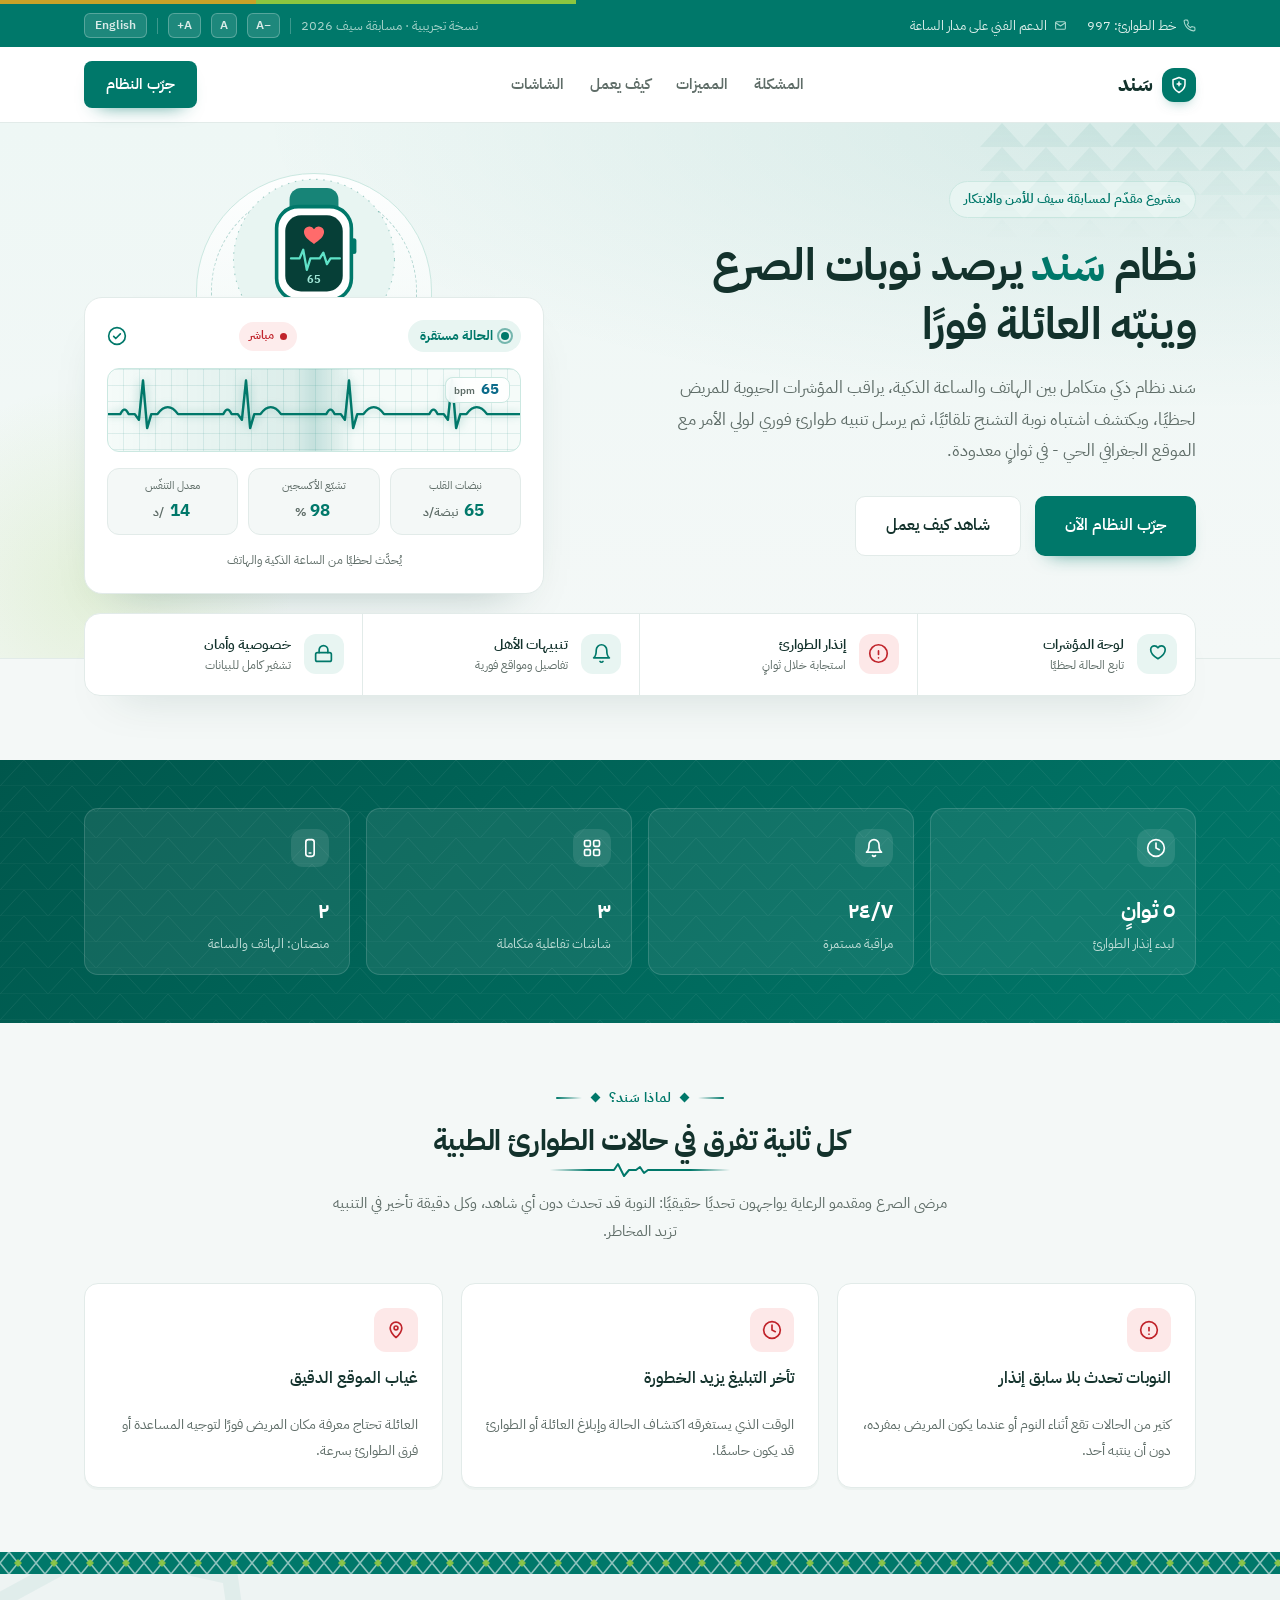
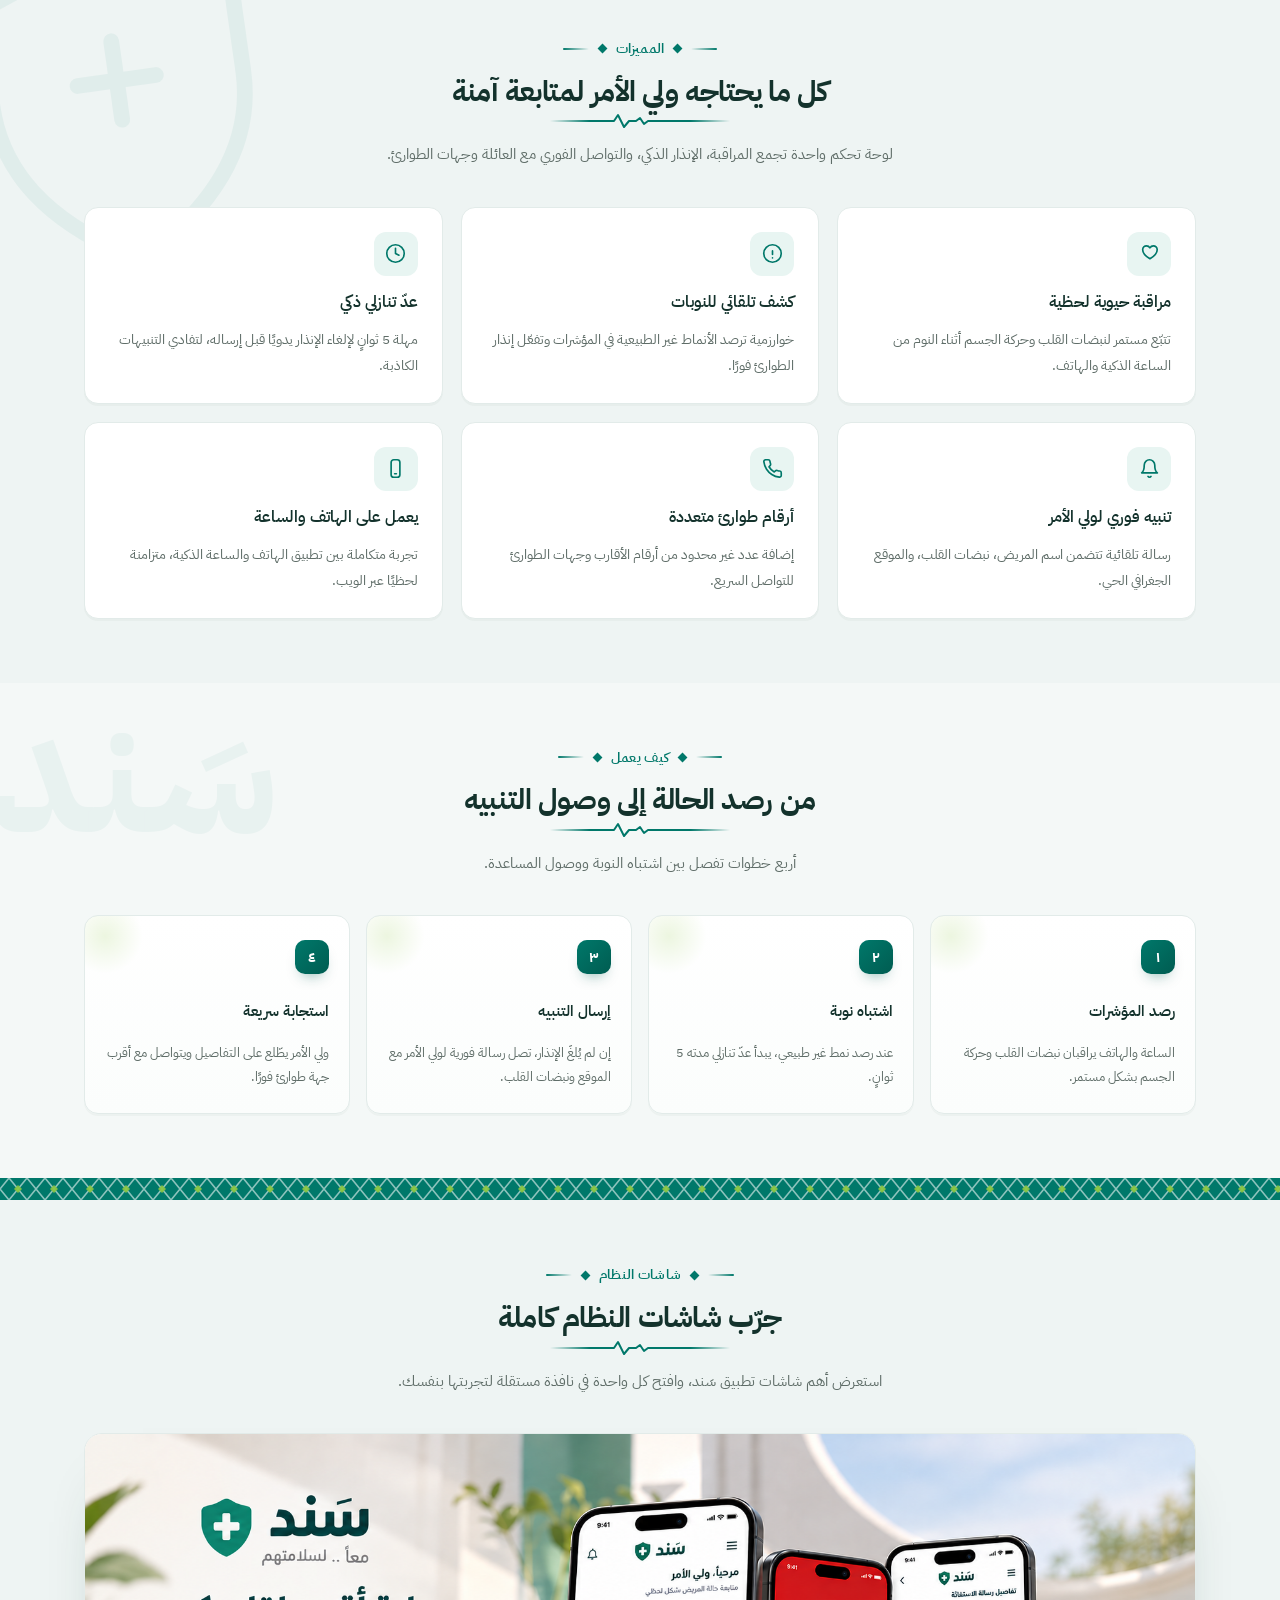
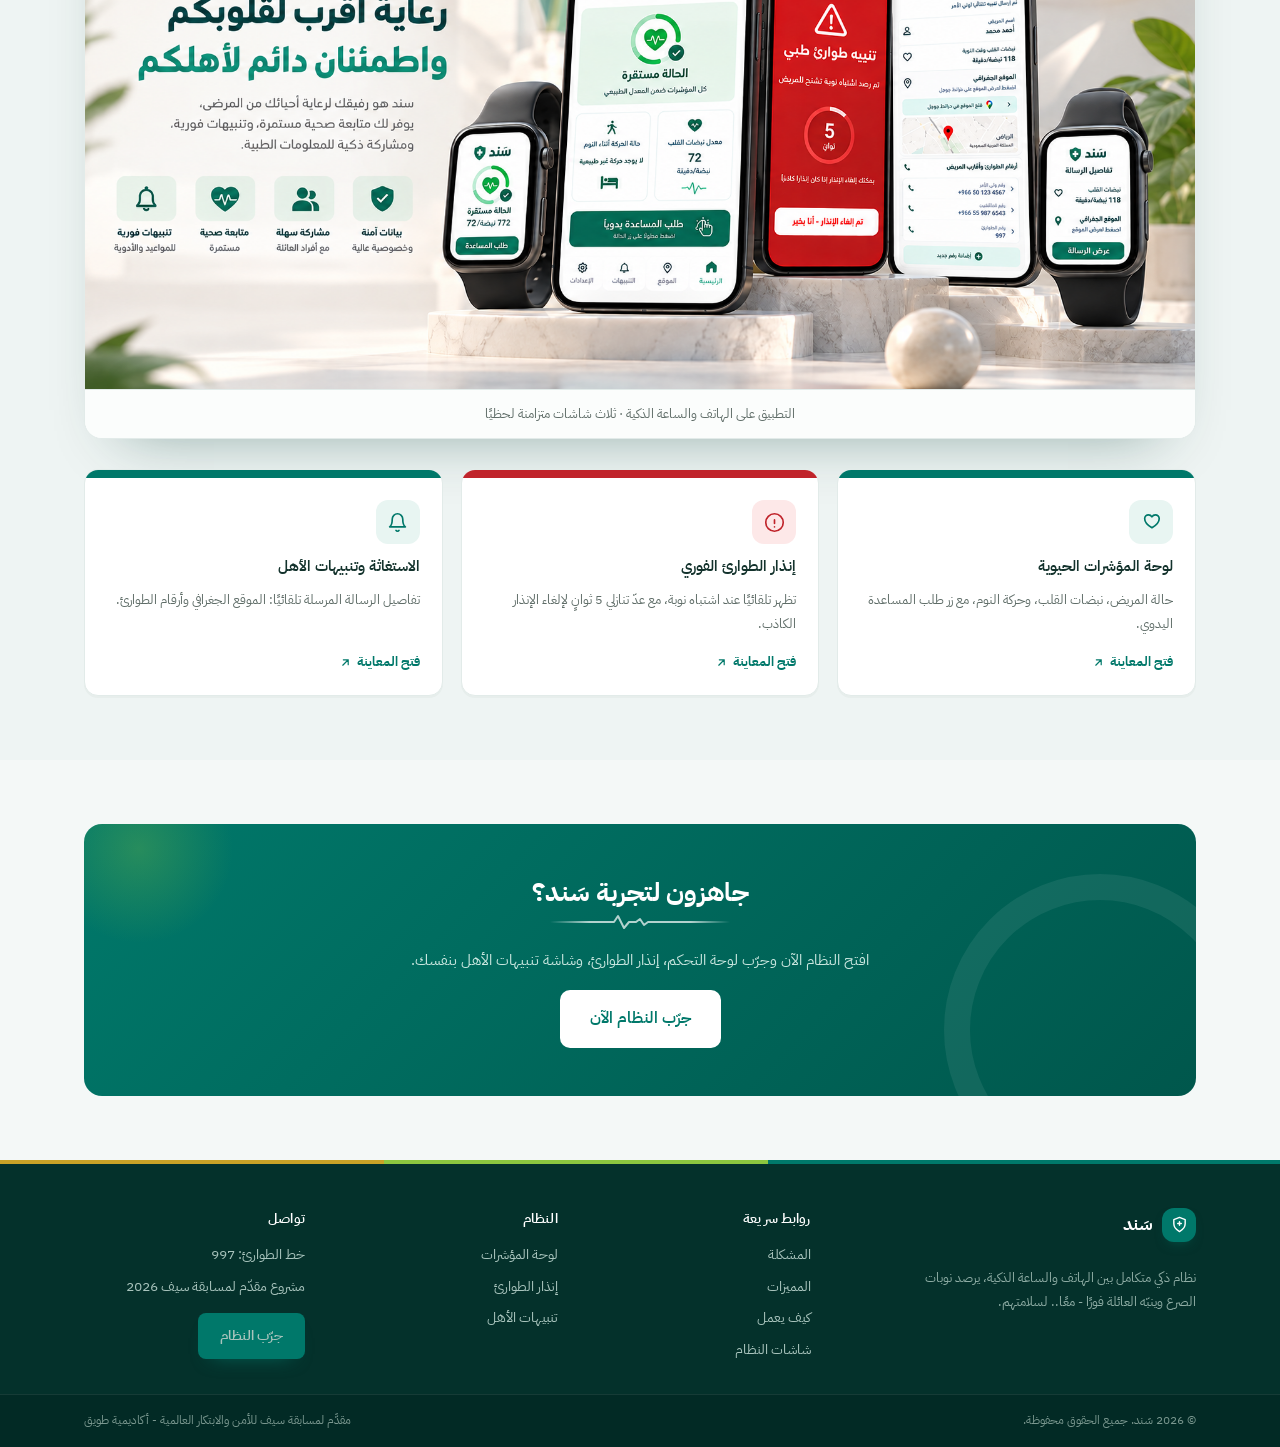
<file: index.html>
<!doctype html>
<html lang="ar" dir="rtl">
<head>
<meta charset="utf-8">
<meta name="viewport" content="width=device-width, initial-scale=1">
<title data-i18n-title="page.title_home">سَند - نظام تنبيه الطوارئ الطبي</title>
<link rel="stylesheet" href="assets/style.css">
<script defer src="assets/i18n.js"></script>
<script src="assets/api.js"></script>
</head>
<body>
<div class="brand-stripe"></div>

<div class="util-bar">
  <div class="wrap util-bar-inner">
    <div class="util-left">
      <span class="util-item">
        <svg width="13" height="13" viewBox="0 0 24 24" fill="none" stroke="currentColor" stroke-width="2" stroke-linecap="round" stroke-linejoin="round"><path d="M22 16.9v3a2 2 0 0 1-2.2 2 19.8 19.8 0 0 1-8.6-3.1 19.5 19.5 0 0 1-6-6A19.8 19.8 0 0 1 2.1 4.2 2 2 0 0 1 4.1 2h3a2 2 0 0 1 2 1.7c.1 1 .4 2 .7 2.9a2 2 0 0 1-.5 2.1L8 10a16 16 0 0 0 6 6l1.3-1.3a2 2 0 0 1 2.1-.5c.9.3 1.9.6 2.9.7a2 2 0 0 1 1.7 2Z"/></svg>
        <span data-i18n="util.emg">خط الطوارئ: 997</span>
      </span>
      <span class="util-item">
        <svg width="13" height="13" viewBox="0 0 24 24" fill="none" stroke="currentColor" stroke-width="2" stroke-linecap="round" stroke-linejoin="round"><rect x="3" y="5" width="18" height="14" rx="2"/><path d="m3 7 9 6 9-6"/></svg>
        <span data-i18n="util.support">تواصل معنا</span>
      </span>
    </div>
    <div class="util-right">
      <span class="util-note" data-i18n="util.trial_note">نسخة تجريبية &middot; مسابقة سيف 2026</span>
      <span class="util-sep"></span>
      <button class="util-btn" id="font-dec" type="button" aria-label="تصغير حجم الخط" data-i18n-attr="aria-label:aria.font_dec">&minus;A</button>
      <button class="util-btn" id="font-reset" type="button" aria-label="حجم الخط الافتراضي" data-i18n-attr="aria-label:aria.font_reset">A</button>
      <button class="util-btn" id="font-inc" type="button" aria-label="تكبير حجم الخط" data-i18n-attr="aria-label:aria.font_inc">A+</button>
      <span class="util-sep"></span>
      <a class="util-lang lang-toggle" href="#" aria-label="English">English</a>
    </div>
  </div>
</div>

<nav class="site-nav">
  <div class="nav-inner">
    <a href="index.html" class="brand">
      <div class="brand-mark">
        <svg width="18" height="18" viewBox="0 0 24 24" fill="none" stroke="#ffffff" stroke-width="2" stroke-linecap="round" stroke-linejoin="round"><path d="M12 2 4 5v6c0 5 3.4 8.4 8 11 4.6-2.6 8-6 8-11V5l-8-3Z"/><path d="M12 8v5"/><path d="M9.5 10.5h5"/></svg>
      </div>
      <span class="brand-name">سَند</span>
    </a>
    <div class="nav-links">
      <a href="#problem" data-i18n="nav.problem">المشكلة</a>
      <a href="#features" data-i18n="nav.features">المميزات</a>
      <a href="#how" data-i18n="nav.how">كيف يعمل</a>
      <a href="#showcase" data-i18n="nav.screens">الشاشات</a>
    </div>
    <div class="nav-cta">
      <a href="app/index.html" class="btn btn-primary" data-i18n="nav.try">جرّب النظام</a>
      <button class="nav-toggle" id="nav-toggle" type="button" aria-label="القائمة" data-i18n-attr="aria-label:aria.menu" aria-expanded="false" aria-controls="mobile-menu">
        <span></span><span></span><span></span>
      </button>
    </div>
  </div>
</nav>

  <div class="mobile-menu" id="mobile-menu" hidden>
    <a href="#problem" data-i18n="nav.problem">المشكلة</a>
    <a href="#features" data-i18n="nav.features">المميزات</a>
    <a href="#how" data-i18n="nav.how">كيف يعمل</a>
    <a href="#showcase" data-i18n="nav.screens">الشاشات</a>
    <a href="app/index.html" class="mm-cta" data-i18n="nav.try">جرّب النظام</a>
  </div>


<header class="hero">
  <div class="wrap hero-grid">
    <div class="hero-text">
      <span class="eyebrow" data-i18n="hero.eyebrow">مشروع مقدّم لمسابقة سيف للأمن والابتكار</span>
      <h1 class="hero-title" data-i18n-html="hero.title_html">نظام <span>سَند</span> يرصد نوبات الصرع<br>وينبّه العائلة فورًا</h1>
      <p class="hero-sub" data-i18n="hero.sub">
        سَند نظام ذكي متكامل بين الهاتف والساعة الذكية، يراقب المؤشرات الحيوية للمريض لحظيًا،
        ويكتشف اشتباه نوبة التشنج تلقائيًا، ثم يرسل تنبيه طوارئ فوري لولي الأمر مع الموقع
        الجغرافي الحي - في ثوانٍ معدودة.
      </p>
      <div class="hero-actions">
        <a href="app/index.html" class="btn btn-primary btn-lg" data-i18n="hero.cta1">جرّب النظام الآن</a>
        <a href="#how" class="btn btn-secondary btn-lg" data-i18n="hero.cta2">شاهد كيف يعمل</a>
      </div>
    </div>

    <div class="hero-visual">
      <span class="arch" aria-hidden="true"></span>
      <svg class="hero-illustration" viewBox="0 0 320 240" xmlns="http://www.w3.org/2000/svg" aria-hidden="true">
        <circle cx="160" cy="118" r="112" fill="#e8f5f2"/>
        <circle cx="160" cy="118" r="112" fill="none" stroke="#00786a" stroke-width="1.5" stroke-dasharray="2 8" opacity=".35"/>

        <!-- أقواس إشارة الإرسال -->
        <g class="sig" fill="none" stroke="#00786a" stroke-linecap="round" stroke-width="4">
          <path class="sig-1" d="M232 74a26 26 0 0 1 0 36"/>
          <path class="sig-2" d="M246 60a46 46 0 0 1 0 64"/>
          <path class="sig-3" d="M260 46a66 66 0 0 1 0 92"/>
        </g>

        <!-- سوار الساعة -->
        <rect x="126" y="18" width="68" height="46" rx="16" fill="#00786a" opacity=".9"/>
        <rect x="126" y="172" width="68" height="46" rx="16" fill="#00786a" opacity=".9"/>

        <!-- جسم الساعة -->
        <rect x="108" y="44" width="104" height="130" rx="30" fill="#ffffff" stroke="#00786a" stroke-width="5"/>
        <rect x="120" y="56" width="80" height="106" rx="22" fill="#063f37"/>
        <rect x="212" y="88" width="7" height="22" rx="3.5" fill="#00786a"/>

        <!-- شاشة الساعة: موجة + نبضة -->
        <g class="watch-wave">
          <polyline points="128,116 140,116 145,104 150,132 155,116 168,116 173,108 178,124 183,116 196,116"
            fill="none" stroke="#5fe3c8" stroke-width="3.2" stroke-linecap="round" stroke-linejoin="round"/>
        </g>
        <g class="beat" transform-origin="160 88">
          <path d="M160 96c-7-5-14-10-14-17a7.5 7.5 0 0 1 14-3.4A7.5 7.5 0 0 1 174 79c0 7-7 12-14 17Z" fill="#ff6b6b"/>
        </g>
        <text x="160" y="150" text-anchor="middle" fill="#9fe6d6" font-size="15" font-weight="700" font-family="IBM Plex Sans Arabic, sans-serif" class="watch-bpm">72</text>
      </svg>
      <div class="preview-panel">
        <div class="preview-top">
          <span class="preview-pill"><span class="pulse-dot"></span> <span data-i18n="preview.status">الحالة مستقرة</span></span>
          <span class="live-tag"><span class="live-dot"></span> <span data-i18n="preview.live">مباشر</span></span>
          <svg width="20" height="20" viewBox="0 0 24 24" fill="none" stroke="#00786a" stroke-width="2" stroke-linecap="round" stroke-linejoin="round"><circle cx="12" cy="12" r="10"/><path d="m8 12.5 2.5 2.5L16 9.5"/></svg>
        </div>

        <div class="ecg-wrap">
          <svg class="ecg" viewBox="0 0 400 100" xmlns="http://www.w3.org/2000/svg" preserveAspectRatio="none" aria-hidden="true">
            <path class="ecg-base" d="M0,55 L12,55 Q16,44 20,55 L26,55 L30,62 L34,14 L38,72 L42,55 L48,55 Q58,38 68,55 L100,55 L112,55 Q116,44 120,55 L126,55 L130,62 L134,14 L138,72 L142,55 L148,55 Q158,38 168,55 L200,55 L212,55 Q216,44 220,55 L226,55 L230,62 L234,14 L238,72 L242,55 L248,55 Q258,38 268,55 L300,55 L312,55 Q316,44 320,55 L326,55 L330,62 L334,14 L338,72 L342,55 L348,55 Q358,38 368,55 L400,55" pathLength="1000"/>
            <path class="ecg-live" d="M0,55 L12,55 Q16,44 20,55 L26,55 L30,62 L34,14 L38,72 L42,55 L48,55 Q58,38 68,55 L100,55 L112,55 Q116,44 120,55 L126,55 L130,62 L134,14 L138,72 L142,55 L148,55 Q158,38 168,55 L200,55 L212,55 Q216,44 220,55 L226,55 L230,62 L234,14 L238,72 L242,55 L248,55 Q258,38 268,55 L300,55 L312,55 Q316,44 320,55 L326,55 L330,62 L334,14 L338,72 L342,55 L348,55 Q358,38 368,55 L400,55" pathLength="1000"/>
          </svg>
          <div class="ecg-badge"><b id="ecg-bpm">72</b><span>bpm</span></div>
        </div>

        <div class="vitals-row">
          <div class="vital">
            <span class="vital-k" data-i18n="vital.hr">نبضات القلب</span>
            <span class="vital-v"><b id="metric-bpm">72</b> <span data-i18n="vital.hr_unit">نبضة/د</span></span>
          </div>
          <div class="vital">
            <span class="vital-k" data-i18n="vital.spo2">تشبّع الأكسجين</span>
            <span class="vital-v"><b id="spo2">98</b>%</span>
          </div>
          <div class="vital">
            <span class="vital-k" data-i18n="vital.resp">معدل التنفّس</span>
            <span class="vital-v"><b id="resp">16</b> <span data-i18n="vital.resp_unit">/د</span></span>
          </div>
        </div>

        <div class="preview-note" data-i18n="preview.note">يُحدَّث لحظيًا من الساعة الذكية والهاتف</div>
      </div>
    </div>
  </div>
</header>

<div class="wrap">
  <div class="quick-actions">
    <a href="app/index.html" class="quick-action">
      <div class="quick-icon" style="background:var(--teal-light);">
        <svg width="21" height="21" viewBox="0 0 24 24" fill="none" stroke="#00786a" stroke-width="1.9" stroke-linecap="round" stroke-linejoin="round"><path d="M20.8 7.6c0-2.5-2-4.3-4.4-4.3-1.7 0-3.1.9-3.9 2.2-.8-1.3-2.2-2.2-3.9-2.2-2.4 0-4.4 1.8-4.4 4.3 0 5.4 8.3 10.4 8.3 10.4s8.3-5 8.3-10.4Z"/></svg>
      </div>
      <div>
        <h4 data-i18n="qa.dash_t">لوحة المؤشرات</h4>
        <p data-i18n="qa.dash_s">تابع الحالة لحظيًا</p>
      </div>
    </a>
    <a href="app/emergency.html" class="quick-action">
      <div class="quick-icon" style="background:#fde8e8;">
        <svg width="21" height="21" viewBox="0 0 24 24" fill="none" stroke="#c0242b" stroke-width="1.9" stroke-linecap="round" stroke-linejoin="round"><path d="M12 9v4"/><path d="M12 17h.01"/><circle cx="12" cy="12" r="10"/></svg>
      </div>
      <div>
        <h4 data-i18n="qa.emg_t">إنذار الطوارئ</h4>
        <p data-i18n="qa.emg_s">استجابة خلال ثوانٍ</p>
      </div>
    </a>
    <a href="app/details.html" class="quick-action">
      <div class="quick-icon" style="background:var(--teal-light);">
        <svg width="21" height="21" viewBox="0 0 24 24" fill="none" stroke="#00786a" stroke-width="1.9" stroke-linecap="round" stroke-linejoin="round"><path d="M18 8a6 6 0 0 0-12 0c0 7-3 9-3 9h18s-3-2-3-9"/><path d="M13.73 21a2 2 0 0 1-3.46 0"/></svg>
      </div>
      <div>
        <h4 data-i18n="qa.alert_t">تنبيهات الأهل</h4>
        <p data-i18n="qa.alert_s">تفاصيل ومواقع فورية</p>
      </div>
    </a>
    <a href="tel:997" class="quick-action">
      <div class="quick-icon" style="background:var(--teal-light);">
        <svg width="21" height="21" viewBox="0 0 24 24" fill="none" stroke="#00786a" stroke-width="1.9" stroke-linecap="round" stroke-linejoin="round"><rect x="3" y="11" width="18" height="10" rx="2"/><path d="M7 11V8a5 5 0 0 1 10 0v3"/></svg>
      </div>
      <div>
        <h4 data-i18n="qa.priv_t">خصوصية وأمان</h4>
        <p data-i18n="qa.priv_s">تشفير كامل للبيانات</p>
      </div>
    </a>
  </div>
</div>

<section class="stats-band">
  <div class="wrap stats-band-inner">
    <div class="stat-card-dark">
      <div class="stat-card-dark-icon">
        <svg width="20" height="20" viewBox="0 0 24 24" fill="none" stroke="#fff" stroke-width="2" stroke-linecap="round" stroke-linejoin="round"><circle cx="12" cy="12" r="10"/><path d="M12 6v6l4 2"/></svg>
      </div>
      <b data-i18n="stats.s1n">٥ ثوانٍ</b><span data-i18n="stats.s1l">لبدء إنذار الطوارئ</span>
    </div>
    <div class="stat-card-dark">
      <div class="stat-card-dark-icon">
        <svg width="20" height="20" viewBox="0 0 24 24" fill="none" stroke="#fff" stroke-width="2" stroke-linecap="round" stroke-linejoin="round"><path d="M18 8a6 6 0 0 0-12 0c0 7-3 9-3 9h18s-3-2-3-9"/><path d="M13.73 21a2 2 0 0 1-3.46 0"/></svg>
      </div>
      <b data-i18n="stats.s2n">٢٤/٧</b><span data-i18n="stats.s2l">مراقبة مستمرة</span>
    </div>
    <div class="stat-card-dark">
      <div class="stat-card-dark-icon">
        <svg width="20" height="20" viewBox="0 0 24 24" fill="none" stroke="#fff" stroke-width="2" stroke-linecap="round" stroke-linejoin="round"><rect x="3" y="3" width="7" height="7" rx="1.5"/><rect x="14" y="3" width="7" height="7" rx="1.5"/><rect x="3" y="14" width="7" height="7" rx="1.5"/><rect x="14" y="14" width="7" height="7" rx="1.5"/></svg>
      </div>
      <b data-i18n="stats.s3n">٣</b><span data-i18n="stats.s3l">شاشات تفاعلية متكاملة</span>
    </div>
    <div class="stat-card-dark">
      <div class="stat-card-dark-icon">
        <svg width="20" height="20" viewBox="0 0 24 24" fill="none" stroke="#fff" stroke-width="2" stroke-linecap="round" stroke-linejoin="round"><rect x="7" y="2" width="10" height="20" rx="3"/><path d="M11 18h2"/></svg>
      </div>
      <b data-i18n="stats.s4n">٢</b><span data-i18n="stats.s4l">منصتان: الهاتف والساعة</span>
    </div>
  </div>
</section>

<section class="section" id="problem">
  <div class="wrap">
    <div class="section-head">
      <div class="section-eyebrow"><span class="diamond-mark"></span><span data-i18n="why.eyebrow">لماذا سَند؟</span><span class="diamond-mark"></span></div>
      <h2 class="section-title" data-i18n="problem.title">كل ثانية تفرق في حالات الطوارئ الطبية</h2>
      <p class="section-sub" data-i18n="problem.sub">مرضى الصرع ومقدمو الرعاية يواجهون تحديًا حقيقيًا: النوبة قد تحدث دون أي شاهد، وكل دقيقة تأخير في التنبيه تزيد المخاطر.</p>
    </div>
    <div class="problem-grid">
      <div class="problem-card">
        <div class="problem-icon">
          <svg width="20" height="20" viewBox="0 0 24 24" fill="none" stroke="#c0242b" stroke-width="2" stroke-linecap="round" stroke-linejoin="round"><path d="M12 9v4"/><path d="M12 17h.01"/><circle cx="12" cy="12" r="10"/></svg>
        </div>
        <h3 data-i18n="problem.c1t">النوبات تحدث بلا سابق إنذار</h3>
        <p data-i18n="problem.c1b">كثير من الحالات تقع أثناء النوم أو عندما يكون المريض بمفرده، دون أن ينتبه أحد.</p>
      </div>
      <div class="problem-card">
        <div class="problem-icon">
          <svg width="20" height="20" viewBox="0 0 24 24" fill="none" stroke="#c0242b" stroke-width="2" stroke-linecap="round" stroke-linejoin="round"><circle cx="12" cy="12" r="10"/><path d="M12 6v6l4 2"/></svg>
        </div>
        <h3 data-i18n="problem.c2t">تأخر التبليغ يزيد الخطورة</h3>
        <p data-i18n="problem.c2b">الوقت الذي يستغرقه اكتشاف الحالة وإبلاغ العائلة أو الطوارئ قد يكون حاسمًا.</p>
      </div>
      <div class="problem-card">
        <div class="problem-icon">
          <svg width="20" height="20" viewBox="0 0 24 24" fill="none" stroke="#c0242b" stroke-width="2" stroke-linecap="round" stroke-linejoin="round"><path d="M12 21s-7-6.1-7-11.5A7 7 0 0 1 19 9.5C19 14.9 12 21 12 21Z"/><circle cx="12" cy="9.5" r="2.3"/></svg>
        </div>
        <h3 data-i18n="problem.c3t">غياب الموقع الدقيق</h3>
        <p data-i18n="problem.c3b">العائلة تحتاج معرفة مكان المريض فورًا لتوجيه المساعدة أو فرق الطوارئ بسرعة.</p>
      </div>
    </div>
  </div>
</section>

<div class="sadu-divider" aria-hidden="true"></div>
<section class="section alt-bg watermark-section" id="features">
  <svg class="section-watermark" width="380" height="380" viewBox="0 0 24 24" fill="none" stroke="#00786a" stroke-width="1" stroke-linecap="round" stroke-linejoin="round"><path d="M12 2 4 5v6c0 5 3.4 8.4 8 11 4.6-2.6 8-6 8-11V5l-8-3Z"/><path d="M12 8v5"/><path d="M9.5 10.5h5"/></svg>
  <div class="wrap" style="position:relative;">
    <div class="section-head">
      <div class="section-eyebrow"><span class="diamond-mark"></span><span data-i18n="features.eyebrow">المميزات</span><span class="diamond-mark"></span></div>
      <h2 class="section-title" data-i18n="features.title">كل ما يحتاجه ولي الأمر لمتابعة آمنة</h2>
      <p class="section-sub" data-i18n="features.sub">لوحة تحكم واحدة تجمع المراقبة، الإنذار الذكي، والتواصل الفوري مع العائلة وجهات الطوارئ.</p>
    </div>
    <div class="feature-grid">
      <div class="feature-card">
        <div class="feature-icon">
          <svg width="21" height="21" viewBox="0 0 24 24" fill="none" stroke="#00786a" stroke-width="1.9" stroke-linecap="round" stroke-linejoin="round"><path d="M20.8 7.6c0-2.5-2-4.3-4.4-4.3-1.7 0-3.1.9-3.9 2.2-.8-1.3-2.2-2.2-3.9-2.2-2.4 0-4.4 1.8-4.4 4.3 0 5.4 8.3 10.4 8.3 10.4s8.3-5 8.3-10.4Z"/></svg>
        </div>
        <h3 data-i18n="features.f1t">مراقبة حيوية لحظية</h3>
        <p data-i18n="features.f1b">تتبّع مستمر لنبضات القلب وحركة الجسم أثناء النوم من الساعة الذكية والهاتف.</p>
      </div>
      <div class="feature-card">
        <div class="feature-icon">
          <svg width="21" height="21" viewBox="0 0 24 24" fill="none" stroke="#00786a" stroke-width="1.9" stroke-linecap="round" stroke-linejoin="round"><path d="M12 9v4"/><path d="M12 17h.01"/><circle cx="12" cy="12" r="10"/></svg>
        </div>
        <h3 data-i18n="features.f2t">كشف تلقائي للنوبات</h3>
        <p data-i18n="features.f2b">خوارزمية ترصد الأنماط غير الطبيعية في المؤشرات وتفعّل إنذار الطوارئ فورًا.</p>
      </div>
      <div class="feature-card">
        <div class="feature-icon">
          <svg width="21" height="21" viewBox="0 0 24 24" fill="none" stroke="#00786a" stroke-width="1.9" stroke-linecap="round" stroke-linejoin="round"><circle cx="12" cy="12" r="10"/><path d="M12 6v6l4 2"/></svg>
        </div>
        <h3 data-i18n="features.f3t">عدّ تنازلي ذكي</h3>
        <p data-i18n="features.f3b">مهلة 5 ثوانٍ لإلغاء الإنذار يدويًا قبل إرساله، لتفادي التنبيهات الكاذبة.</p>
      </div>
      <div class="feature-card">
        <div class="feature-icon">
          <svg width="21" height="21" viewBox="0 0 24 24" fill="none" stroke="#00786a" stroke-width="1.9" stroke-linecap="round" stroke-linejoin="round"><path d="M18 8a6 6 0 0 0-12 0c0 7-3 9-3 9h18s-3-2-3-9"/><path d="M13.73 21a2 2 0 0 1-3.46 0"/></svg>
        </div>
        <h3 data-i18n="features.f4t">تنبيه فوري لولي الأمر</h3>
        <p data-i18n="features.f4b">رسالة تلقائية تتضمن اسم المريض، نبضات القلب، والموقع الجغرافي الحي.</p>
      </div>
      <div class="feature-card">
        <div class="feature-icon">
          <svg width="21" height="21" viewBox="0 0 24 24" fill="none" stroke="#00786a" stroke-width="1.9" stroke-linecap="round" stroke-linejoin="round"><path d="M22 16.9v3a2 2 0 0 1-2.2 2 19.8 19.8 0 0 1-8.6-3.1 19.5 19.5 0 0 1-6-6A19.8 19.8 0 0 1 2.1 4.2 2 2 0 0 1 4.1 2h3a2 2 0 0 1 2 1.7c.1 1 .4 2 .7 2.9a2 2 0 0 1-.5 2.1L8 10a16 16 0 0 0 6 6l1.3-1.3a2 2 0 0 1 2.1-.5c.9.3 1.9.6 2.9.7a2 2 0 0 1 1.7 2Z"/></svg>
        </div>
        <h3 data-i18n="features.f5t">أرقام طوارئ متعددة</h3>
        <p data-i18n="features.f5b">إضافة عدد غير محدود من أرقام الأقارب وجهات الطوارئ للتواصل السريع.</p>
      </div>
      <div class="feature-card">
        <div class="feature-icon">
          <svg width="21" height="21" viewBox="0 0 24 24" fill="none" stroke="#00786a" stroke-width="1.9" stroke-linecap="round" stroke-linejoin="round"><rect x="7" y="2" width="10" height="20" rx="3"/><path d="M11 18h2"/></svg>
        </div>
        <h3 data-i18n="features.f6t">يعمل على الهاتف والساعة</h3>
        <p data-i18n="features.f6b">تجربة متكاملة بين تطبيق الهاتف والساعة الذكية، متزامنة لحظيًا عبر الويب.</p>
      </div>
    </div>
  </div>
</section>

<section class="section how-section" id="how">
  <span class="ghost-word" aria-hidden="true">سَند</span>
  <div class="wrap">
    <div class="section-head">
      <div class="section-eyebrow"><span class="diamond-mark"></span><span data-i18n="how.eyebrow">كيف يعمل</span><span class="diamond-mark"></span></div>
      <h2 class="section-title" data-i18n="how.title">من رصد الحالة إلى وصول التنبيه</h2>
      <p class="section-sub" data-i18n="how.sub">أربع خطوات تفصل بين اشتباه النوبة ووصول المساعدة.</p>
    </div>
    <div class="steps">
      <div class="step">
        <div class="step-num" data-i18n="how.step1">١</div>
        <h3 data-i18n="how.s1t">رصد المؤشرات</h3>
        <p data-i18n="how.s1b">الساعة والهاتف يراقبان نبضات القلب وحركة الجسم بشكل مستمر.</p>
      </div>
      <div class="step">
        <div class="step-num" data-i18n="how.step2">٢</div>
        <h3 data-i18n="how.s2t">اشتباه نوبة</h3>
        <p data-i18n="how.s2b">عند رصد نمط غير طبيعي، يبدأ عدّ تنازلي مدته 5 ثوانٍ.</p>
      </div>
      <div class="step">
        <div class="step-num" data-i18n="how.step3">٣</div>
        <h3 data-i18n="how.s3t">إرسال التنبيه</h3>
        <p data-i18n="how.s3b">إن لم يُلغَ الإنذار، تصل رسالة فورية لولي الأمر مع الموقع ونبضات القلب.</p>
      </div>
      <div class="step">
        <div class="step-num" data-i18n="how.step4">٤</div>
        <h3 data-i18n="how.s4t">استجابة سريعة</h3>
        <p data-i18n="how.s4b">ولي الأمر يطّلع على التفاصيل ويتواصل مع أقرب جهة طوارئ فورًا.</p>
      </div>
    </div>
  </div>
</section>

<div class="sadu-divider" aria-hidden="true"></div>
<section class="section alt-bg" id="showcase">
  <div class="wrap">
    <div class="section-head">
      <div class="section-eyebrow"><span class="diamond-mark"></span><span data-i18n="showcase.eyebrow">شاشات النظام</span><span class="diamond-mark"></span></div>
      <h2 class="section-title" data-i18n="showcase.title">جرّب شاشات النظام كاملة</h2>
      <p class="section-sub" data-i18n="showcase.sub">استعرض أهم شاشات تطبيق سَند، وافتح كل واحدة في نافذة مستقلة لتجربتها بنفسك.</p>
    </div>
    <figure class="mockup">
      <img src="assets/img/sanad-screens.png"
           alt="شاشات تطبيق سَند على الهاتف والساعة الذكية: لوحة المؤشرات، إنذار الطوارئ، وتفاصيل الاستغاثة"
           data-i18n-attr="alt:showcase.mockup_alt"
           loading="lazy" width="1536" height="1024">
      <figcaption data-i18n="showcase.mockup_caption">التطبيق على الهاتف والساعة الذكية &middot; ثلاث شاشات متزامنة لحظيًا</figcaption>
    </figure>

    <div class="showcase-grid">
      <div class="preview-card">
        <div class="preview-card-top" style="background:#00786a;"></div>
        <div class="preview-card-body">
          <div class="preview-card-icon" style="background:var(--teal-light);">
            <svg width="21" height="21" viewBox="0 0 24 24" fill="none" stroke="#00786a" stroke-width="1.9" stroke-linecap="round" stroke-linejoin="round"><path d="M20.8 7.6c0-2.5-2-4.3-4.4-4.3-1.7 0-3.1.9-3.9 2.2-.8-1.3-2.2-2.2-3.9-2.2-2.4 0-4.4 1.8-4.4 4.3 0 5.4 8.3 10.4 8.3 10.4s8.3-5 8.3-10.4Z"/></svg>
          </div>
          <h4 data-i18n="showcase.c1t">لوحة المؤشرات الحيوية</h4>
          <p data-i18n="showcase.c1b">حالة المريض، نبضات القلب، وحركة النوم، مع زر طلب المساعدة اليدوي.</p>
          <a href="app/index.html" target="_blank" rel="noopener" class="preview-card-link">
            <span data-i18n="showcase.open">فتح المعاينة</span>
            <svg width="13" height="13" viewBox="0 0 24 24" fill="none" stroke="#00786a" stroke-width="2.2" stroke-linecap="round" stroke-linejoin="round"><path d="M7 17 17 7M8 7h9v9"/></svg>
          </a>
        </div>
      </div>

      <div class="preview-card">
        <div class="preview-card-top" style="background:#c0242b;"></div>
        <div class="preview-card-body">
          <div class="preview-card-icon" style="background:#fde8e8;">
            <svg width="21" height="21" viewBox="0 0 24 24" fill="none" stroke="#c0242b" stroke-width="1.9" stroke-linecap="round" stroke-linejoin="round"><path d="M12 9v4"/><path d="M12 17h.01"/><circle cx="12" cy="12" r="10"/></svg>
          </div>
          <h4 data-i18n="showcase.c2t">إنذار الطوارئ الفوري</h4>
          <p data-i18n="showcase.c2b">تظهر تلقائيًا عند اشتباه نوبة، مع عدّ تنازلي 5 ثوانٍ لإلغاء الإنذار الكاذب.</p>
          <a href="app/emergency.html" target="_blank" rel="noopener" class="preview-card-link">
            <span data-i18n="showcase.open">فتح المعاينة</span>
            <svg width="13" height="13" viewBox="0 0 24 24" fill="none" stroke="#00786a" stroke-width="2.2" stroke-linecap="round" stroke-linejoin="round"><path d="M7 17 17 7M8 7h9v9"/></svg>
          </a>
        </div>
      </div>

      <div class="preview-card">
        <div class="preview-card-top" style="background:#00786a;"></div>
        <div class="preview-card-body">
          <div class="preview-card-icon" style="background:var(--teal-light);">
            <svg width="21" height="21" viewBox="0 0 24 24" fill="none" stroke="#00786a" stroke-width="1.9" stroke-linecap="round" stroke-linejoin="round"><path d="M18 8a6 6 0 0 0-12 0c0 7-3 9-3 9h18s-3-2-3-9"/><path d="M13.73 21a2 2 0 0 1-3.46 0"/></svg>
          </div>
          <h4 data-i18n="showcase.c3t">الاستغاثة وتنبيهات الأهل</h4>
          <p data-i18n="showcase.c3b">تفاصيل الرسالة المرسلة تلقائيًا: الموقع الجغرافي وأرقام الطوارئ.</p>
          <a href="app/details.html" target="_blank" rel="noopener" class="preview-card-link">
            <span data-i18n="showcase.open">فتح المعاينة</span>
            <svg width="13" height="13" viewBox="0 0 24 24" fill="none" stroke="#00786a" stroke-width="2.2" stroke-linecap="round" stroke-linejoin="round"><path d="M7 17 17 7M8 7h9v9"/></svg>
          </a>
        </div>
      </div>
    </div>
  </div>
</section>

<section class="section">
  <div class="wrap">
    <div class="cta-section">
      <h2 data-i18n="cta.title">جاهزون لتجربة سَند؟</h2>
      <p data-i18n="cta.sub">افتح النظام الآن وجرّب لوحة التحكم، إنذار الطوارئ، وشاشة تنبيهات الأهل بنفسك.</p>
      <a href="app/index.html" class="btn btn-secondary btn-lg" data-i18n="hero.cta1">جرّب النظام الآن</a>
    </div>
  </div>
</section>

<footer class="site-footer">
  <div class="wrap footer-grid">

    <div class="footer-col footer-brand">
      <div class="brand">
        <div class="brand-mark">
          <svg width="17" height="17" viewBox="0 0 24 24" fill="none" stroke="#ffffff" stroke-width="2" stroke-linecap="round" stroke-linejoin="round"><path d="M12 2 4 5v6c0 5 3.4 8.4 8 11 4.6-2.6 8-6 8-11V5l-8-3Z"/><path d="M12 8v5"/><path d="M9.5 10.5h5"/></svg>
        </div>
        <span class="brand-name" style="font-size:18px;color:#fff;">سَند</span>
      </div>
      <p data-i18n="footer.about">نظام ذكي متكامل بين الهاتف والساعة الذكية، يرصد نوبات الصرع وينبّه العائلة فورًا - معًا.. لسلامتهم.</p>
    </div>

    <div class="footer-col">
      <h5 data-i18n="footer.links">روابط سريعة</h5>
      <a href="#problem" data-i18n="nav.problem">المشكلة</a>
      <a href="#features" data-i18n="nav.features">المميزات</a>
      <a href="#how" data-i18n="nav.how">كيف يعمل</a>
      <a href="#showcase" data-i18n="showcase.eyebrow">شاشات النظام</a>
    </div>

    <div class="footer-col">
      <h5 data-i18n="footer.system">النظام</h5>
      <a href="app/index.html" data-i18n="qa.dash_t">لوحة المؤشرات</a>
      <a href="app/emergency.html" data-i18n="qa.emg_t">إنذار الطوارئ</a>
      <a href="app/details.html" data-i18n="qa.alert_t">تنبيهات الأهل</a>
    </div>

    <div class="footer-col">
      <h5 data-i18n="footer.contact">تواصل</h5>
      <span class="footer-static" data-i18n="footer.emg_line">خط الطوارئ: 997</span>
      <span class="footer-static" data-i18n="footer.comp">مشروع مقدّم لمسابقة سيف 2026</span>
      <a href="app/index.html" class="btn btn-primary" style="margin-top:6px;width:fit-content;" data-i18n="nav.try">جرّب النظام</a>
    </div>

  </div>

  <div class="footer-bottom">
    <div class="wrap footer-bottom-inner">
      <span data-i18n="footer.copyright">&copy; 2026 سَند. جميع الحقوق محفوظة.</span>
      <span data-i18n="footer.academy">مقدَّم لمسابقة سيف للأمن والابتكار العالمية - أكاديمية طويق</span>
    </div>
  </div>
</footer>

<script>
  /* قراءات حيّة كجهاز مراقبة حقيقي: نوم، راحة، نشاط، مجهود */
  (function(){
    if(window.matchMedia&&window.matchMedia('(prefers-reduced-motion: reduce)').matches) return;
    function g(id){return document.getElementById(id);}
    var bpmEls=['ecg-bpm','metric-bpm'].map(g).filter(Boolean);
    var watch=document.querySelector('.watch-bpm');
    var badge=document.querySelector('.ecg-badge');
    var spo2=g('spo2'), resp=g('resp');
    var root=document.documentElement;

    /* حالات فسيولوجية يتنقل بينها المؤشر، كما في جهاز مراقبة حقيقي */
    var states=[
      {bpm:54,resp:12,o2:98},   /* نوم عميق */
      {bpm:66,resp:14,o2:98},   /* راحة */
      {bpm:78,resp:16,o2:97},   /* يقظة */
      {bpm:95,resp:19,o2:96},   /* حركة */
      {bpm:118,resp:23,o2:95}   /* مجهود */
    ];
    var target=states[2], bpm=72, r=16, o=98, prev=72, hold=0;

    setInterval(function(){
      if(--hold<=0){ target=states[Math.floor(Math.random()*states.length)]; hold=6+Math.floor(Math.random()*8); }
      bpm+=(target.bpm-bpm)*0.18+(Math.random()-0.5)*2.4;
      r +=(target.resp-r)*0.18+(Math.random()-0.5)*0.5;
      o +=(target.o2-o)*0.18+(Math.random()-0.5)*0.3;
      var b=Math.max(48,Math.min(132,Math.round(bpm)));

      bpmEls.forEach(function(el){el.textContent=b;});
      if(watch) watch.textContent=b;
      if(resp) resp.textContent=Math.round(r);
      if(spo2) spo2.textContent=Math.round(o);
      /* إيقاع كل الحركات يتبع النبض الفعلي */
      root.style.setProperty('--beat',(60/b).toFixed(2)+'s');
      if(badge){
        badge.classList.remove('up','down','high','low');
        if(b>prev) badge.classList.add('up'); else if(b<prev) badge.classList.add('down');
        if(b>=110) badge.classList.add('high'); else if(b<=58) badge.classList.add('low');
      }
      prev=b;
    },850);
  })();
</script>
<script>
  (function(){
    var r=document.documentElement,step=0;
    function apply(){r.style.fontSize=(100+step*7.5)+'%';}
    document.getElementById('font-inc').onclick=function(){if(step<2){step++;apply();}};
    document.getElementById('font-dec').onclick=function(){if(step>-1){step--;apply();}};
    document.getElementById('font-reset').onclick=function(){step=0;apply();};
  })();
</script>
<script>
  /* قائمة الجوال في الصفحة الرئيسية */
  (function(){
    var btn=document.getElementById('nav-toggle'), menu=document.getElementById('mobile-menu');
    if(!btn||!menu) return;
    function set(open){
      menu.hidden=!open;
      btn.classList.toggle('open',open);
      btn.setAttribute('aria-expanded',open?'true':'false');
    }
    btn.addEventListener('click',function(){set(menu.hidden);});
    menu.addEventListener('click',function(e){if(e.target.closest('a'))set(false);});
    window.addEventListener('resize',function(){if(window.innerWidth>860)set(false);});
    document.addEventListener('keydown',function(e){if(e.key==='Escape')set(false);});
  })();
</script>
</body>
</html>
</file>
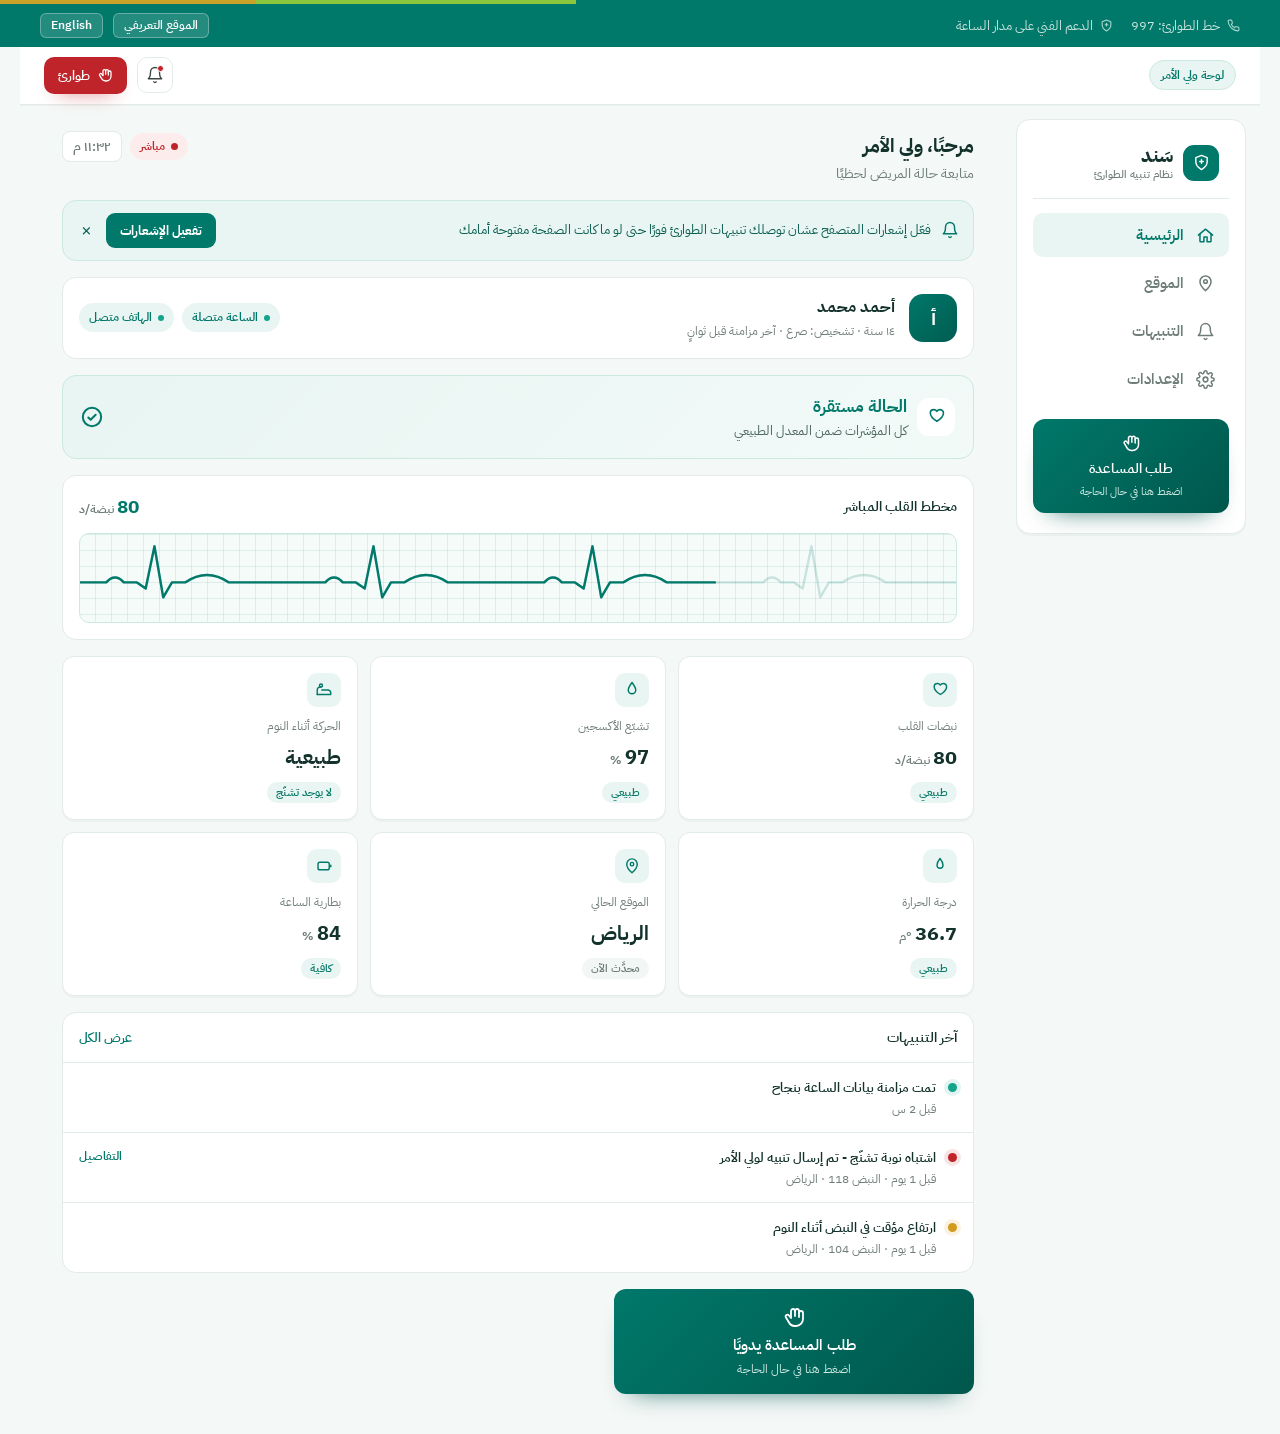
<file: app/index.html>
<!doctype html>
<html lang="ar" dir="rtl">
<head>
<meta charset="utf-8">
<meta name="viewport" content="width=device-width, initial-scale=1">
<title data-i18n-title="page.title_dash">سَند - الشاشة الرئيسية</title>
<link rel="stylesheet" href="assets/style.css">
<script defer src="../assets/i18n.js"></script>
<script src="../assets/api.js"></script>
</head>
<body>
<div class="brand-stripe"></div>

<div class="util-bar">
  <div class="util-bar-inner">
    <div class="util-left">
      <a class="util-item" href="tel:997"><svg width="13" height="13" viewBox="0 0 24 24" fill="none" stroke="currentColor" stroke-width="2" stroke-linecap="round" stroke-linejoin="round"><path d="M22 16.9v3a2 2 0 0 1-2.2 2 19.8 19.8 0 0 1-8.6-3.1 19.5 19.5 0 0 1-6-6A19.8 19.8 0 0 1 2.1 4.2 2 2 0 0 1 4.1 2h3a2 2 0 0 1 2 1.7c.1 1 .4 2 .7 2.9a2 2 0 0 1-.5 2.1L8 10a16 16 0 0 0 6 6l1.3-1.3a2 2 0 0 1 2.1-.5c.9.3 1.9.6 2.9.7a2 2 0 0 1 1.7 2Z"/></svg> <span data-i18n="util.emg">خط الطوارئ: 997</span></a>
      <span class="util-item util-hide-sm"><svg width="13" height="13" viewBox="0 0 24 24" fill="none" stroke="currentColor" stroke-width="2" stroke-linecap="round" stroke-linejoin="round"><path d="M12 2 4 5v6c0 5 3.4 8.4 8 11 4.6-2.6 8-6 8-11V5l-8-3Z"/><path d="M12 8v5"/><path d="M9.5 10.5h5"/></svg> <span data-i18n="util.support">الدعم الفني على مدار الساعة</span></span>
    </div>
    <div class="util-right">
      <a class="util-lang" href="../index.html" data-i18n="util.about_link">الموقع التعريفي</a>
      <button type="button" class="util-lang lang-toggle">English</button>
    </div>
  </div>
</div>
<div class="app-shell">

  <header class="app-header">
    <div class="app-header-inner">
      <div class="app-header-start">
        <button class="icon-btn menu-only" id="menu-btn" type="button" aria-label="القائمة" data-i18n-attr="aria-label:aria.menu" aria-expanded="false">
          <svg width="18" height="18" viewBox="0 0 24 24" fill="none" stroke-width="1.8" stroke-linecap="round"><path d="M4 6h16M4 12h16M4 18h16"/></svg>
        </button>
        
        <span class="app-badge" data-i18n="app.badge">لوحة ولي الأمر</span>
      </div>

      <div class="app-header-end">
        <a href="details.html" class="icon-btn has-badge" aria-label="التنبيهات" data-i18n-attr="aria-label:aria.notifications">
          <svg width="18" height="18" viewBox="0 0 24 24" fill="none" stroke-width="1.8" stroke-linecap="round" stroke-linejoin="round"><path d="M18 8a6 6 0 0 0-12 0c0 7-3 9-3 9h18s-3-2-3-9"/><path d="M13.73 21a2 2 0 0 1-3.46 0"/></svg>
          <span class="dot-badge"></span>
        </a>
        <a href="emergency.html" class="btn-emg">
          <svg width="16" height="16" viewBox="0 0 24 24" fill="none" stroke="#ffffff" stroke-width="1.9" stroke-linecap="round" stroke-linejoin="round"><path d="M9 12V6a2 2 0 1 1 4 0v5"/><path d="M13 6a2 2 0 1 1 4 0v6"/><path d="M17 8a2 2 0 1 1 4 0v6a7 7 0 0 1-7 7h-1a7 7 0 0 1-6.3-4L4 12.5a1.8 1.8 0 0 1 3-2L9 13"/></svg>
          <span data-i18n="app.emg_btn">طوارئ</span>
        </a>
      </div>
    </div>
  </header>

  <div class="drawer-scrim" id="scrim"></div>

  <div class="app-body">

    <aside class="sidebar">
      <a href="../index.html" class="side-brand" aria-label="الصفحة التعريفية" data-i18n-attr="aria-label:aria.about">
        <div class="brand-mark"><svg width="17" height="17" viewBox="0 0 24 24" fill="none" stroke="#ffffff" stroke-width="2" stroke-linecap="round" stroke-linejoin="round"><path d="M12 2 4 5v6c0 5 3.4 8.4 8 11 4.6-2.6 8-6 8-11V5l-8-3Z"/><path d="M12 8v5"/><path d="M9.5 10.5h5"/></svg></div>
        <div class="side-brand-text">
          <span class="brand-name">سَند</span>
          <span class="side-brand-sub" data-i18n="side.tagline">نظام تنبيه الطوارئ</span>
        </div>
      </a>

      <nav class="side-nav">
        <a href="index.html" class="side-link active"><svg width="19" height="19" viewBox="0 0 24 24" fill="none" stroke-width="1.9" stroke-linecap="round" stroke-linejoin="round"><path d="M3 11.5 12 4l9 7.5"/><path d="M5 10v9a1 1 0 0 0 1 1h4v-6h4v6h4a1 1 0 0 0 1-1v-9"/></svg> <span data-i18n="nav.home">الرئيسية</span></a>
        <a href="location.html" class="side-link"><svg width="19" height="19" viewBox="0 0 24 24" fill="none" stroke-width="1.9" stroke-linecap="round" stroke-linejoin="round"><path d="M12 21s-7-6.1-7-11.5A7 7 0 0 1 19 9.5C19 14.9 12 21 12 21Z"/><circle cx="12" cy="9.5" r="2.3"/></svg> <span data-i18n="nav.location">الموقع</span></a>
        <a href="details.html" class="side-link"><svg width="19" height="19" viewBox="0 0 24 24" fill="none" stroke-width="1.9" stroke-linecap="round" stroke-linejoin="round"><path d="M18 8a6 6 0 0 0-12 0c0 7-3 9-3 9h18s-3-2-3-9"/><path d="M13.73 21a2 2 0 0 1-3.46 0"/></svg> <span data-i18n="nav.alerts">التنبيهات</span></a>
        <a href="settings.html" class="side-link"><svg width="19" height="19" viewBox="0 0 24 24" fill="none" stroke-width="1.9" stroke-linecap="round" stroke-linejoin="round"><circle cx="12" cy="12" r="3"/><path d="M19.4 15a1.7 1.7 0 0 0 .3 1.9l.1.1a2 2 0 1 1-2.8 2.8l-.1-.1a1.7 1.7 0 0 0-1.9-.3 1.7 1.7 0 0 0-1 1.5V21a2 2 0 1 1-4 0v-.1a1.7 1.7 0 0 0-1-1.6 1.7 1.7 0 0 0-1.9.3l-.1.1a2 2 0 1 1-2.8-2.8l.1-.1a1.7 1.7 0 0 0 .3-1.9 1.7 1.7 0 0 0-1.5-1H3a2 2 0 1 1 0-4h.1a1.7 1.7 0 0 0 1.6-1 1.7 1.7 0 0 0-.3-1.9l-.1-.1a2 2 0 1 1 2.8-2.8l.1.1a1.7 1.7 0 0 0 1.9.3H9a1.7 1.7 0 0 0 1-1.5V3a2 2 0 1 1 4 0v.1a1.7 1.7 0 0 0 1 1.6 1.7 1.7 0 0 0 1.9-.3l.1-.1a2 2 0 1 1 2.8 2.8l-.1.1a1.7 1.7 0 0 0-.3 1.9V9a1.7 1.7 0 0 0 1.5 1H21a2 2 0 1 1 0 4h-.1a1.7 1.7 0 0 0-1.6 1Z"/></svg> <span data-i18n="nav.settings">الإعدادات</span></a>
      </nav>

      <a href="emergency.html" class="help-btn">
        <svg width="22" height="22" viewBox="0 0 24 24" fill="none" stroke-width="1.8" stroke-linecap="round" stroke-linejoin="round"><path d="M9 12V6a2 2 0 1 1 4 0v5"/><path d="M13 6a2 2 0 1 1 4 0v6"/><path d="M17 8a2 2 0 1 1 4 0v6a7 7 0 0 1-7 7h-1a7 7 0 0 1-6.3-4L4 12.5a1.8 1.8 0 0 1 3-2L9 13"/></svg>
        <span class="help-title" data-i18n="help.title">طلب المساعدة</span>
        <span class="help-sub" data-i18n="help.sub">اضغط هنا في حال الحاجة</span>
      </a>
    </aside>

    <main class="content">

      <div class="page-head">
        <div>
          <div class="greeting-title" data-i18n="dash.hi">مرحبًا، ولي الأمر</div>
          <div class="greeting-sub" data-i18n="dash.hi_sub">متابعة حالة المريض لحظيًا</div>
        </div>
        <div class="page-head-meta">
          <span class="live-chip"><span class="live-dot"></span> <span data-i18n="preview.live">مباشر</span></span>
          <span class="clock" id="clock">--:--</span>
        </div>
      </div>

      <div class="notify-banner" id="notifyBanner" hidden>
        <svg width="18" height="18" viewBox="0 0 24 24" fill="none" stroke="#00786a" stroke-width="1.9" stroke-linecap="round" stroke-linejoin="round"><path d="M18 8a6 6 0 0 0-12 0c0 7-3 9-3 9h18s-3-2-3-9"/><path d="M13.73 21a2 2 0 0 1-3.46 0"/></svg>
        <span class="notify-banner-text">فعّل إشعارات المتصفح عشان توصلك تنبيهات الطوارئ فورًا حتى لو ما كانت الصفحة مفتوحة أمامك</span>
        <button type="button" class="notify-banner-btn" id="notifyEnableBtn">تفعيل الإشعارات</button>
        <button type="button" class="notify-banner-close" id="notifyDismissBtn" aria-label="إغلاق">&times;</button>
      </div>

      <div class="patient-card">
        <div class="avatar" data-i18n="patient.initial">أ</div>
        <div class="patient-info">
          <h3 data-i18n="info.name_v">أحمد محمد</h3>
          <p data-i18n="patient.info">١٤ سنة &middot; تشخيص: صرع &middot; آخر مزامنة قبل ثوانٍ</p>
        </div>
        <div class="device-tags">
          <span class="device-tag"><span class="dot-ok"></span> <span data-i18n="patient.watch">الساعة متصلة</span></span>
          <span class="device-tag"><span class="dot-ok"></span> <span data-i18n="patient.phone">الهاتف متصل</span></span>
        </div>
      </div>

      <div class="status-card">
        <div class="status-top">
          <div class="status-left">
            <div class="status-icon">
              <svg width="19" height="19" viewBox="0 0 24 24" fill="none" stroke="#00786a" stroke-width="2" stroke-linecap="round" stroke-linejoin="round"><path d="M20.8 7.6c0-2.5-2-4.3-4.4-4.3-1.7 0-3.1.9-3.9 2.2-.8-1.3-2.2-2.2-3.9-2.2-2.4 0-4.4 1.8-4.4 4.3 0 5.4 8.3 10.4 8.3 10.4s8.3-5 8.3-10.4Z"/></svg>
            </div>
            <div>
              <div class="status-title" data-i18n="status.title">الحالة مستقرة</div>
              <div class="status-sub" data-i18n="status.sub">كل المؤشرات ضمن المعدل الطبيعي</div>
            </div>
          </div>
          <svg width="22" height="22" viewBox="0 0 24 24" fill="none" stroke="#00786a" stroke-width="2.2" stroke-linecap="round" stroke-linejoin="round"><circle cx="12" cy="12" r="10"/><path d="m8 12.5 2.5 2.5L16 9.5"/></svg>
        </div>
      </div>

      <section class="monitor-card">
        <div class="monitor-head">
          <h4 data-i18n="monitor.title">مخطط القلب المباشر</h4>
          <span class="monitor-bpm"><b id="hr-live">72</b> <span data-i18n="vital.hr_unit">نبضة/د</span></span>
        </div>
        <div class="ecg-wrap">
          <svg class="ecg" viewBox="0 0 400 100" preserveAspectRatio="none" aria-hidden="true">
            <path class="ecg-base" d="M0,55 L12,55 Q16,44 20,55 L26,55 L30,62 L34,14 L38,72 L42,55 L48,55 Q58,38 68,55 L100,55 L112,55 Q116,44 120,55 L126,55 L130,62 L134,14 L138,72 L142,55 L148,55 Q158,38 168,55 L200,55 L212,55 Q216,44 220,55 L226,55 L230,62 L234,14 L238,72 L242,55 L248,55 Q258,38 268,55 L300,55 L312,55 Q316,44 320,55 L326,55 L330,62 L334,14 L338,72 L342,55 L348,55 Q358,38 368,55 L400,55" pathLength="1000"/>
            <path class="ecg-live" d="M0,55 L12,55 Q16,44 20,55 L26,55 L30,62 L34,14 L38,72 L42,55 L48,55 Q58,38 68,55 L100,55 L112,55 Q116,44 120,55 L126,55 L130,62 L134,14 L138,72 L142,55 L148,55 Q158,38 168,55 L200,55 L212,55 Q216,44 220,55 L226,55 L230,62 L234,14 L238,72 L242,55 L248,55 Q258,38 268,55 L300,55 L312,55 Q316,44 320,55 L326,55 L330,62 L334,14 L338,72 L342,55 L348,55 Q358,38 368,55 L400,55" pathLength="1000"/>
          </svg>
        </div>
      </section>

      <div class="stat-grid">
        <div class="card stat-card">
          <div class="stat-ico">
            <svg width="18" height="18" viewBox="0 0 24 24" fill="none" stroke="#00786a" stroke-width="1.9" stroke-linecap="round" stroke-linejoin="round"><path d="M20.8 7.6c0-2.5-2-4.3-4.4-4.3-1.7 0-3.1.9-3.9 2.2-.8-1.3-2.2-2.2-3.9-2.2-2.4 0-4.4 1.8-4.4 4.3 0 5.4 8.3 10.4 8.3 10.4s8.3-5 8.3-10.4Z"/></svg>
          </div>
          <div class="stat-label" data-i18n="stat.hr">نبضات القلب</div>
          <div class="stat-value"><b id="hr-num">72</b> <i data-i18n="vital.hr_unit">نبضة/د</i></div>
          <span class="stat-tag ok" data-i18n="stat.normal">طبيعي</span>
        </div>
        <div class="card stat-card">
          <div class="stat-ico">
            <svg width="18" height="18" viewBox="0 0 24 24" fill="none" stroke="#00786a" stroke-width="1.9" stroke-linecap="round" stroke-linejoin="round"><path d="M12 2c-3 4-5 7-5 10a5 5 0 0 0 10 0c0-3-2-6-5-10Z"/></svg>
          </div>
          <div class="stat-label" data-i18n="stat.spo2">تشبّع الأكسجين</div>
          <div class="stat-value"><b id="spo2-num">98</b> <i>%</i></div>
          <span class="stat-tag ok" data-i18n="stat.normal">طبيعي</span>
        </div>
        <div class="card stat-card">
          <div class="stat-ico">
            <svg width="18" height="18" viewBox="0 0 24 24" fill="none" stroke="#00786a" stroke-width="1.9" stroke-linecap="round" stroke-linejoin="round"><path d="M3 18v-6a4 4 0 0 1 4-4h1"/><circle cx="8" cy="6" r="2"/><path d="M3 18h18v-2a4 4 0 0 0-4-4H9"/></svg>
          </div>
          <div class="stat-label" data-i18n="stat.move">الحركة أثناء النوم</div>
          <div class="stat-value"><b data-i18n="stat.move_v">طبيعية</b></div>
          <span class="stat-tag ok" data-i18n="stat.no_seizure">لا يوجد تشنّج</span>
        </div>
        <div class="card stat-card">
          <div class="stat-ico">
            <svg width="18" height="18" viewBox="0 0 24 24" fill="none" stroke="#00786a" stroke-width="1.9" stroke-linecap="round" stroke-linejoin="round"><path d="M12 2c-2.5 3-4 6.4-4 9a4 4 0 1 0 8 0c0-2.6-1.5-6-4-9Z"/></svg>
          </div>
          <div class="stat-label" data-i18n="stat.temp">درجة الحرارة</div>
          <div class="stat-value"><b>36.7</b> <i data-i18n="unit.celsius">°م</i></div>
          <span class="stat-tag ok" data-i18n="stat.normal">طبيعي</span>
        </div>
        <div class="card stat-card">
          <div class="stat-ico">
            <svg width="18" height="18" viewBox="0 0 24 24" fill="none" stroke="#00786a" stroke-width="1.9" stroke-linecap="round" stroke-linejoin="round"><path d="M12 21s-7-6.1-7-11.5A7 7 0 0 1 19 9.5C19 14.9 12 21 12 21Z"/><circle cx="12" cy="9.5" r="2.3"/></svg>
          </div>
          <div class="stat-label" data-i18n="stat.location">الموقع الحالي</div>
          <div class="stat-value"><b data-i18n="stat.location_v">الرياض</b></div>
          <span class="stat-tag" data-i18n="stat.updated">محدَّث الآن</span>
        </div>
        <div class="card stat-card">
          <div class="stat-ico">
            <svg width="18" height="18" viewBox="0 0 24 24" fill="none" stroke="#00786a" stroke-width="1.9" stroke-linecap="round" stroke-linejoin="round"><rect x="4" y="7" width="15" height="10" rx="2.5"/><path d="M21 11v2"/></svg>
          </div>
          <div class="stat-label" data-i18n="stat.battery">بطارية الساعة</div>
          <div class="stat-value"><b>84</b> <i>%</i></div>
          <span class="stat-tag ok" data-i18n="stat.sufficient">كافية</span>
        </div>
      </div>

      <section class="panel">
        <div class="panel-head">
          <h4 data-i18n="panel.recent">آخر التنبيهات</h4>
          <a href="details.html" class="panel-link" data-i18n="panel.view_all">عرض الكل</a>
        </div>
        <ul class="timeline" id="alertsTimeline">
          <li class="tl-item">
            <span class="tl-dot danger"></span>
            <div class="tl-body">
              <div class="tl-title" data-i18n="tl.seizure_t">اشتباه نوبة تشنّج &mdash; تم إرسال تنبيه لولي الأمر</div>
              <div class="tl-meta" data-i18n="tl.seizure_m">أمس ١١:٤٢ م &middot; النبض 118 &middot; الرياض</div>
            </div>
            <a href="details.html" class="tl-link" data-i18n="tl.details">التفاصيل</a>
          </li>
          <li class="tl-item">
            <span class="tl-dot warn"></span>
            <div class="tl-body">
              <div class="tl-title" data-i18n="tl.rise_t">ارتفاع مؤقت في النبض أثناء النوم</div>
              <div class="tl-meta" data-i18n="tl.rise_m">أمس ٣:١٥ ص &middot; النبض 104</div>
            </div>
          </li>
          <li class="tl-item">
            <span class="tl-dot ok"></span>
            <div class="tl-body">
              <div class="tl-title" data-i18n="tl.sync_t">تمت مزامنة بيانات الساعة بنجاح</div>
              <div class="tl-meta" data-i18n="tl.sync_m">اليوم ٨:٠٠ ص</div>
            </div>
          </li>
        </ul>
      </section>

      <a href="emergency.html" class="help-btn help-btn-wide">
        <svg width="24" height="24" viewBox="0 0 24 24" fill="none" stroke-width="1.8" stroke-linecap="round" stroke-linejoin="round"><path d="M9 12V6a2 2 0 1 1 4 0v5"/><path d="M13 6a2 2 0 1 1 4 0v6"/><path d="M17 8a2 2 0 1 1 4 0v6a7 7 0 0 1-7 7h-1a7 7 0 0 1-6.3-4L4 12.5a1.8 1.8 0 0 1 3-2L9 13"/></svg>
        <span class="help-title" data-i18n="help.manual">طلب المساعدة يدويًا</span>
        <span class="help-sub" data-i18n="help.sub">اضغط هنا في حال الحاجة</span>
      </a>

    </main>

  </div>

  <nav class="bottom-nav">
    <a href="index.html" class="nav-item active"><svg width="20" height="20" viewBox="0 0 24 24" fill="none" stroke-width="1.9" stroke-linecap="round" stroke-linejoin="round"><path d="M3 11.5 12 4l9 7.5"/><path d="M5 10v9a1 1 0 0 0 1 1h4v-6h4v6h4a1 1 0 0 0 1-1v-9"/></svg><span data-i18n="nav.home">الرئيسية</span></a>
    <a href="location.html" class="nav-item"><svg width="20" height="20" viewBox="0 0 24 24" fill="none" stroke-width="1.9" stroke-linecap="round" stroke-linejoin="round"><path d="M12 21s-7-6.1-7-11.5A7 7 0 0 1 19 9.5C19 14.9 12 21 12 21Z"/><circle cx="12" cy="9.5" r="2.3"/></svg><span data-i18n="nav.location">الموقع</span></a>
    <a href="details.html" class="nav-item"><svg width="20" height="20" viewBox="0 0 24 24" fill="none" stroke-width="1.9" stroke-linecap="round" stroke-linejoin="round"><path d="M18 8a6 6 0 0 0-12 0c0 7-3 9-3 9h18s-3-2-3-9"/><path d="M13.73 21a2 2 0 0 1-3.46 0"/></svg><span data-i18n="nav.alerts">التنبيهات</span></a>
    <a href="settings.html" class="nav-item"><svg width="20" height="20" viewBox="0 0 24 24" fill="none" stroke-width="1.9" stroke-linecap="round" stroke-linejoin="round"><circle cx="12" cy="12" r="3"/><path d="M19.4 15a1.7 1.7 0 0 0 .3 1.9l.1.1a2 2 0 1 1-2.8 2.8l-.1-.1a1.7 1.7 0 0 0-1.9-.3 1.7 1.7 0 0 0-1 1.5V21a2 2 0 1 1-4 0v-.1a1.7 1.7 0 0 0-1-1.6 1.7 1.7 0 0 0-1.9.3l-.1.1a2 2 0 1 1-2.8-2.8l.1-.1a1.7 1.7 0 0 0 .3-1.9 1.7 1.7 0 0 0-1.5-1H3a2 2 0 1 1 0-4h.1a1.7 1.7 0 0 0 1.6-1 1.7 1.7 0 0 0-.3-1.9l-.1-.1a2 2 0 1 1 2.8-2.8l.1.1a1.7 1.7 0 0 0 1.9.3H9a1.7 1.7 0 0 0 1-1.5V3a2 2 0 1 1 4 0v.1a1.7 1.7 0 0 0 1 1.6 1.7 1.7 0 0 0 1.9-.3l.1-.1a2 2 0 1 1 2.8 2.8l-.1.1a1.7 1.7 0 0 0-.3 1.9V9a1.7 1.7 0 0 0 1.5 1H21a2 2 0 1 1 0 4h-.1a1.7 1.7 0 0 0-1.6 1Z"/></svg><span data-i18n="nav.settings">الإعدادات</span></a>
  </nav>

</div>

<script>
  /* قائمة جانبية منزلقة على الجوال */
  (function(){
    var btn=document.getElementById('menu-btn'),
        bar=document.querySelector('.sidebar'),
        scrim=document.getElementById('scrim');
    if(!btn||!bar||!scrim) return;
    function set(open){
      bar.classList.toggle('open',open);
      scrim.classList.toggle('show',open);
      btn.setAttribute('aria-expanded',open?'true':'false');
      document.body.style.overflow=open?'hidden':'';
    }
    btn.addEventListener('click',function(){set(!bar.classList.contains('open'));});
    scrim.addEventListener('click',function(){set(false);});
    document.addEventListener('keydown',function(e){if(e.key==='Escape')set(false);});
    bar.addEventListener('click',function(e){if(e.target.closest('a'))set(false);});
  })();
</script>
<script>
  (function(){
    function g(id){return document.getElementById(id);}
    var clock=g('clock');
    function tick(){
      if(!clock) return;
      var d=new Date();
      clock.textContent=d.toLocaleTimeString('ar-SA',{hour:'2-digit',minute:'2-digit'});
    }
    tick(); setInterval(tick,20000);

    if(window.matchMedia&&window.matchMedia('(prefers-reduced-motion: reduce)').matches) return;
    var hr=[g('hr-live'),g('hr-num')].filter(Boolean), sp=g('spo2-num');
    var states=[{b:58,o:98},{b:68,o:98},{b:79,o:97},{b:96,o:96},{b:112,o:95}];
    var t=states[1], bpm=72, o=98, hold=0, root=document.documentElement;
    setInterval(function(){
      if(--hold<=0){ t=states[Math.floor(Math.random()*states.length)]; hold=6+Math.floor(Math.random()*8); }
      bpm+=(t.b-bpm)*0.18+(Math.random()-0.5)*2.4;
      o+=(t.o-o)*0.18+(Math.random()-0.5)*0.3;
      var b=Math.max(48,Math.min(132,Math.round(bpm)));
      hr.forEach(function(el){el.textContent=b;});
      if(sp) sp.textContent=Math.round(o);
      root.style.setProperty('--beat',(60/b).toFixed(2)+'s');
    },850);
  })();
</script>
<script>
  /* بانر تفعيل الإشعارات */
  (function(){
    var banner=document.getElementById('notifyBanner');
    if(!banner||!window.SanadNotify) return;
    if(!window.SanadNotify.supported) return;
    if(localStorage.getItem('sanad-notify-dismissed')==='1') return;
    if(Notification.permission==='default') banner.hidden=false;

    document.getElementById('notifyEnableBtn').addEventListener('click', function(){
      window.SanadNotify.request().then(function(perm){
        banner.hidden=true;
        if(perm!=='granted') return;

        /* اشتراك Web Push حقيقي: يوصل التنبيه لهذا الجهاز حتى لو الصفحة مقفولة أو ولي الأمر بعيد */
        if(window.SanadAPI && window.SanadAPI.enablePush){
          window.SanadAPI.enablePush().then(function(){
            window.SanadNotify.fire('سَند','تم تفعيل الإشعارات بنجاح. ستصلك تنبيهات الطوارئ على هذا الجهاز.');
          }).catch(function(){
            /* service worker غير مدعوم - يبقى إشعار الصفحة شغّالًا */
            window.SanadNotify.fire('سَند','تم تفعيل الإشعارات على هذا الجهاز.');
          });
        } else {
          window.SanadNotify.fire('سَند','تم تفعيل الإشعارات على هذا الجهاز.');
        }
      });
    });
    document.getElementById('notifyDismissBtn').addEventListener('click', function(){
      banner.hidden=true;
      localStorage.setItem('sanad-notify-dismissed','1');
    });
  })();
</script>
<script>
  /* عرض البيانات المحفوظة في المتصفح */
  (function(){
    if(!window.SanadAPI) return;

    function timeAgo(iso){
      var then=new Date(iso.replace(' ','T')+'Z').getTime();
      var mins=Math.round((Date.now()-then)/60000);
      if(mins<1) return 'الآن';
      if(mins<60) return 'قبل '+mins+' د';
      var hrs=Math.round(mins/60);
      if(hrs<24) return 'قبل '+hrs+' س';
      return 'قبل '+Math.round(hrs/24)+' يوم';
    }
    var dotClass={seizure:'danger',hr_spike:'warn',manual:'danger',sync:'ok'};

    window.SanadAPI.isOnline().then(function(online){
      if(!online) return;

      window.SanadAPI.getPatient().then(function(p){
        if(!p) return;
        var nameEl=document.querySelector('.patient-info h3');
        var infoEl=document.querySelector('.patient-info p');
        if(nameEl) nameEl.textContent=p.name;
        if(infoEl) infoEl.textContent=p.age+' سنة · تشخيص: '+p.diagnosis;
      }).catch(function(){});

      window.SanadAPI.getAlerts(5).then(function(alerts){
        if(!alerts || !alerts.length) return;
        var ul=document.getElementById('alertsTimeline');
        if(!ul) return;
        ul.innerHTML='';
        alerts.forEach(function(a){
          var li=document.createElement('li');
          li.className='tl-item';
          var meta=timeAgo(a.created_at)+(a.heart_rate?' · النبض '+a.heart_rate:'')+(a.location_label?' · '+a.location_label:'');
          li.innerHTML=
            '<span class="tl-dot '+(dotClass[a.kind]||'ok')+'"></span>'+
            '<div class="tl-body"><div class="tl-title"></div><div class="tl-meta"></div></div>'+
            (a.kind==='seizure'||a.kind==='manual' ? '<a href="details.html" class="tl-link">التفاصيل</a>' : '');
          li.querySelector('.tl-title').textContent=a.message || a.kind;
          li.querySelector('.tl-meta').textContent=meta;
          ul.appendChild(li);
        });
      }).catch(function(){});
    });
  })();
</script>
</body>
</html>
</file>
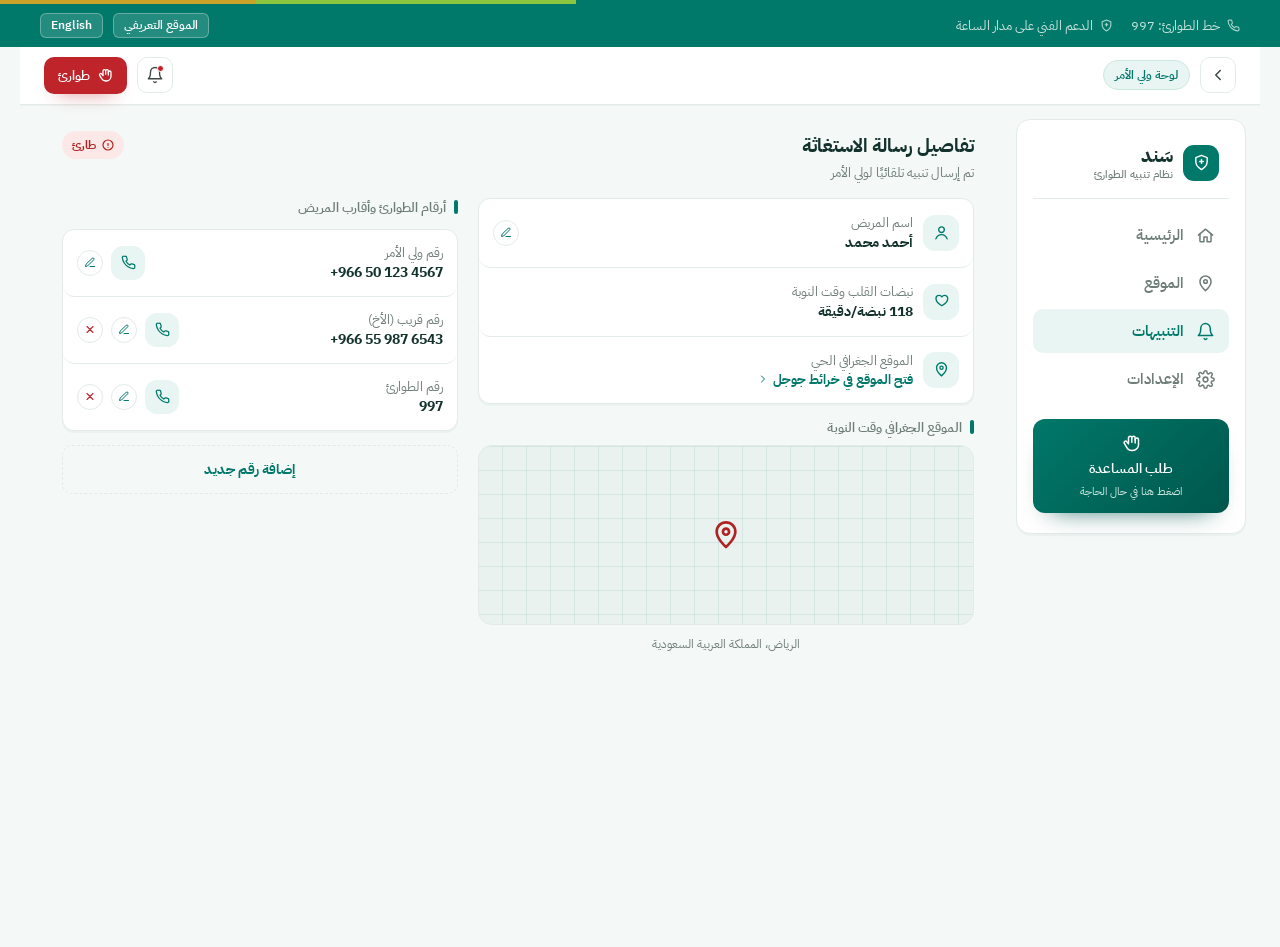
<file: app/details.html>
<!doctype html>
<html lang="ar" dir="rtl">
<head>
<meta charset="utf-8">
<meta name="viewport" content="width=device-width, initial-scale=1">
<title data-i18n-title="page.title_details">سَند - تفاصيل رسالة الاستغاثة</title>
<link rel="stylesheet" href="assets/style.css">
<script defer src="../assets/i18n.js"></script>
<script src="../assets/api.js"></script>
</head>
<body>
<div class="brand-stripe"></div>

<div class="util-bar">
  <div class="util-bar-inner">
    <div class="util-left">
      <a class="util-item" href="tel:997"><svg width="13" height="13" viewBox="0 0 24 24" fill="none" stroke="currentColor" stroke-width="2" stroke-linecap="round" stroke-linejoin="round"><path d="M22 16.9v3a2 2 0 0 1-2.2 2 19.8 19.8 0 0 1-8.6-3.1 19.5 19.5 0 0 1-6-6A19.8 19.8 0 0 1 2.1 4.2 2 2 0 0 1 4.1 2h3a2 2 0 0 1 2 1.7c.1 1 .4 2 .7 2.9a2 2 0 0 1-.5 2.1L8 10a16 16 0 0 0 6 6l1.3-1.3a2 2 0 0 1 2.1-.5c.9.3 1.9.6 2.9.7a2 2 0 0 1 1.7 2Z"/></svg> <span data-i18n="util.emg">خط الطوارئ: 997</span></a>
      <span class="util-item util-hide-sm"><svg width="13" height="13" viewBox="0 0 24 24" fill="none" stroke="currentColor" stroke-width="2" stroke-linecap="round" stroke-linejoin="round"><path d="M12 2 4 5v6c0 5 3.4 8.4 8 11 4.6-2.6 8-6 8-11V5l-8-3Z"/><path d="M12 8v5"/><path d="M9.5 10.5h5"/></svg> <span data-i18n="util.support">الدعم الفني على مدار الساعة</span></span>
    </div>
    <div class="util-right">
      <a class="util-lang" href="../index.html" data-i18n="util.about_link">الموقع التعريفي</a>
      <button type="button" class="util-lang lang-toggle">English</button>
    </div>
  </div>
</div>
<div class="app-shell">

  <header class="app-header">
    <div class="app-header-inner">
      <div class="app-header-start">
        <button class="icon-btn menu-only" id="menu-btn" type="button" aria-label="القائمة" data-i18n-attr="aria-label:aria.menu" aria-expanded="false">
          <svg width="18" height="18" viewBox="0 0 24 24" fill="none" stroke-width="1.8" stroke-linecap="round"><path d="M4 6h16M4 12h16M4 18h16"/></svg>
        </button>
        <a href="index.html" class="icon-btn" aria-label="رجوع" data-i18n-attr="aria-label:aria.back"><svg width="18" height="18" viewBox="0 0 24 24" fill="none" stroke-width="2" stroke-linecap="round" stroke-linejoin="round"><path d="M15 6 9 12l6 6"/></svg></a>
        <span class="app-badge" data-i18n="app.badge">لوحة ولي الأمر</span>
      </div>

      <div class="app-header-end">
        <a href="details.html" class="icon-btn has-badge" aria-label="التنبيهات" data-i18n-attr="aria-label:aria.notifications">
          <svg width="18" height="18" viewBox="0 0 24 24" fill="none" stroke-width="1.8" stroke-linecap="round" stroke-linejoin="round"><path d="M18 8a6 6 0 0 0-12 0c0 7-3 9-3 9h18s-3-2-3-9"/><path d="M13.73 21a2 2 0 0 1-3.46 0"/></svg>
          <span class="dot-badge"></span>
        </a>
        <a href="emergency.html" class="btn-emg">
          <svg width="16" height="16" viewBox="0 0 24 24" fill="none" stroke="#ffffff" stroke-width="1.9" stroke-linecap="round" stroke-linejoin="round"><path d="M9 12V6a2 2 0 1 1 4 0v5"/><path d="M13 6a2 2 0 1 1 4 0v6"/><path d="M17 8a2 2 0 1 1 4 0v6a7 7 0 0 1-7 7h-1a7 7 0 0 1-6.3-4L4 12.5a1.8 1.8 0 0 1 3-2L9 13"/></svg>
          <span data-i18n="app.emg_btn">طوارئ</span>
        </a>
      </div>
    </div>
  </header>

  <div class="drawer-scrim" id="scrim"></div>

  <div class="app-body">

    <aside class="sidebar">
      <a href="../index.html" class="side-brand" aria-label="الصفحة التعريفية" data-i18n-attr="aria-label:aria.about">
        <div class="brand-mark"><svg width="17" height="17" viewBox="0 0 24 24" fill="none" stroke="#ffffff" stroke-width="2" stroke-linecap="round" stroke-linejoin="round"><path d="M12 2 4 5v6c0 5 3.4 8.4 8 11 4.6-2.6 8-6 8-11V5l-8-3Z"/><path d="M12 8v5"/><path d="M9.5 10.5h5"/></svg></div>
        <div class="side-brand-text">
          <span class="brand-name">سَند</span>
          <span class="side-brand-sub" data-i18n="side.tagline">نظام تنبيه الطوارئ</span>
        </div>
      </a>

      <nav class="side-nav">
        <a href="index.html" class="side-link"><svg width="19" height="19" viewBox="0 0 24 24" fill="none" stroke-width="1.9" stroke-linecap="round" stroke-linejoin="round"><path d="M3 11.5 12 4l9 7.5"/><path d="M5 10v9a1 1 0 0 0 1 1h4v-6h4v6h4a1 1 0 0 0 1-1v-9"/></svg> <span data-i18n="nav.home">الرئيسية</span></a>
        <a href="location.html" class="side-link"><svg width="19" height="19" viewBox="0 0 24 24" fill="none" stroke-width="1.9" stroke-linecap="round" stroke-linejoin="round"><path d="M12 21s-7-6.1-7-11.5A7 7 0 0 1 19 9.5C19 14.9 12 21 12 21Z"/><circle cx="12" cy="9.5" r="2.3"/></svg> <span data-i18n="nav.location">الموقع</span></a>
        <a href="details.html" class="side-link active"><svg width="19" height="19" viewBox="0 0 24 24" fill="none" stroke-width="1.9" stroke-linecap="round" stroke-linejoin="round"><path d="M18 8a6 6 0 0 0-12 0c0 7-3 9-3 9h18s-3-2-3-9"/><path d="M13.73 21a2 2 0 0 1-3.46 0"/></svg> <span data-i18n="nav.alerts">التنبيهات</span></a>
        <a href="settings.html" class="side-link"><svg width="19" height="19" viewBox="0 0 24 24" fill="none" stroke-width="1.9" stroke-linecap="round" stroke-linejoin="round"><circle cx="12" cy="12" r="3"/><path d="M19.4 15a1.7 1.7 0 0 0 .3 1.9l.1.1a2 2 0 1 1-2.8 2.8l-.1-.1a1.7 1.7 0 0 0-1.9-.3 1.7 1.7 0 0 0-1 1.5V21a2 2 0 1 1-4 0v-.1a1.7 1.7 0 0 0-1-1.6 1.7 1.7 0 0 0-1.9.3l-.1.1a2 2 0 1 1-2.8-2.8l.1-.1a1.7 1.7 0 0 0 .3-1.9 1.7 1.7 0 0 0-1.5-1H3a2 2 0 1 1 0-4h.1a1.7 1.7 0 0 0 1.6-1 1.7 1.7 0 0 0-.3-1.9l-.1-.1a2 2 0 1 1 2.8-2.8l.1.1a1.7 1.7 0 0 0 1.9.3H9a1.7 1.7 0 0 0 1-1.5V3a2 2 0 1 1 4 0v.1a1.7 1.7 0 0 0 1 1.6 1.7 1.7 0 0 0 1.9-.3l.1-.1a2 2 0 1 1 2.8 2.8l-.1.1a1.7 1.7 0 0 0-.3 1.9V9a1.7 1.7 0 0 0 1.5 1H21a2 2 0 1 1 0 4h-.1a1.7 1.7 0 0 0-1.6 1Z"/></svg> <span data-i18n="nav.settings">الإعدادات</span></a>
      </nav>

      <a href="emergency.html" class="help-btn">
        <svg width="22" height="22" viewBox="0 0 24 24" fill="none" stroke-width="1.8" stroke-linecap="round" stroke-linejoin="round"><path d="M9 12V6a2 2 0 1 1 4 0v5"/><path d="M13 6a2 2 0 1 1 4 0v6"/><path d="M17 8a2 2 0 1 1 4 0v6a7 7 0 0 1-7 7h-1a7 7 0 0 1-6.3-4L4 12.5a1.8 1.8 0 0 1 3-2L9 13"/></svg>
        <span class="help-title" data-i18n="help.title">طلب المساعدة</span>
        <span class="help-sub" data-i18n="help.sub">اضغط هنا في حال الحاجة</span>
      </a>
    </aside>

    <main class="content">

    <div class="page-head">
      <div>
        <div class="details-title" data-i18n="details.title">تفاصيل رسالة الاستغاثة</div>
        <div class="details-sub" data-i18n="details.sub">تم إرسال تنبيه تلقائيًا لولي الأمر</div>
      </div>
      <span class="tag-urgent">
        <svg width="12" height="12" viewBox="0 0 24 24" fill="none" stroke="#b02323" stroke-width="2.4" stroke-linecap="round" stroke-linejoin="round"><path d="M12 9v4"/><path d="M12 17h.01"/><circle cx="12" cy="12" r="10"/></svg>
        <span data-i18n="details.urgent">طارئ</span>
      </span>
    </div>

    <div class="details-grid">

      <!-- left / main column: patient info + location -->
      <div class="col-stack">
        <div class="card list-card">
          <div class="info-row">
            <div class="info-left">
              <div class="info-icon">
                <svg width="17" height="17" viewBox="0 0 24 24" fill="none" stroke-width="1.9" stroke-linecap="round" stroke-linejoin="round"><circle cx="12" cy="8" r="4"/><path d="M4 21c1.5-4 5-6 8-6s6.5 2 8 6"/></svg>
              </div>
              <div>
                <div class="info-label" data-i18n="info.name">اسم المريض</div>
                <div class="info-value" data-i18n="info.name_v">أحمد محمد</div>
              </div>
            </div>
            <button type="button" class="contact-del contact-edit" id="editPatientBtn" aria-label="تعديل بيانات المريض"><svg width="13" height="13" viewBox="0 0 24 24" fill="none" stroke-width="2" stroke-linecap="round" stroke-linejoin="round"><path d="M12 20h9"/><path d="M16.5 3.5a2.1 2.1 0 0 1 3 3L7 19l-4 1 1-4Z"/></svg></button>
          </div>

          <div class="info-row">
            <div class="info-left">
              <div class="info-icon">
                <svg width="17" height="17" viewBox="0 0 24 24" fill="none" stroke-width="1.9" stroke-linecap="round" stroke-linejoin="round"><path d="M20.8 7.6c0-2.5-2-4.3-4.4-4.3-1.7 0-3.1.9-3.9 2.2-.8-1.3-2.2-2.2-3.9-2.2-2.4 0-4.4 1.8-4.4 4.3 0 5.4 8.3 10.4 8.3 10.4s8.3-5 8.3-10.4Z"/></svg>
              </div>
              <div>
                <div class="info-label" data-i18n="info.hr">نبضات القلب وقت النوبة</div>
                <div class="info-value" data-i18n="info.hr_v">118 نبضة/دقيقة</div>
              </div>
            </div>
          </div>

          <div class="info-row">
            <div class="info-left">
              <div class="info-icon">
                <svg width="17" height="17" viewBox="0 0 24 24" fill="none" stroke-width="1.9" stroke-linecap="round" stroke-linejoin="round"><path d="M12 21s-7-6.1-7-11.5A7 7 0 0 1 19 9.5C19 14.9 12 21 12 21Z"/><circle cx="12" cy="9.5" r="2.3"/></svg>
              </div>
              <div>
                <div class="info-label" data-i18n="info.loc">الموقع الجغرافي الحي</div>
                <a href="https://maps.google.com" target="_blank" rel="noopener" class="info-link">
                  <span data-i18n="info.open_maps">فتح الموقع في خرائط جوجل</span>
                  <svg width="12" height="12" viewBox="0 0 24 24" fill="none" stroke="#00786a" stroke-width="2" stroke-linecap="round" stroke-linejoin="round"><path d="m9 6 6 6-6 6"/></svg>
                </a>
              </div>
            </div>
          </div>
        </div>

        <div class="map-wrap">
          <div class="col-title" data-i18n="map.title">الموقع الجغرافي وقت النوبة</div>
          <div class="map-box">
            <svg width="32" height="32" viewBox="0 0 24 24" fill="none" stroke="#b02323" stroke-width="2" stroke-linecap="round" stroke-linejoin="round"><path d="M12 21s-7-6.1-7-11.5A7 7 0 0 1 19 9.5C19 14.9 12 21 12 21Z"/><circle cx="12" cy="9.5" r="2.3"/></svg>
          </div>
          <div class="map-caption" data-i18n="map.caption">الرياض، المملكة العربية السعودية</div>
        </div>
      </div>

      <!-- right / side column: emergency contacts -->
      <div class="col-stack">
        <div class="col-title" data-i18n="contacts.title">أرقام الطوارئ وأقارب المريض</div>

        <div class="card list-card" id="contactsList">
          <div class="contact-row">
            <div>
              <div class="contact-name" data-i18n="contact.guardian">رقم ولي الأمر</div>
              <div class="contact-num">+966 50 123 4567</div>
            </div>
            <div class="contact-call">
              <svg width="15" height="15" viewBox="0 0 24 24" fill="none" stroke-width="2" stroke-linecap="round" stroke-linejoin="round"><path d="M22 16.9v3a2 2 0 0 1-2.2 2 19.8 19.8 0 0 1-8.6-3.1 19.5 19.5 0 0 1-6-6A19.8 19.8 0 0 1 2.1 4.2 2 2 0 0 1 4.1 2h3a2 2 0 0 1 2 1.7c.1 1 .4 2 .7 2.9a2 2 0 0 1-.5 2.1L8 10a16 16 0 0 0 6 6l1.3-1.3a2 2 0 0 1 2.1-.5c.9.3 1.9.6 2.9.7a2 2 0 0 1 1.7 2Z"/></svg>
            </div>
          </div>
          <div class="contact-row">
            <div>
              <div class="contact-name" data-i18n="contact.sibling">رقم قريب (الأخ)</div>
              <div class="contact-num">+966 55 987 6543</div>
            </div>
            <div class="contact-call">
              <svg width="15" height="15" viewBox="0 0 24 24" fill="none" stroke-width="2" stroke-linecap="round" stroke-linejoin="round"><path d="M22 16.9v3a2 2 0 0 1-2.2 2 19.8 19.8 0 0 1-8.6-3.1 19.5 19.5 0 0 1-6-6A19.8 19.8 0 0 1 2.1 4.2 2 2 0 0 1 4.1 2h3a2 2 0 0 1 2 1.7c.1 1 .4 2 .7 2.9a2 2 0 0 1-.5 2.1L8 10a16 16 0 0 0 6 6l1.3-1.3a2 2 0 0 1 2.1-.5c.9.3 1.9.6 2.9.7a2 2 0 0 1 1.7 2Z"/></svg>
            </div>
          </div>
          <div class="contact-row">
            <div>
              <div class="contact-name" data-i18n="contact.emg">رقم الطوارئ</div>
              <div class="contact-num">997</div>
            </div>
            <div class="contact-call">
              <svg width="15" height="15" viewBox="0 0 24 24" fill="none" stroke-width="2" stroke-linecap="round" stroke-linejoin="round"><path d="M22 16.9v3a2 2 0 0 1-2.2 2 19.8 19.8 0 0 1-8.6-3.1 19.5 19.5 0 0 1-6-6A19.8 19.8 0 0 1 2.1 4.2 2 2 0 0 1 4.1 2h3a2 2 0 0 1 2 1.7c.1 1 .4 2 .7 2.9a2 2 0 0 1-.5 2.1L8 10a16 16 0 0 0 6 6l1.3-1.3a2 2 0 0 1 2.1-.5c.9.3 1.9.6 2.9.7a2 2 0 0 1 1.7 2Z"/></svg>
            </div>
          </div>
        </div>

        <button class="btn-add" type="button" id="addContactBtn">
          <svg width="15" height="15" viewBox="0 0 24 24" fill="none" stroke-width="2.2" stroke-linecap="round"><path d="M12 5v14M5 12h14"/></svg>
          <span data-i18n="btn.add_number">إضافة رقم جديد</span>
        </button>
      </div>

    </div>

  </main>

  </div>

  <nav class="bottom-nav">
    <a href="index.html" class="nav-item"><svg width="20" height="20" viewBox="0 0 24 24" fill="none" stroke-width="1.9" stroke-linecap="round" stroke-linejoin="round"><path d="M3 11.5 12 4l9 7.5"/><path d="M5 10v9a1 1 0 0 0 1 1h4v-6h4v6h4a1 1 0 0 0 1-1v-9"/></svg><span data-i18n="nav.home">الرئيسية</span></a>
    <a href="location.html" class="nav-item"><svg width="20" height="20" viewBox="0 0 24 24" fill="none" stroke-width="1.9" stroke-linecap="round" stroke-linejoin="round"><path d="M12 21s-7-6.1-7-11.5A7 7 0 0 1 19 9.5C19 14.9 12 21 12 21Z"/><circle cx="12" cy="9.5" r="2.3"/></svg><span data-i18n="nav.location">الموقع</span></a>
    <a href="details.html" class="nav-item active"><svg width="20" height="20" viewBox="0 0 24 24" fill="none" stroke-width="1.9" stroke-linecap="round" stroke-linejoin="round"><path d="M18 8a6 6 0 0 0-12 0c0 7-3 9-3 9h18s-3-2-3-9"/><path d="M13.73 21a2 2 0 0 1-3.46 0"/></svg><span data-i18n="nav.alerts">التنبيهات</span></a>
    <a href="settings.html" class="nav-item"><svg width="20" height="20" viewBox="0 0 24 24" fill="none" stroke-width="1.9" stroke-linecap="round" stroke-linejoin="round"><circle cx="12" cy="12" r="3"/><path d="M19.4 15a1.7 1.7 0 0 0 .3 1.9l.1.1a2 2 0 1 1-2.8 2.8l-.1-.1a1.7 1.7 0 0 0-1.9-.3 1.7 1.7 0 0 0-1 1.5V21a2 2 0 1 1-4 0v-.1a1.7 1.7 0 0 0-1-1.6 1.7 1.7 0 0 0-1.9.3l-.1.1a2 2 0 1 1-2.8-2.8l.1-.1a1.7 1.7 0 0 0 .3-1.9 1.7 1.7 0 0 0-1.5-1H3a2 2 0 1 1 0-4h.1a1.7 1.7 0 0 0 1.6-1 1.7 1.7 0 0 0-.3-1.9l-.1-.1a2 2 0 1 1 2.8-2.8l.1.1a1.7 1.7 0 0 0 1.9.3H9a1.7 1.7 0 0 0 1-1.5V3a2 2 0 1 1 4 0v.1a1.7 1.7 0 0 0 1 1.6 1.7 1.7 0 0 0 1.9-.3l.1-.1a2 2 0 1 1 2.8 2.8l-.1.1a1.7 1.7 0 0 0-.3 1.9V9a1.7 1.7 0 0 0 1.5 1H21a2 2 0 1 1 0 4h-.1a1.7 1.7 0 0 0-1.6 1Z"/></svg><span data-i18n="nav.settings">الإعدادات</span></a>
  </nav>

</div>

<script>
  /* قائمة جانبية منزلقة على الجوال */
  (function(){
    var btn=document.getElementById('menu-btn'),
        bar=document.querySelector('.sidebar'),
        scrim=document.getElementById('scrim');
    if(!btn||!bar||!scrim) return;
    function set(open){
      bar.classList.toggle('open',open);
      scrim.classList.toggle('show',open);
      btn.setAttribute('aria-expanded',open?'true':'false');
      document.body.style.overflow=open?'hidden':'';
    }
    btn.addEventListener('click',function(){set(!bar.classList.contains('open'));});
    scrim.addEventListener('click',function(){set(false);});
    document.addEventListener('keydown',function(e){if(e.key==='Escape')set(false);});
    bar.addEventListener('click',function(e){if(e.target.closest('a'))set(false);});
  })();
</script>
<script>
  /* إدارة أرقام الطوارئ: إضافة / تعديل / حذف - تُحفظ في متصفح المستخدمة */
  (function(){
    if(!window.SanadAPI) return;
    var list=document.getElementById('contactsList');
    var addBtn=document.getElementById('addContactBtn');
    var callIcon='<svg width="15" height="15" viewBox="0 0 24 24" fill="none" stroke-width="2" stroke-linecap="round" stroke-linejoin="round"><path d="M22 16.9v3a2 2 0 0 1-2.2 2 19.8 19.8 0 0 1-8.6-3.1 19.5 19.5 0 0 1-6-6A19.8 19.8 0 0 1 2.1 4.2 2 2 0 0 1 4.1 2h3a2 2 0 0 1 2 1.7c.1 1 .4 2 .7 2.9a2 2 0 0 1-.5 2.1L8 10a16 16 0 0 0 6 6l1.3-1.3a2 2 0 0 1 2.1-.5c.9.3 1.9.6 2.9.7a2 2 0 0 1 1.7 2Z"/></svg>';
    var delIcon='<svg width="13" height="13" viewBox="0 0 24 24" fill="none" stroke-width="2.2" stroke-linecap="round" stroke-linejoin="round"><path d="M18 6 6 18M6 6l12 12"/></svg>';
    var editIcon='<svg width="13" height="13" viewBox="0 0 24 24" fill="none" stroke-width="2" stroke-linecap="round" stroke-linejoin="round"><path d="M12 20h9"/><path d="M16.5 3.5a2.1 2.1 0 0 1 3 3L7 19l-4 1 1-4Z"/></svg>';
    var byId={};

    function renderContacts(contacts){
      list.innerHTML='';
      byId={};
      contacts.forEach(function(c){
        byId[c.id]=c;
        var row=document.createElement('div');
        row.className='contact-row';
        row.innerHTML=
          '<div><div class="contact-name"></div><div class="contact-num"></div></div>'+
          '<div style="display:flex;gap:8px;align-items:center;">'+
          '<a class="contact-call" href="tel:'+c.phone.replace(/[^\d+]/g,'')+'">'+callIcon+'</a>'+
          '<button type="button" class="contact-del contact-edit" data-id="'+c.id+'" aria-label="تعديل">'+editIcon+'</button>'+
          (c.is_primary ? '' : '<button type="button" class="contact-del" data-del="'+c.id+'" aria-label="حذف">'+delIcon+'</button>')+
          '</div>';
        row.querySelector('.contact-name').textContent=c.label;
        row.querySelector('.contact-num').textContent=c.phone;
        list.appendChild(row);
      });
      list.querySelectorAll('[data-del]').forEach(function(btn){
        btn.addEventListener('click', function(){
          var c=byId[btn.getAttribute('data-del')];
          SanadUI.confirm('حذف الرقم','سيتم حذف «'+c.label+'» ('+c.phone+') من أرقام الطوارئ.','حذف').then(function(yes){
            if(!yes) return;
            SanadAPI.deleteContact(c.id).then(function(){ SanadUI.toast('تم الحذف','تمت إزالة الرقم من القائمة.','ok'); refresh(); });
          });
        });
      });
      list.querySelectorAll('.contact-edit').forEach(function(btn){
        btn.addEventListener('click', function(){
          var c=byId[btn.getAttribute('data-id')];
          SanadUI.dialog({title:'تعديل الرقم',fields:fields(c),ok:'حفظ التعديل'}).then(function(v){
            if(!v) return;
            SanadAPI.updateContact(c.id, v.label, v.phone).then(function(){ SanadUI.toast('تم الحفظ','تم تحديث الرقم بنجاح.','ok'); refresh(); });
          });
        });
      });
    }

    function fields(c){
      return [
        {name:'label',label:'اسم جهة الاتصال',value:c?c.label:'',placeholder:'مثال: رقم الجدة'},
        {name:'phone',label:'رقم الجوال',value:c?c.phone:'',placeholder:'+966 5x xxx xxxx',dir:'ltr',inputmode:'tel',
         validate:function(v){ return /^\+?[\d\s-]{3,}$/.test(v) ? '' : 'صيغة الرقم غير صحيحة'; }}
      ];
    }

    function refresh(){
      window.SanadAPI.getContacts().then(renderContacts);
    }

    refresh();
    addBtn.addEventListener('click', function(){
      SanadUI.dialog({title:'إضافة رقم جديد',fields:fields(),ok:'إضافة'}).then(function(v){
        if(!v) return;
        SanadAPI.addContact(v.label, v.phone).then(function(){ SanadUI.toast('تمت الإضافة','تم حفظ الرقم الجديد.','ok'); refresh(); });
      });
    });

    /* بيانات المريض وآخر تنبيه من المخزن */
    window.SanadAPI.getAlerts(20).then(function(rows){
      var a=rows.filter(function(r){return r.kind==='seizure'||r.kind==='manual';})[0];
      if(!a || !a.heart_rate) return;
      document.querySelectorAll('[data-i18n="info.hr_v"]').forEach(function(el){
        el.removeAttribute('data-i18n');
        el.textContent=a.heart_rate+' نبضة/دقيقة';
      });
    });
    document.getElementById('editPatientBtn').addEventListener('click', function(){
      SanadUI.editPatient().then(function(saved){
        if(saved) window.SanadAPI.getPatient().then(function(p){
          document.querySelectorAll('.info-value').forEach(function(el,i){ if(i===0) el.textContent=p.name; });
        });
      });
    });
  })();
</script>

</body>
</html>
</file>
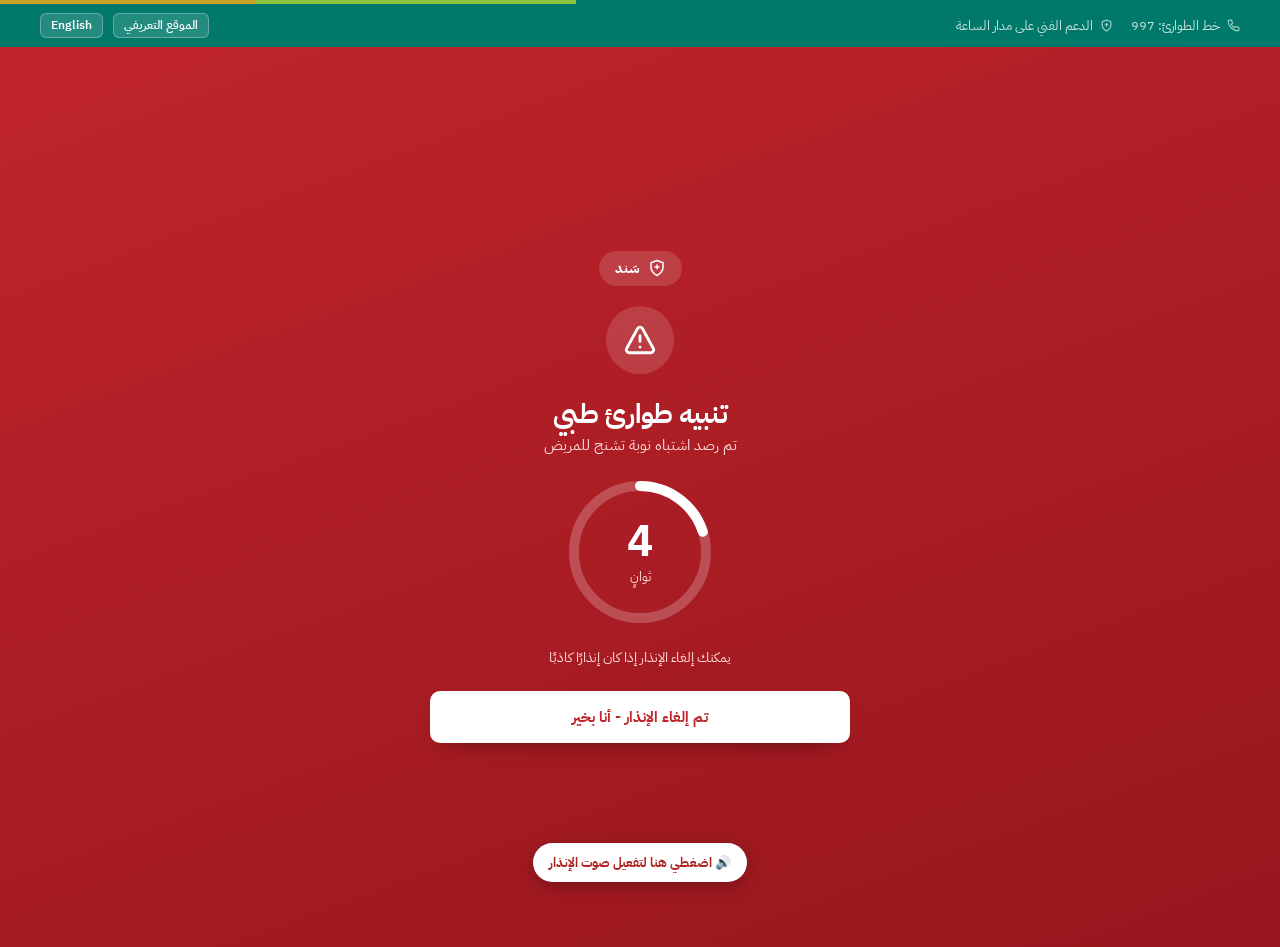
<file: app/emergency.html>
<!doctype html>
<html lang="ar" dir="rtl">
<head>
<meta charset="utf-8">
<meta name="viewport" content="width=device-width, initial-scale=1">
<title data-i18n-title="page.title_emg">سَند - إنذار طوارئ</title>
<link rel="stylesheet" href="assets/style.css">
<script defer src="../assets/i18n.js"></script>
<script src="../assets/api.js"></script>
</head>
<body>
<div class="brand-stripe"></div>

<div class="util-bar">
  <div class="util-bar-inner">
    <div class="util-left">
      <a class="util-item" href="tel:997"><svg width="13" height="13" viewBox="0 0 24 24" fill="none" stroke="currentColor" stroke-width="2" stroke-linecap="round" stroke-linejoin="round"><path d="M22 16.9v3a2 2 0 0 1-2.2 2 19.8 19.8 0 0 1-8.6-3.1 19.5 19.5 0 0 1-6-6A19.8 19.8 0 0 1 2.1 4.2 2 2 0 0 1 4.1 2h3a2 2 0 0 1 2 1.7c.1 1 .4 2 .7 2.9a2 2 0 0 1-.5 2.1L8 10a16 16 0 0 0 6 6l1.3-1.3a2 2 0 0 1 2.1-.5c.9.3 1.9.6 2.9.7a2 2 0 0 1 1.7 2Z"/></svg> <span data-i18n="util.emg">خط الطوارئ: 997</span></a>
      <span class="util-item util-hide-sm"><svg width="13" height="13" viewBox="0 0 24 24" fill="none" stroke="currentColor" stroke-width="2" stroke-linecap="round" stroke-linejoin="round"><path d="M12 2 4 5v6c0 5 3.4 8.4 8 11 4.6-2.6 8-6 8-11V5l-8-3Z"/><path d="M12 8v5"/><path d="M9.5 10.5h5"/></svg> <span data-i18n="util.support">الدعم الفني على مدار الساعة</span></span>
    </div>
    <div class="util-right">
      <a class="util-lang" href="../index.html" data-i18n="util.about_link">الموقع التعريفي</a>
      <button type="button" class="util-lang lang-toggle">English</button>
    </div>
  </div>
</div>


<div class="emergency-frame" id="frame">
<div class="emergency-inner">

  <div class="emg-brand">
    <svg width="18" height="18" viewBox="0 0 24 24" fill="none" stroke="#ffffff" stroke-width="2" stroke-linecap="round" stroke-linejoin="round"><path d="M12 2 4 5v6c0 5 3.4 8.4 8 11 4.6-2.6 8-6 8-11V5l-8-3Z"/><path d="M12 8v5"/><path d="M9.5 10.5h5"/></svg>
    <span>سَند</span>
  </div>

  <div class="warn-circle">
    <svg width="34" height="34" viewBox="0 0 24 24" fill="none" stroke="#ffffff" stroke-width="2" stroke-linecap="round" stroke-linejoin="round"><path d="M12 9v4"/><path d="M10.3 3.9 2.6 18a2 2 0 0 0 1.7 3h15.4a2 2 0 0 0 1.7-3L13.7 3.9a2 2 0 0 0-3.4 0Z"/><path d="M12 17h.01"/></svg>
  </div>

  <div>
    <div class="emg-title" data-i18n="emg.title">تنبيه طوارئ طبي</div>
    <div class="emg-sub" data-i18n="emg.sub">تم رصد اشتباه نوبة تشنج للمريض</div>
  </div>

  <div class="ring-wrap">
    <svg width="150" height="150" viewBox="0 0 150 150">
      <circle cx="75" cy="75" r="66" fill="none" stroke="rgba(255,255,255,0.22)" stroke-width="10"/>
      <circle id="ring" cx="75" cy="75" r="66" fill="none" stroke="#ffffff" stroke-width="10" stroke-linecap="round"
        stroke-dasharray="414.7" stroke-dashoffset="0" transform="rotate(-90 75 75)"/>
    </svg>
    <div class="ring-count">
      <span class="num" id="count">5</span>
      <span class="lbl" data-i18n="emg.seconds">ثوانٍ</span>
    </div>
  </div>

  <div class="emg-hint" data-i18n="emg.hint">يمكنك إلغاء الإنذار إذا كان إنذارًا كاذبًا</div>

  <div class="sent-pill" id="sentPill" style="display:none;">
    <svg width="16" height="16" viewBox="0 0 24 24" fill="none" stroke-width="2.2" stroke-linecap="round" stroke-linejoin="round"><circle cx="12" cy="12" r="10"/><path d="m8 12.5 2.5 2.5L16 9.5"/></svg>
    <span style="font-size:13.5px;font-weight:700;" data-i18n="emg.sent">تم إرسال تنبيه الطوارئ لولي الأمر</span>
  </div>

  <div class="emg-actions">
    <a href="index.html" class="btn-white" data-i18n="emg.cancel">تم إلغاء الإنذار - أنا بخير</a>
    <a href="details.html" id="viewMsgLink" class="btn-outline-white" style="display:none;" data-i18n="emg.view_msg">عرض رسالة الاستغاثة المرسلة</a>
  </div>

</div>
</div>

<div id="soundHint" style="display:none;position:fixed;bottom:18px;left:50%;transform:translateX(-50%);background:#fff;color:#b02323;font-weight:700;font-size:13px;padding:10px 16px;border-radius:999px;box-shadow:0 4px 16px rgba(0,0,0,.25);z-index:50;cursor:pointer;">🔊 اضغطي هنا لتفعيل صوت الإنذار</div>
<button type="button" id="muteBtn" style="display:none;position:fixed;top:14px;left:14px;background:rgba(255,255,255,.2);color:#fff;border:1px solid rgba(255,255,255,.5);border-radius:999px;padding:6px 14px;font-size:12.5px;font-weight:700;cursor:pointer;z-index:50;">🔇 كتم الصوت</button>

<script>
  /* صوت الإنذار: تكة كل ثانية أثناء العد، ثم صفارة إنذار متناوبة بعد الإرسال (حتى الإلغاء أو الكتم) */
  (function(){
    var Ctx = window.AudioContext || window.webkitAudioContext;
    var ctx, sirenTimer = null, muted = false, soundOn = true;
    var hint = document.getElementById('soundHint');
    var muteBtn = document.getElementById('muteBtn');

    function getCtx(){
      if(!Ctx) return null;
      if(!ctx) ctx = new Ctx();
      if(ctx.state === 'suspended') ctx.resume();
      return ctx;
    }
    function unlock(){
      var c = getCtx();
      if(c && c.state === 'running' && hint) hint.style.display = 'none';
    }
    ['pointerdown','keydown','touchstart','click'].forEach(function(ev){
      document.addEventListener(ev, unlock, {passive:true});
    });
    if(hint) hint.addEventListener('click', unlock);
    /* المتصفح قد يمنع الصوت التلقائي: نعرض تلميح للمس الشاشة */
    setTimeout(function(){
      var c = getCtx();
      if(soundOn && c && c.state !== 'running' && hint) hint.style.display = 'block';
    }, 400);

    function tone(freq, start, dur, peak, type){
      var c = getCtx();
      if(!c || muted || !soundOn) return;
      var osc = c.createOscillator();
      var gain = c.createGain();
      osc.type = type || 'sine';
      osc.frequency.value = freq;
      var t0 = c.currentTime + start;
      gain.gain.setValueAtTime(0, t0);
      gain.gain.linearRampToValueAtTime(peak, t0 + 0.02);
      gain.gain.setValueAtTime(peak, t0 + dur - 0.05);
      gain.gain.linearRampToValueAtTime(0.001, t0 + dur);
      osc.connect(gain).connect(c.destination);
      osc.start(t0);
      osc.stop(t0 + dur + 0.02);
    }
    function vibrate(p){ try{ if(!muted && soundOn && navigator.vibrate) navigator.vibrate(p); }catch(e){} }

    window.__sanadSetSound = function(on){ soundOn = !!on; };
    window.__sanadTick = function(){ tone(880, 0, 0.18, 0.35, 'square'); vibrate(80); };
    window.__sanadSent = function(){
      if(sirenTimer) return;
      function cycle(){
        tone(960, 0, 0.35, 0.5, 'square');
        tone(720, 0.4, 0.35, 0.5, 'square');
        vibrate([350,100,350]);
      }
      cycle();
      sirenTimer = setInterval(cycle, 800);
      if(muteBtn) muteBtn.style.display = 'block';
    };
    window.__sanadStopSiren = function(){
      muted = true;
      if(sirenTimer){ clearInterval(sirenTimer); sirenTimer = null; }
      if(muteBtn) muteBtn.style.display = 'none';
      try{ if(navigator.vibrate) navigator.vibrate(0); }catch(e){}
    };
    if(muteBtn) muteBtn.addEventListener('click', window.__sanadStopSiren);
    window.addEventListener('pagehide', window.__sanadStopSiren);
  })();
</script>
<script>
  (function(){
    var total = 5;
    var settings = {};
    var circumference = 414.7;
    var countEl = document.getElementById('count');
    var ringEl = document.getElementById('ring');
    var sentPill = document.getElementById('sentPill');
    var viewMsgLink = document.getElementById('viewMsgLink');
    var cancelLink = document.querySelector('.emg-actions .btn-white');
    var count, timer;

    function finish(){
      sentPill.style.display = 'flex';
      viewMsgLink.style.display = 'block';
      if(window.__sanadSent) window.__sanadSent();

      /* تسجيل التنبيه في سجل المتصفح (يظهر في الرئيسية) */
      var hr = 118;
      if(window.SanadAPI){
        window.SanadAPI.postAlert({ kind:'seizure', status:'sent', heart_rate:hr, location_label:'الرياض' });
      }

      /* إشعار النظام الحقيقي لولي الأمر */
      if(window.SanadNotify && settings.notify_guardian !== 0){
        window.SanadNotify.fire(
          'تنبيه طوارئ طبي - سَند',
          'تم رصد اشتباه نوبة تشنّج للمريض - النبض ' + hr + ' - الموقع: الرياض. تم إرسال التنبيه لولي الأمر.',
          { requireInteraction: true, tag: 'sanad-emergency' }
        );
      }
    }

    function start(){
      count = total;
      countEl.textContent = count;
      if(window.__sanadTick) window.__sanadTick();
      timer = setInterval(function(){
        count = Math.max(0, count - 1);
        countEl.textContent = count;
        ringEl.setAttribute('stroke-dashoffset', circumference * (count / total));
        if(count === 0){
          clearInterval(timer);
          finish();
        } else if(window.__sanadTick){
          window.__sanadTick();
        }
      }, 1000);
    }

    /* إلغاء الإنذار يوقف الصوت ويسجل إلغاء */
    if(cancelLink) cancelLink.addEventListener('click', function(){
      clearInterval(timer);
      if(window.__sanadStopSiren) window.__sanadStopSiren();
    });

    if(window.SanadAPI){
      window.SanadAPI.getPatient().then(function(p){
        total = p.cancel_window_seconds || 5;
        settings = p.settings || {};
        if(window.__sanadSetSound) window.__sanadSetSound(settings.sound_alert !== 0);
        start();
      });
    } else { start(); }
  })();
</script>

</body>
</html>
</file>
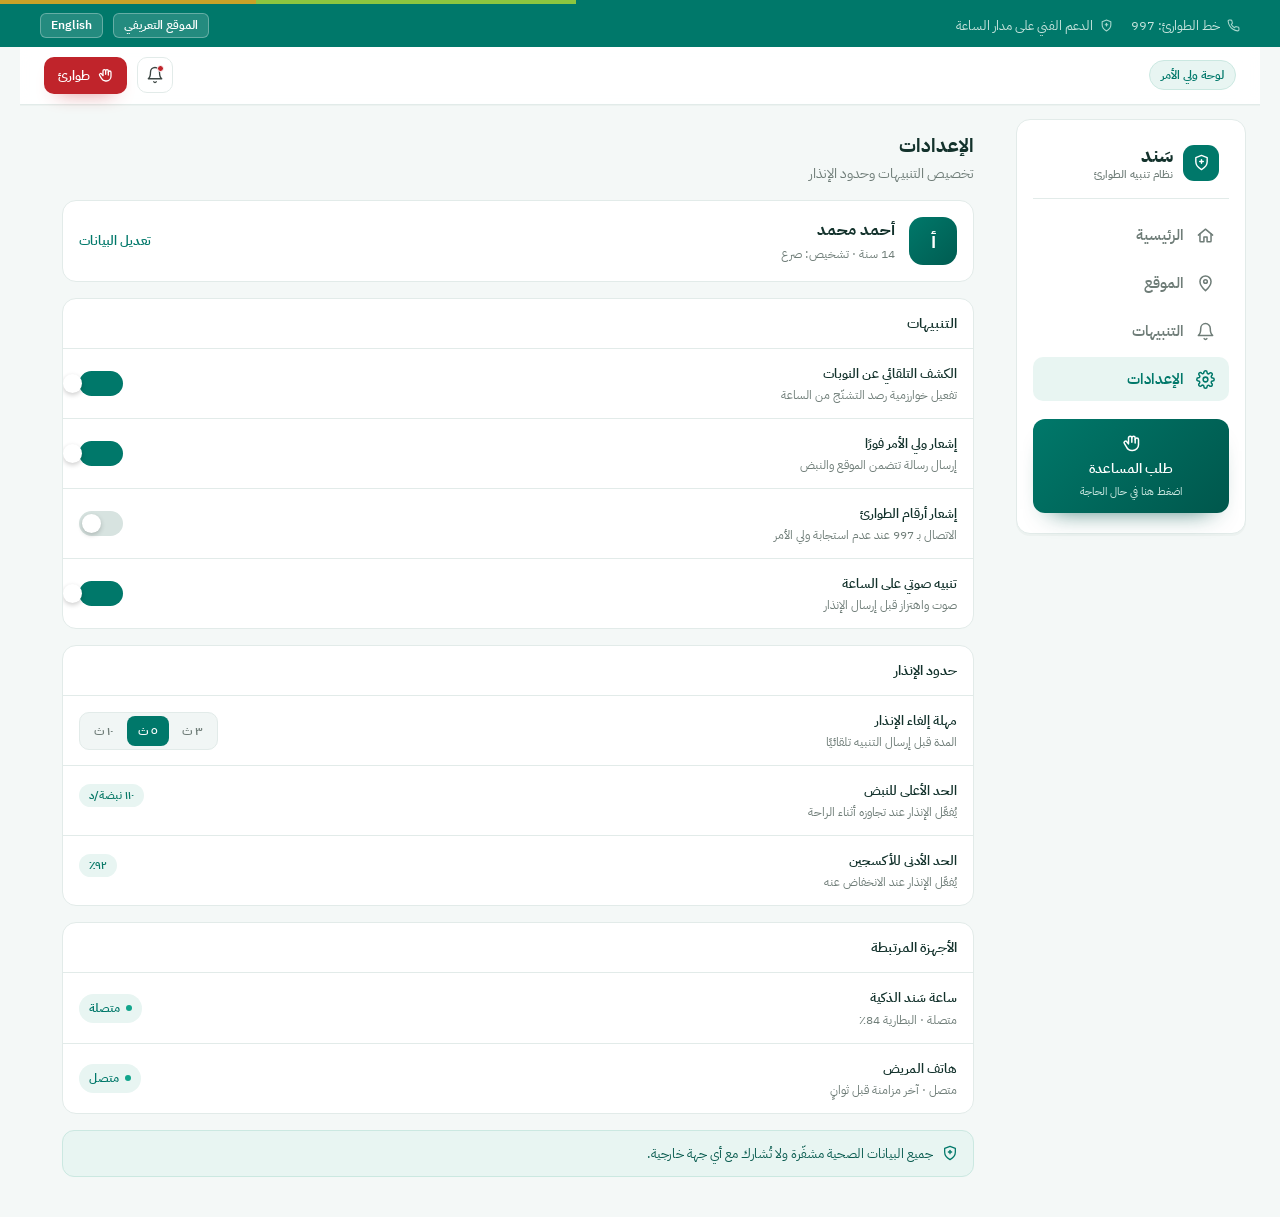
<file: app/settings.html>
<!doctype html>
<html lang="ar" dir="rtl">
<head>
<meta charset="utf-8">
<meta name="viewport" content="width=device-width, initial-scale=1">
<title data-i18n-title="page.title_settings">سَند - الإعدادات</title>
<link rel="stylesheet" href="assets/style.css">
<script defer src="../assets/i18n.js"></script>
<script src="../assets/api.js"></script>
</head>
<body>
<div class="brand-stripe"></div>

<div class="util-bar">
  <div class="util-bar-inner">
    <div class="util-left">
      <a class="util-item" href="tel:997"><svg width="13" height="13" viewBox="0 0 24 24" fill="none" stroke="currentColor" stroke-width="2" stroke-linecap="round" stroke-linejoin="round"><path d="M22 16.9v3a2 2 0 0 1-2.2 2 19.8 19.8 0 0 1-8.6-3.1 19.5 19.5 0 0 1-6-6A19.8 19.8 0 0 1 2.1 4.2 2 2 0 0 1 4.1 2h3a2 2 0 0 1 2 1.7c.1 1 .4 2 .7 2.9a2 2 0 0 1-.5 2.1L8 10a16 16 0 0 0 6 6l1.3-1.3a2 2 0 0 1 2.1-.5c.9.3 1.9.6 2.9.7a2 2 0 0 1 1.7 2Z"/></svg> <span data-i18n="util.emg">خط الطوارئ: 997</span></a>
      <span class="util-item util-hide-sm"><svg width="13" height="13" viewBox="0 0 24 24" fill="none" stroke="currentColor" stroke-width="2" stroke-linecap="round" stroke-linejoin="round"><path d="M12 2 4 5v6c0 5 3.4 8.4 8 11 4.6-2.6 8-6 8-11V5l-8-3Z"/><path d="M12 8v5"/><path d="M9.5 10.5h5"/></svg> <span data-i18n="util.support">الدعم الفني على مدار الساعة</span></span>
    </div>
    <div class="util-right">
      <a class="util-lang" href="../index.html" data-i18n="util.about_link">الموقع التعريفي</a>
      <button type="button" class="util-lang lang-toggle">English</button>
    </div>
  </div>
</div>
<div class="app-shell">

  <header class="app-header">
    <div class="app-header-inner">
      <div class="app-header-start">
        <button class="icon-btn menu-only" id="menu-btn" type="button" aria-label="القائمة" data-i18n-attr="aria-label:aria.menu" aria-expanded="false">
          <svg width="18" height="18" viewBox="0 0 24 24" fill="none" stroke-width="1.8" stroke-linecap="round"><path d="M4 6h16M4 12h16M4 18h16"/></svg>
        </button>
        
        <span class="app-badge" data-i18n="app.badge">لوحة ولي الأمر</span>
      </div>

      <div class="app-header-end">
        <a href="details.html" class="icon-btn has-badge" aria-label="التنبيهات" data-i18n-attr="aria-label:aria.notifications">
          <svg width="18" height="18" viewBox="0 0 24 24" fill="none" stroke-width="1.8" stroke-linecap="round" stroke-linejoin="round"><path d="M18 8a6 6 0 0 0-12 0c0 7-3 9-3 9h18s-3-2-3-9"/><path d="M13.73 21a2 2 0 0 1-3.46 0"/></svg>
          <span class="dot-badge"></span>
        </a>
        <a href="emergency.html" class="btn-emg">
          <svg width="16" height="16" viewBox="0 0 24 24" fill="none" stroke="#ffffff" stroke-width="1.9" stroke-linecap="round" stroke-linejoin="round"><path d="M9 12V6a2 2 0 1 1 4 0v5"/><path d="M13 6a2 2 0 1 1 4 0v6"/><path d="M17 8a2 2 0 1 1 4 0v6a7 7 0 0 1-7 7h-1a7 7 0 0 1-6.3-4L4 12.5a1.8 1.8 0 0 1 3-2L9 13"/></svg>
          <span data-i18n="app.emg_btn">طوارئ</span>
        </a>
      </div>
    </div>
  </header>

  <div class="drawer-scrim" id="scrim"></div>

  <div class="app-body">

    <aside class="sidebar">
      <a href="../index.html" class="side-brand" aria-label="الصفحة التعريفية" data-i18n-attr="aria-label:aria.about">
        <div class="brand-mark"><svg width="17" height="17" viewBox="0 0 24 24" fill="none" stroke="#ffffff" stroke-width="2" stroke-linecap="round" stroke-linejoin="round"><path d="M12 2 4 5v6c0 5 3.4 8.4 8 11 4.6-2.6 8-6 8-11V5l-8-3Z"/><path d="M12 8v5"/><path d="M9.5 10.5h5"/></svg></div>
        <div class="side-brand-text">
          <span class="brand-name">سَند</span>
          <span class="side-brand-sub" data-i18n="side.tagline">نظام تنبيه الطوارئ</span>
        </div>
      </a>

      <nav class="side-nav">
        <a href="index.html" class="side-link"><svg width="19" height="19" viewBox="0 0 24 24" fill="none" stroke-width="1.9" stroke-linecap="round" stroke-linejoin="round"><path d="M3 11.5 12 4l9 7.5"/><path d="M5 10v9a1 1 0 0 0 1 1h4v-6h4v6h4a1 1 0 0 0 1-1v-9"/></svg> <span data-i18n="nav.home">الرئيسية</span></a>
        <a href="location.html" class="side-link"><svg width="19" height="19" viewBox="0 0 24 24" fill="none" stroke-width="1.9" stroke-linecap="round" stroke-linejoin="round"><path d="M12 21s-7-6.1-7-11.5A7 7 0 0 1 19 9.5C19 14.9 12 21 12 21Z"/><circle cx="12" cy="9.5" r="2.3"/></svg> <span data-i18n="nav.location">الموقع</span></a>
        <a href="details.html" class="side-link"><svg width="19" height="19" viewBox="0 0 24 24" fill="none" stroke-width="1.9" stroke-linecap="round" stroke-linejoin="round"><path d="M18 8a6 6 0 0 0-12 0c0 7-3 9-3 9h18s-3-2-3-9"/><path d="M13.73 21a2 2 0 0 1-3.46 0"/></svg> <span data-i18n="nav.alerts">التنبيهات</span></a>
        <a href="settings.html" class="side-link active"><svg width="19" height="19" viewBox="0 0 24 24" fill="none" stroke-width="1.9" stroke-linecap="round" stroke-linejoin="round"><circle cx="12" cy="12" r="3"/><path d="M19.4 15a1.7 1.7 0 0 0 .3 1.9l.1.1a2 2 0 1 1-2.8 2.8l-.1-.1a1.7 1.7 0 0 0-1.9-.3 1.7 1.7 0 0 0-1 1.5V21a2 2 0 1 1-4 0v-.1a1.7 1.7 0 0 0-1-1.6 1.7 1.7 0 0 0-1.9.3l-.1.1a2 2 0 1 1-2.8-2.8l.1-.1a1.7 1.7 0 0 0 .3-1.9 1.7 1.7 0 0 0-1.5-1H3a2 2 0 1 1 0-4h.1a1.7 1.7 0 0 0 1.6-1 1.7 1.7 0 0 0-.3-1.9l-.1-.1a2 2 0 1 1 2.8-2.8l.1.1a1.7 1.7 0 0 0 1.9.3H9a1.7 1.7 0 0 0 1-1.5V3a2 2 0 1 1 4 0v.1a1.7 1.7 0 0 0 1 1.6 1.7 1.7 0 0 0 1.9-.3l.1-.1a2 2 0 1 1 2.8 2.8l-.1.1a1.7 1.7 0 0 0-.3 1.9V9a1.7 1.7 0 0 0 1.5 1H21a2 2 0 1 1 0 4h-.1a1.7 1.7 0 0 0-1.6 1Z"/></svg> <span data-i18n="nav.settings">الإعدادات</span></a>
      </nav>

      <a href="emergency.html" class="help-btn">
        <svg width="22" height="22" viewBox="0 0 24 24" fill="none" stroke-width="1.8" stroke-linecap="round" stroke-linejoin="round"><path d="M9 12V6a2 2 0 1 1 4 0v5"/><path d="M13 6a2 2 0 1 1 4 0v6"/><path d="M17 8a2 2 0 1 1 4 0v6a7 7 0 0 1-7 7h-1a7 7 0 0 1-6.3-4L4 12.5a1.8 1.8 0 0 1 3-2L9 13"/></svg>
        <span class="help-title" data-i18n="help.title">طلب المساعدة</span>
        <span class="help-sub" data-i18n="help.sub">اضغط هنا في حال الحاجة</span>
      </a>
    </aside>

    <main class="content">

      <div class="page-head">
        <div>
          <div class="greeting-title" data-i18n="settings.title">الإعدادات</div>
          <div class="greeting-sub" data-i18n="settings.sub">تخصيص التنبيهات وحدود الإنذار</div>
        </div>
      </div>

      <div class="patient-card">
        <div class="avatar" data-i18n="patient.initial">أ</div>
        <div class="patient-info">
          <h3 data-i18n="info.name_v">أحمد محمد</h3>
          <p data-i18n="settings.patient_info">١٤ سنة &middot; تشخيص: صرع &middot; رقم الملف 10482</p>
        </div>
        <a href="details.html" class="panel-link" id="editPatientLink" data-i18n="settings.edit">تعديل البيانات</a>
      </div>

      <section class="panel">
        <div class="panel-head"><h4 data-i18n="settings.alerts_sec">التنبيهات</h4></div>
          <div class="setting-row">
            <div class="tl-body">
              <div class="tl-title" data-i18n="settings.auto_t">الكشف التلقائي عن النوبات</div>
              <div class="tl-meta" data-i18n="settings.auto_s">تفعيل خوارزمية رصد التشنّج من الساعة</div>
            </div>
            <label class="switch">
              <input type="checkbox" checked data-setting="auto_detect">
              <span class="track"></span>
            </label>
          </div>
          <div class="setting-row">
            <div class="tl-body">
              <div class="tl-title" data-i18n="settings.notif_g_t">إشعار ولي الأمر فورًا</div>
              <div class="tl-meta" data-i18n="settings.notif_g_s">إرسال رسالة تتضمن الموقع والنبض</div>
            </div>
            <label class="switch">
              <input type="checkbox" checked data-setting="notify_guardian">
              <span class="track"></span>
            </label>
          </div>
          <div class="setting-row">
            <div class="tl-body">
              <div class="tl-title" data-i18n="settings.notif_e_t">إشعار أرقام الطوارئ</div>
              <div class="tl-meta" data-i18n="settings.notif_e_s">الاتصال بـ 997 عند عدم استجابة ولي الأمر</div>
            </div>
            <label class="switch">
              <input type="checkbox" data-setting="notify_emergency_numbers">
              <span class="track"></span>
            </label>
          </div>
          <div class="setting-row">
            <div class="tl-body">
              <div class="tl-title" data-i18n="settings.sound_t">تنبيه صوتي على الساعة</div>
              <div class="tl-meta" data-i18n="settings.sound_s">صوت واهتزاز قبل إرسال الإنذار</div>
            </div>
            <label class="switch">
              <input type="checkbox" checked data-setting="sound_alert">
              <span class="track"></span>
            </label>
          </div>
      </section>

      <section class="panel">
        <div class="panel-head"><h4 data-i18n="settings.limits_sec">حدود الإنذار</h4></div>
        <div class="setting-row">
          <div class="tl-body">
            <div class="tl-title" data-i18n="settings.window_t">مهلة إلغاء الإنذار</div>
            <div class="tl-meta" data-i18n="settings.window_s">المدة قبل إرسال التنبيه تلقائيًا</div>
          </div>
          <div class="seg" id="windowSeg">
            <button type="button" data-value="3" data-i18n="settings.seg_3s">٣ ث</button>
            <button type="button" class="on" data-value="5" data-i18n="settings.seg_5s">٥ ث</button>
            <button type="button" data-value="10" data-i18n="settings.seg_10s">١٠ ث</button>
          </div>
        </div>
        <div class="setting-row">
          <div class="tl-body">
            <div class="tl-title" data-i18n="settings.hr_t">الحد الأعلى للنبض</div>
            <div class="tl-meta" data-i18n="settings.hr_s">يُفعَّل الإنذار عند تجاوزه أثناء الراحة</div>
          </div>
          <button type="button" class="stat-tag ok edit-tag" id="hrLimitBtn" data-i18n="settings.hr_v">١١٠ نبضة/د</button>
        </div>
        <div class="setting-row">
          <div class="tl-body">
            <div class="tl-title" data-i18n="settings.o2_t">الحد الأدنى للأكسجين</div>
            <div class="tl-meta" data-i18n="settings.o2_s">يُفعَّل الإنذار عند الانخفاض عنه</div>
          </div>
          <button type="button" class="stat-tag ok edit-tag" id="o2LimitBtn" data-i18n="settings.o2_v">٩٢٪</button>
        </div>
      </section>

      <section class="panel">
        <div class="panel-head"><h4 data-i18n="settings.devices_sec">الأجهزة المرتبطة</h4></div>
        <div class="setting-row">
          <div class="tl-body">
            <div class="tl-title" data-i18n="settings.watch_t">ساعة سَند الذكية</div>
            <div class="tl-meta" data-i18n="settings.watch_s">متصلة &middot; البطارية 84٪</div>
          </div>
          <span class="device-tag"><span class="dot-ok"></span> <span data-i18n="settings.connected_f">متصلة</span></span>
        </div>
        <div class="setting-row">
          <div class="tl-body">
            <div class="tl-title" data-i18n="settings.phone_t">هاتف المريض</div>
            <div class="tl-meta" data-i18n="settings.phone_s">متصل &middot; آخر مزامنة قبل ثوانٍ</div>
          </div>
          <span class="device-tag"><span class="dot-ok"></span> <span data-i18n="settings.connected_m">متصل</span></span>
        </div>
      </section>

      <div class="privacy-note">
        <svg width="16" height="16" viewBox="0 0 24 24" fill="none" stroke="#00786a" stroke-width="1.9" stroke-linecap="round" stroke-linejoin="round"><path d="M12 2 4 5v6c0 5 3.4 8.4 8 11 4.6-2.6 8-6 8-11V5l-8-3Z"/><path d="M12 8v5"/><path d="M9.5 10.5h5"/></svg> <span data-i18n="settings.privacy">جميع البيانات الصحية مشفّرة ولا تُشارك مع أي جهة خارجية.</span>
      </div>

    </main>

  </div>

  <nav class="bottom-nav">
    <a href="index.html" class="nav-item"><svg width="20" height="20" viewBox="0 0 24 24" fill="none" stroke-width="1.9" stroke-linecap="round" stroke-linejoin="round"><path d="M3 11.5 12 4l9 7.5"/><path d="M5 10v9a1 1 0 0 0 1 1h4v-6h4v6h4a1 1 0 0 0 1-1v-9"/></svg><span data-i18n="nav.home">الرئيسية</span></a>
    <a href="location.html" class="nav-item"><svg width="20" height="20" viewBox="0 0 24 24" fill="none" stroke-width="1.9" stroke-linecap="round" stroke-linejoin="round"><path d="M12 21s-7-6.1-7-11.5A7 7 0 0 1 19 9.5C19 14.9 12 21 12 21Z"/><circle cx="12" cy="9.5" r="2.3"/></svg><span data-i18n="nav.location">الموقع</span></a>
    <a href="details.html" class="nav-item"><svg width="20" height="20" viewBox="0 0 24 24" fill="none" stroke-width="1.9" stroke-linecap="round" stroke-linejoin="round"><path d="M18 8a6 6 0 0 0-12 0c0 7-3 9-3 9h18s-3-2-3-9"/><path d="M13.73 21a2 2 0 0 1-3.46 0"/></svg><span data-i18n="nav.alerts">التنبيهات</span></a>
    <a href="settings.html" class="nav-item active"><svg width="20" height="20" viewBox="0 0 24 24" fill="none" stroke-width="1.9" stroke-linecap="round" stroke-linejoin="round"><circle cx="12" cy="12" r="3"/><path d="M19.4 15a1.7 1.7 0 0 0 .3 1.9l.1.1a2 2 0 1 1-2.8 2.8l-.1-.1a1.7 1.7 0 0 0-1.9-.3 1.7 1.7 0 0 0-1 1.5V21a2 2 0 1 1-4 0v-.1a1.7 1.7 0 0 0-1-1.6 1.7 1.7 0 0 0-1.9.3l-.1.1a2 2 0 1 1-2.8-2.8l.1-.1a1.7 1.7 0 0 0 .3-1.9 1.7 1.7 0 0 0-1.5-1H3a2 2 0 1 1 0-4h.1a1.7 1.7 0 0 0 1.6-1 1.7 1.7 0 0 0-.3-1.9l-.1-.1a2 2 0 1 1 2.8-2.8l.1.1a1.7 1.7 0 0 0 1.9.3H9a1.7 1.7 0 0 0 1-1.5V3a2 2 0 1 1 4 0v.1a1.7 1.7 0 0 0 1 1.6 1.7 1.7 0 0 0 1.9-.3l.1-.1a2 2 0 1 1 2.8 2.8l-.1.1a1.7 1.7 0 0 0-.3 1.9V9a1.7 1.7 0 0 0 1.5 1H21a2 2 0 1 1 0 4h-.1a1.7 1.7 0 0 0-1.6 1Z"/></svg><span data-i18n="nav.settings">الإعدادات</span></a>
  </nav>

</div>

<script>
  /* قائمة جانبية منزلقة على الجوال */
  (function(){
    var btn=document.getElementById('menu-btn'),
        bar=document.querySelector('.sidebar'),
        scrim=document.getElementById('scrim');
    if(!btn||!bar||!scrim) return;
    function set(open){
      bar.classList.toggle('open',open);
      scrim.classList.toggle('show',open);
      btn.setAttribute('aria-expanded',open?'true':'false');
      document.body.style.overflow=open?'hidden':'';
    }
    btn.addEventListener('click',function(){set(!bar.classList.contains('open'));});
    scrim.addEventListener('click',function(){set(false);});
    document.addEventListener('keydown',function(e){if(e.key==='Escape')set(false);});
    bar.addEventListener('click',function(e){if(e.target.closest('a'))set(false);});
  })();
</script>
<script>
  /* ربط الإعدادات بقاعدة البيانات المحلية + طلب صلاحية الإشعارات عند تفعيلها */
  (function(){
    if(!window.SanadAPI) return;

    document.querySelectorAll('input[data-setting]').forEach(function(input){
      input.addEventListener('change', function(){
        var key=input.getAttribute('data-setting');
        window.SanadAPI.postSettings(Object.fromEntries([[key, input.checked]]))
          .catch(function(){});
        if(key==='notify_guardian' && input.checked && window.SanadNotify && window.SanadNotify.supported){
          window.SanadNotify.request();
        }
      });
    });

    var seg=document.getElementById('windowSeg');
    if(seg){
      seg.querySelectorAll('button').forEach(function(btn){
        btn.addEventListener('click', function(){
          seg.querySelectorAll('button').forEach(function(b){ b.classList.remove('on'); });
          btn.classList.add('on');
          window.SanadAPI.postPatient({ cancel_window_seconds: parseInt(btn.getAttribute('data-value'), 10) })
            .catch(function(){});
        });
      });
    }

    var ep=document.getElementById('editPatientLink');
    if(ep) ep.addEventListener('click', function(e){
      e.preventDefault();
      SanadUI.editPatient().then(function(saved){ if(saved) SanadUI.bindPatient(); });
    });

    function limitDialog(btn, title, label, key, unit, min, max){
      btn.addEventListener('click', function(){
        SanadUI.dialog({title:title,ok:'حفظ',fields:[{name:'v',label:label,value:parseInt(btn.textContent)||'',dir:'ltr',inputmode:'numeric',
          validate:function(x){ var n=+x; return (isNaN(n)||n<min||n>max) ? 'أدخلي رقمًا بين '+min+' و '+max : ''; }}]}).then(function(r){
          if(!r) return;
          var o={}; o[key]=parseInt(r.v,10);
          SanadAPI.postPatient(o).then(function(){ btn.textContent=o[key]+unit; SanadUI.toast('تم الحفظ','تم تحديث الحد بنجاح.','ok'); });
        });
      });
    }
    var hrBtn=document.getElementById('hrLimitBtn');
    var o2Btn=document.getElementById('o2LimitBtn');
    if(hrBtn) limitDialog(hrBtn,'الحد الأعلى للنبض','نبضة/دقيقة أثناء الراحة','hr_upper_limit',' نبضة/د',50,220);
    if(o2Btn) limitDialog(o2Btn,'الحد الأدنى للأكسجين','نسبة التشبّع %','spo2_lower_limit','٪',70,100);

    /* تحميل القيم الحالية من قاعدة البيانات إن كانت متاحة */
    window.SanadAPI.isOnline().then(function(online){
      if(!online) return;
      window.SanadAPI.getPatient().then(function(p){
        if(!p) return;
        if(hrBtn) hrBtn.textContent=p.hr_upper_limit+' نبضة/د';
        if(o2Btn) o2Btn.textContent=p.spo2_lower_limit+'٪';
        if(seg){
          seg.querySelectorAll('button').forEach(function(b){
            b.classList.toggle('on', parseInt(b.getAttribute('data-value'),10)===p.cancel_window_seconds);
          });
        }
        if(p.settings){
          document.querySelectorAll('input[data-setting]').forEach(function(input){
            var key=input.getAttribute('data-setting');
            if(key in p.settings) input.checked=!!p.settings[key];
          });
        }
      }).catch(function(){});
    });
  })();
</script>

</body>
</html>
</file>
<file: assets/style.css>
@import url('https://fonts.googleapis.com/css2?family=IBM+Plex+Sans+Arabic:wght@400;500;600;700&display=swap');

:root{
  --teal:#00786a;
  --teal-dark:#005c51;
  --teal-light:#e8f5f2;
  --teal-light-border:#cbe8e1;
  --ink:#13322c;
  --muted:#5f6d68;
  --line:#e2ebe9;
  --bg:#f4f8f7;
  --card:#ffffff;
  --red:#c0242b;
  --red-soft:#fde8e8;
  --max:1160px;
}

*{box-sizing:border-box;}
html,body{margin:0;padding:0;}

/* brand stripe: echoes SAIF's own cover-page color bands */
.brand-stripe{
  height:5px;width:100%;
  background:linear-gradient(to left,#c1785e 25%,#e2a45a 25% 50%,#3f7d74 50% 75%,#5c3030 75% 100%);
}

.diamond-mark{
  display:inline-block;width:7px;height:7px;background:var(--teal);
  transform:rotate(45deg);flex-shrink:0;
}
body{
  background:var(--bg);
  color:var(--ink);
  font-family:'IBM Plex Sans Arabic','Segoe UI',sans-serif;
  line-height:1.6;
}
a{text-decoration:none;color:inherit;}
img{max-width:100%;display:block;}
button{font-family:inherit;}
.wrap{max-width:var(--max);margin:0 auto;padding:0 24px;}

/* ---------- utility bar ---------- */
.util-bar{background:#083a33;color:#bcdcd3;font-size:12.5px;}
.util-bar-inner{
  max-width:var(--max);margin:0 auto;padding:9px 24px;
  display:flex;align-items:center;justify-content:space-between;gap:10px;flex-wrap:wrap;
}
.util-left{display:flex;gap:20px;flex-wrap:wrap;}
.util-item{display:inline-flex;align-items:center;gap:7px;}
.util-item svg{stroke:#bcdcd3;flex-shrink:0;}
.util-right{opacity:.85;}
@media (max-width:640px){.util-right{display:none;}}

/* ---------- nav ---------- */
.site-nav{
  position:sticky;top:0;z-index:50;
  background:rgba(247,245,240,0.9);
  backdrop-filter:blur(10px);
  border-bottom:1px solid var(--line);
}
.nav-inner{
  max-width:var(--max);margin:0 auto;padding:14px 24px;
  display:flex;align-items:center;justify-content:space-between;gap:20px;
}
.brand{display:flex;align-items:center;gap:9px;}
.brand-mark{
  width:34px;height:34px;border-radius:10px;background:var(--teal);
  display:flex;align-items:center;justify-content:center;flex-shrink:0;
}
.brand-name{font-size:21px;font-weight:800;}
.nav-links{display:flex;align-items:center;gap:28px;font-size:14.5px;font-weight:600;color:var(--muted);}
.nav-links a:hover{color:var(--teal);}
.nav-cta{display:flex;align-items:center;gap:12px;}

.btn{
  display:inline-flex;align-items:center;justify-content:center;gap:8px;
  border-radius:12px;font-weight:700;font-size:14.5px;padding:12px 22px;
  border:none;cursor:pointer;white-space:nowrap;
}
.btn-primary{background:var(--teal);color:#fff;}
.btn-primary:hover{background:var(--teal-dark);}
.btn-secondary{background:#fff;color:var(--ink);border:1.5px solid var(--line);}
.btn-secondary:hover{border-color:var(--teal);color:var(--teal);}
.btn-lg{padding:16px 30px;font-size:16px;border-radius:14px;}

@media (max-width:860px){
  .nav-links{display:none;}
}

/* ---------- hero ---------- */
.hero{padding:64px 0 40px;}
.hero-grid{
  display:flex;align-items:center;gap:56px;
}
.hero-text{flex:1 1 480px;min-width:0;}
.eyebrow{
  display:inline-flex;align-items:center;gap:8px;
  background:var(--teal-light);color:var(--teal);
  font-size:13px;font-weight:700;padding:7px 14px;border-radius:999px;margin-bottom:18px;
}
.hero-title{font-size:44px;font-weight:900;line-height:1.28;margin:0 0 18px;}
.hero-title span{color:var(--teal);}
.hero-sub{font-size:16.5px;color:var(--muted);max-width:520px;margin:0 0 30px;}
.hero-actions{display:flex;gap:14px;flex-wrap:wrap;margin-bottom:36px;}
.hero-stats{display:flex;gap:34px;flex-wrap:wrap;}
.stat b{display:block;font-size:24px;font-weight:800;color:var(--teal);}
.stat span{font-size:12.5px;color:var(--muted);}

.hero-visual{flex:1 1 420px;min-width:0;max-width:460px;width:100%;position:relative;padding-top:24px;}

.hero-illustration{
  position:absolute;z-index:1;top:-16px;left:50%;
  width:78%;max-width:300px;transform:translateX(-50%);
  pointer-events:none;
}
@media (max-width:520px){.hero-illustration{width:68%;top:-6px;}}

/* floating stat chips, overlapping the preview panel corners */
.floating-chip{
  position:absolute;z-index:6;display:flex;align-items:center;gap:10px;
  background:#fff;border:1px solid var(--line);border-radius:14px;
  padding:11px 16px;box-shadow:0 18px 36px -16px rgba(20,30,26,0.3);
}
.floating-chip b{display:block;font-size:15px;font-weight:800;}
.floating-chip span{display:block;font-size:10.5px;color:var(--muted);white-space:nowrap;}
.floating-chip-icon{
  width:30px;height:30px;border-radius:50%;background:var(--teal-light);flex-shrink:0;
  display:flex;align-items:center;justify-content:center;
}
.chip-top{top:-18px;right:-14px;}
.chip-bottom{bottom:64px;left:-22px;}
@media (max-width:520px){
  .floating-chip{padding:8px 12px;gap:7px;}
  .floating-chip b{font-size:13px;}
  .chip-top{top:-14px;right:6px;}
  .chip-bottom{bottom:56px;left:2px;}
}

/* hero preview panel: a self-contained illustrative graphic, not an app/phone screenshot */
.preview-panel{
  position:relative;z-index:2;margin-top:150px;
  background:var(--card);border:1px solid var(--line);border-radius:24px;
  padding:30px;box-shadow:0 30px 60px -30px rgba(20,30,26,0.28);
  display:flex;flex-direction:column;gap:22px;width:100%;
}
@media (max-width:520px){.preview-panel{margin-top:120px;}}
.preview-top{display:flex;align-items:center;justify-content:space-between;}
.preview-pill{
  display:inline-flex;align-items:center;gap:8px;background:var(--teal-light);
  color:var(--teal);font-weight:700;font-size:13.5px;padding:8px 14px;border-radius:999px;
}
.pulse-dot{width:8px;height:8px;border-radius:50%;background:var(--teal);position:relative;}
.pulse-dot::after{
  content:"";position:absolute;inset:-4px;border-radius:50%;border:2px solid var(--teal);
  opacity:.5;animation:pulse-ring 1.8s ease-out infinite;
}
@keyframes pulse-ring{0%{transform:scale(.6);opacity:.6;}100%{transform:scale(1.8);opacity:0;}}

.preview-metrics{display:grid;grid-template-columns:1fr 1fr;gap:14px;}
.preview-metric{background:var(--bg);border:1px solid var(--line);border-radius:16px;padding:16px;}
.preview-metric b{display:block;font-size:20px;font-weight:800;margin-top:4px;}
.preview-metric span{font-size:12px;color:var(--muted);}

.ecg-wrap{width:100%;overflow:hidden;position:relative;}
.preview-wave-dot{
  position:absolute;inset:0;width:100%;height:100%;
  filter:drop-shadow(0 0 4px rgba(200,30,30,0.6));
}
.preview-wave{width:200%;height:auto;display:block;animation:ecg-scroll 3.2s linear infinite;}
@keyframes ecg-scroll{from{transform:translateX(0);}to{transform:translateX(-50%);}}
@media (prefers-reduced-motion: reduce){.preview-wave{animation:none;}}
.preview-note{font-size:12px;color:var(--muted);text-align:center;}

/* showcase preview cards (static, always responsive) */
.preview-card{
  background:var(--card);border:1px solid var(--line);border-radius:18px;overflow:hidden;
  display:flex;flex-direction:column;height:100%;
}
.preview-card-top{height:8px;}
.preview-card-body{padding:24px;display:flex;flex-direction:column;gap:12px;flex-grow:1;}
.preview-card-icon{
  width:44px;height:44px;border-radius:50%;display:flex;align-items:center;justify-content:center;
}
.preview-card-body h4{font-size:15.5px;margin:0;}
.preview-card-body p{font-size:13px;color:var(--muted);margin:0;flex-grow:1;}
.preview-card-link{font-size:13px;font-weight:700;color:var(--teal);display:inline-flex;align-items:center;gap:5px;}

/* ---------- quick actions: overlapping card bridging hero ---------- */
.quick-actions{
  position:relative;z-index:5;margin-top:-50px;
  background:var(--card);border:1px solid var(--line);border-radius:20px;
  box-shadow:0 30px 60px -28px rgba(20,30,26,0.28);
  display:grid;grid-template-columns:repeat(4,minmax(0,1fr));
}
.quick-action{
  display:flex;align-items:center;gap:13px;padding:22px;
  border-inline-start:1px solid var(--line);
}
.quick-action:first-child{border-inline-start:none;}
.quick-icon{
  width:42px;height:42px;border-radius:50%;flex-shrink:0;
  display:flex;align-items:center;justify-content:center;
}
.quick-action h4{font-size:13.5px;margin:0 0 2px;}
.quick-action p{font-size:11.5px;color:var(--muted);margin:0;}

@media (max-width:820px){
  .quick-actions{grid-template-columns:repeat(2,minmax(0,1fr));}
  .quick-action:nth-child(3){border-inline-start:none;}
}
@media (max-width:520px){
  .quick-actions{grid-template-columns:1fr;margin-top:20px;}
  .quick-action{border-inline-start:none !important;border-top:1px solid var(--line);}
  .quick-action:first-child{border-top:none;}
}

/* ---------- stats band: dark section holding individual light stat cards ---------- */
.stats-band{background:#062622;padding:54px 0;margin-top:20px;}
.stats-band-inner{display:grid;grid-template-columns:repeat(4,minmax(0,1fr));gap:18px;}
.stat-card-dark{
  background:#0e3d36;border:1px solid rgba(255,255,255,0.08);border-radius:16px;
  padding:22px;
}
.stat-card-dark-icon{
  width:38px;height:38px;border-radius:10px;background:rgba(255,255,255,0.1);
  display:flex;align-items:center;justify-content:center;margin-bottom:28px;
}
.stat-card-dark b{display:block;color:#fff;font-size:24px;font-weight:800;}
.stat-card-dark span{display:block;color:#8fb8ae;font-size:12.5px;margin-top:6px;}
@media (max-width:760px){.stats-band-inner{grid-template-columns:repeat(2,minmax(0,1fr));}}

/* ---------- generic section ---------- */
.section{padding:70px 0;}
.section-head{text-align:center;max-width:640px;margin:0 auto 44px;}
.section-eyebrow{color:var(--teal);font-weight:700;font-size:13.5px;letter-spacing:.02em;margin-bottom:10px;display:flex;align-items:center;justify-content:center;gap:9px;}
.section-title{font-size:32px;font-weight:800;margin:0 0 12px;}
.section-sub{color:var(--muted);font-size:15px;margin:0;}

.alt-bg{background:#efece3;}

.watermark-section{position:relative;overflow:hidden;}
.section-watermark{
  position:absolute;top:-60px;left:-70px;opacity:.05;pointer-events:none;z-index:0;
  transform:rotate(-8deg);
}

/* problem */
.problem-grid{display:grid;grid-template-columns:repeat(3,minmax(0,1fr));gap:20px;}
.problem-card{
  background:var(--card);border:1px solid var(--line);border-radius:18px;padding:26px;
}
.problem-icon{
  width:44px;height:44px;border-radius:50%;background:var(--red-soft);
  display:flex;align-items:center;justify-content:center;margin-bottom:16px;
}
.problem-card h3{font-size:16.5px;margin:0 0 8px;}
.problem-card p{font-size:13.5px;color:var(--muted);margin:0;}

/* features */
.feature-grid{display:grid;grid-template-columns:repeat(3,minmax(0,1fr));gap:22px;}
.feature-card{
  background:var(--card);border:1px solid var(--line);border-radius:18px;padding:28px;
  display:flex;flex-direction:column;gap:14px;
}
.feature-icon{
  width:46px;height:46px;border-radius:50%;background:var(--teal-light);
  display:flex;align-items:center;justify-content:center;
}
.feature-card h3{font-size:16.5px;margin:0;}
.feature-card p{font-size:13.5px;color:var(--muted);margin:0;}

/* how it works */
.steps{display:flex;gap:18px;counter-reset:step;}
.step{
  flex:1;background:var(--card);border:1px solid var(--line);border-radius:18px;
  padding:26px 20px;position:relative;
}
.step-num{
  width:34px;height:34px;border-radius:10px;background:var(--teal);color:#fff;
  display:flex;align-items:center;justify-content:center;font-weight:800;font-size:15px;margin-bottom:16px;
}
.step h3{font-size:15px;margin:0 0 8px;}
.step p{font-size:13px;color:var(--muted);margin:0;}

/* showcase */
.showcase-grid{display:grid;grid-template-columns:repeat(auto-fit,minmax(240px,1fr));gap:22px;}

/* cta */
.cta-section{
  background:var(--teal);color:#fff;border-radius:28px;
  padding:56px 40px;text-align:center;display:flex;flex-direction:column;align-items:center;gap:20px;
}
.cta-section h2{font-size:28px;font-weight:800;margin:0;}
.cta-section p{font-size:15px;color:var(--teal-light-border);max-width:480px;margin:0;}
.cta-section .btn-secondary{background:#fff;border:none;color:var(--teal);}

/* footer */
.site-footer{background:#0a2b26;color:#a9c4bd;margin-top:20px;}
.footer-grid{
  display:grid;grid-template-columns:1.6fr repeat(3,1fr);gap:36px;
  padding:56px 24px 40px;
}
.footer-col{display:flex;flex-direction:column;gap:10px;}
.footer-col h5{color:#fff;font-size:14px;margin:0 0 4px;}
.footer-col a,.footer-static{color:#a9c4bd;font-size:13.5px;}
.footer-col a:hover{color:#fff;}
.footer-brand p{font-size:13px;line-height:1.8;color:#8fada5;margin:14px 0 0;max-width:280px;}
.footer-bottom{border-top:1px solid rgba(255,255,255,0.1);}
.footer-bottom-inner{
  display:flex;justify-content:space-between;flex-wrap:wrap;gap:8px;
  padding:18px 24px;font-size:12px;color:#7a978f;
}
@media (max-width:820px){
  .footer-grid{grid-template-columns:1fr 1fr;}
}
@media (max-width:520px){
  .footer-grid{grid-template-columns:1fr;padding:40px 24px 32px;}
}

@media (max-width:900px){
  .hero-grid{flex-direction:column;text-align:center;}
  .hero-sub{margin-inline:auto;}
  .hero-actions{justify-content:center;}
  .hero-stats{justify-content:center;}
  .problem-grid,.feature-grid{grid-template-columns:1fr;}
  .steps{flex-direction:column;}
  .hero-title{font-size:32px;}
}

/* ================= الهوية البصرية للجهات الصحية السعودية ================= */
/* شريط علوي فاتح بنمط المواقع الحكومية + خط أخضر */
.util-bar{background:#ffffff;color:#41605a;border-bottom:1px solid var(--line);font-size:12.5px;}
.util-item svg{stroke:var(--teal);}
.util-bar .util-right{color:#6d827d;}
.brand-stripe{
  height:4px;
  background:linear-gradient(to left,var(--teal) 0 55%,#8cc63f 55% 80%,#c9a227 80% 100%);
}

/* نافبار أبيض صريح مع حد سفلي واضح */
.site-nav{background:rgba(255,255,255,0.94);border-bottom:1px solid var(--line);}
.brand-mark{border-radius:12px;box-shadow:0 6px 14px -8px rgba(0,120,106,.7);}
.brand-name{font-weight:700;letter-spacing:-.01em;}
.nav-links{gap:26px;font-weight:600;}
.nav-links a{position:relative;padding:6px 0;}
.nav-links a::after{
  content:"";position:absolute;inset-inline:0;bottom:0;height:2.5px;
  background:var(--teal);border-radius:2px;transform:scaleX(0);transition:transform .18s ease;
}
.nav-links a:hover::after{transform:scaleX(1);}

/* أزرار حكومية: حواف أهدأ */
.btn{border-radius:8px;font-weight:600;}
.btn-lg{border-radius:10px;}
.btn-primary{box-shadow:0 10px 20px -14px rgba(0,120,106,.9);}

/* الهيرو داخل لوحة خضراء متدرّجة كما في مواقع الصحة */
.hero{
  padding:56px 0 64px;
  background:
    radial-gradient(120% 90% at 92% 0%,rgba(0,120,106,.10) 0%,rgba(0,120,106,0) 60%),
    linear-gradient(180deg,#eef7f5 0%,var(--bg) 100%);
  border-bottom:1px solid var(--line);
}
.hero-title{font-weight:700;line-height:1.35;letter-spacing:-.015em;}
.eyebrow{font-weight:600;border:1px solid var(--teal-light-border);}
.hero-sub{line-height:1.9;}

/* بطاقات: زوايا أهدأ وظلال ناعمة (نمط صحتي/صحة) */
.preview-panel,.floating-chip,.preview-card,.quick-actions,
.problem-card,.feature-card,.step,.preview-metric{border-radius:14px;}
.preview-panel{border-radius:18px;box-shadow:0 24px 48px -32px rgba(0,60,52,.35);}
.quick-actions{border-radius:16px;box-shadow:0 24px 48px -34px rgba(0,60,52,.35);}
.problem-card,.feature-card,.step,.preview-card{box-shadow:0 2px 0 0 rgba(0,60,52,.03);transition:box-shadow .2s ease,transform .2s ease,border-color .2s ease;}
.problem-card:hover,.feature-card:hover,.preview-card:hover{
  border-color:var(--teal-light-border);
  box-shadow:0 18px 34px -26px rgba(0,60,52,.45);
  transform:translateY(-2px);
}
.quick-action{transition:background .18s ease;}
.quick-action:hover{background:#f6fbfa;}

/* أيقونات مربعة الزوايا كما في الخدمات الحكومية */
.feature-icon,.problem-icon,.preview-card-icon,.quick-icon,.floating-chip-icon{border-radius:12px;}
.step-num{border-radius:10px;font-weight:700;}

/* العناوين */
.section{padding:64px 0;}
.section-title{font-weight:700;letter-spacing:-.015em;}
.section-eyebrow{font-weight:600;text-transform:none;}
.alt-bg{background:#eef4f3;}

/* شريط الأرقام: أخضر المؤسسات الصحية */
.stats-band{background:linear-gradient(135deg,#00574c 0%,#00786a 100%);padding:48px 0;margin-top:0;}
.stat-card-dark{background:rgba(255,255,255,.07);border:1px solid rgba(255,255,255,.14);border-radius:14px;}
.stat-card-dark-icon{border-radius:12px;margin-bottom:22px;}
.stat-card-dark b{font-weight:700;}
.stat-card-dark span{color:#bfded7;}

/* دعوة الإجراء */
.cta-section{
  border-radius:18px;
  background:linear-gradient(135deg,#00786a 0%,#00574c 100%);
}
.cta-section h2{font-weight:700;}

/* الفوتر بنمط حكومي */
.site-footer{background:#04312b;color:#a9c4bd;margin-top:0;}
.footer-col h5{font-weight:600;letter-spacing:.01em;}
.footer-bottom{background:#022a25;border-top:1px solid rgba(255,255,255,.08);}

/* أدوات الوصول ومحوّل اللغة في الشريط العلوي */
.util-right{display:flex;align-items:center;gap:10px;color:#6d827d;}
.util-note{color:#6d827d;}
.util-sep{width:1px;height:16px;background:var(--line);display:inline-block;}
.util-btn{
  background:#f2f8f7;border:1px solid var(--line);color:var(--teal);
  font-size:11.5px;font-weight:600;border-radius:6px;padding:3px 8px;cursor:pointer;line-height:1.5;
}
.util-btn:hover{background:var(--teal);color:#fff;border-color:var(--teal);}
.util-lang{color:var(--teal);font-weight:600;}
.util-lang:hover{text-decoration:underline;}
@media (max-width:760px){.util-note{display:none;}}

/* ================= مخطط نبضات القلب في الهيرو ================= */
.ecg-wrap{
  position:relative;width:100%;height:96px;border-radius:12px;overflow:hidden;
  background-color:#f5fbf9;
  background-image:
    linear-gradient(to left,rgba(0,120,106,.10) 1px,transparent 1px),
    linear-gradient(to bottom,rgba(0,120,106,.10) 1px,transparent 1px);
  background-size:16px 16px,16px 16px;
  border:1px solid var(--teal-light-border);
}
.ecg{position:absolute;inset:0;width:100%;height:100%;display:block;}
.ecg-base,.ecg-live{
  fill:none;stroke:var(--teal);stroke-width:2.4;
  stroke-linecap:round;stroke-linejoin:round;
  vector-effect:non-scaling-stroke;
}
.ecg-base{opacity:.18;}
.ecg-live{
  stroke-dasharray:1000;
  animation:ecg-draw 4s linear infinite;
  filter:drop-shadow(0 0 5px rgba(0,120,106,.35));
}
@keyframes ecg-draw{from{stroke-dashoffset:1000;}to{stroke-dashoffset:0;}}
.ecg-badge{
  position:absolute;top:8px;inset-inline-start:10px;
  display:flex;align-items:baseline;gap:4px;
  background:rgba(255,255,255,.88);border:1px solid var(--teal-light-border);
  border-radius:8px;padding:2px 8px;backdrop-filter:blur(4px);
}
.ecg-badge b{font-size:15px;min-width:22px;text-align:center;font-variant-numeric:tabular-nums;font-weight:700;color:var(--teal);line-height:1.3;}
.ecg-badge span{font-size:10px;font-weight:600;color:var(--muted);}
@media (prefers-reduced-motion:reduce){
  .ecg-live{animation:none;stroke-dasharray:none;}
}

/* ================= الشريط العلوي بلون الهوية ================= */
.util-bar{background:var(--teal);color:#dff0ec;border-bottom:none;}
.util-bar a:hover{color:#fff;}
.util-item svg{stroke:#a8d8ce;}
.util-bar .util-right,.util-note{color:#c6e4dd;}
.util-sep{background:rgba(255,255,255,.28);}
.util-btn{
  background:rgba(255,255,255,.14);border:1px solid rgba(255,255,255,.3);color:#fff;
}
.util-btn:hover{background:#fff;color:var(--teal);border-color:#fff;}
.util-lang{
  background:rgba(255,255,255,.14);
  border:1px solid rgba(255,255,255,.3);
  border-radius:6px;
  padding:3px 10px;
  color:#fff;
  font-family:inherit;
  font-size:12px;
  font-weight:600;
  cursor:pointer;
  display:inline-flex;
  align-items:center;
  justify-content:center;
  text-decoration:none;
  transition:all .2s ease;
  line-height:1.4;
}
.util-lang:hover{
  background:rgba(255,255,255,.28);
  border-color:#fff;
  color:#fff;
  text-decoration:none;
}

/* ================= حركات جهاز مراقبة القلب ================= */
/* نبضة القلب في الرسم التوضيحي */
.beat{animation:beat 0.85s ease-in-out infinite;}
@keyframes beat{
  0%,100%{transform:scale(1);}
  12%{transform:scale(1.22);}
  24%{transform:scale(.96);}
  36%{transform:scale(1.1);}
  50%{transform:scale(1);}
}
/* موجة شاشة الساعة */
.watch-wave{animation:watch-wave 0.85s ease-in-out infinite;}
@keyframes watch-wave{0%,100%{opacity:.75;}45%{opacity:1;}}
.watch-bpm{animation:watch-bpm 0.85s ease-in-out infinite;}
@keyframes watch-bpm{0%,100%{opacity:.8;}14%{opacity:1;}}
/* أقواس الإشارة تتصاعد بالتتابع */
.sig path{opacity:0;animation:sig 2.1s ease-out infinite;}
.sig .sig-1{animation-delay:0s;}
.sig .sig-2{animation-delay:.28s;}
.sig .sig-3{animation-delay:.56s;}
@keyframes sig{0%{opacity:0;}18%{opacity:.85;}55%{opacity:.18;}100%{opacity:0;}}

/* وسم "مباشر" */
.live-tag{
  display:inline-flex;align-items:center;gap:6px;margin-inline-start:8px;
  background:#fdecec;color:var(--red);font-size:11.5px;font-weight:600;
  padding:5px 10px;border-radius:999px;
}
.live-dot{width:7px;height:7px;border-radius:50%;background:var(--red);animation:blink 1.1s steps(1,end) infinite;}
@keyframes blink{0%,49%{opacity:1;}50%,100%{opacity:.15;}}

/* مسح ضوئي فوق شبكة التخطيط */
.ecg-wrap::after{
  content:"";position:absolute;inset:0;pointer-events:none;
  background:linear-gradient(to right,rgba(0,120,106,0) 0%,rgba(0,120,106,.10) 45%,rgba(0,120,106,.20) 50%,rgba(0,120,106,0) 60%);
  animation:sweep 4s linear infinite;
}
@keyframes sweep{from{transform:translateX(-100%);}to{transform:translateX(100%);}}
.ecg-live{animation:ecg-draw 4s linear infinite,ecg-glow .85s ease-in-out infinite;}
@keyframes ecg-glow{
  0%,100%{filter:drop-shadow(0 0 4px rgba(0,120,106,.3));}
  14%{filter:drop-shadow(0 0 9px rgba(0,120,106,.6));}
}
.ecg-badge b{transition:color .2s ease;}
.ecg-badge.up b{color:#00a88e;}
.ecg-badge.down b{color:#0b6b8a;}

/* صف المؤشرات الحيوية الإضافية */
.vitals-row{display:grid;grid-template-columns:1fr 1fr;gap:14px;}
.vital{
  background:var(--bg);border:1px solid var(--line);border-radius:12px;
  padding:12px 14px;display:flex;flex-direction:column;gap:6px;
}
.vital-k{font-size:11.5px;color:var(--muted);}
.vital-v{font-size:13px;color:var(--muted);font-weight:600;}
.vital-v b{
  font-size:19px;font-weight:700;color:var(--teal);
  font-variant-numeric:tabular-nums;min-width:26px;display:inline-block;
}
.vital-bar{height:5px;border-radius:99px;background:var(--teal-light);overflow:hidden;}
.vital-bar i{display:block;height:100%;background:var(--teal);border-radius:99px;transition:width .6s ease;}
.resp-wave{width:100%;height:20px;display:block;}
.resp-wave path{
  stroke-dasharray:6 160;animation:resp 3.6s linear infinite;opacity:.75;
}
@keyframes resp{from{stroke-dashoffset:166;}to{stroke-dashoffset:0;}}

/* نبض الشريحة العائمة مع كل دقّة */
.chip-bottom .floating-chip-icon{animation:beat 0.85s ease-in-out infinite;}

@media (max-width:420px){.vitals-row{grid-template-columns:1fr;}}
@media (prefers-reduced-motion:reduce){
  .beat,.watch-wave,.watch-bpm,.sig path,.live-dot,.resp-wave path,
  .ecg-wrap::after,.chip-bottom .floating-chip-icon{animation:none;}
}

/* ================= ترتيب الهيرو + إيقاع نبض متغيّر ================= */
:root{--beat:0.85s;}

/* كل الحركات تتبع النبض الفعلي */
.beat{animation-duration:var(--beat);}
.watch-wave,.watch-bpm{animation-duration:var(--beat);}
.ecg-live{animation:ecg-draw 4s linear infinite,ecg-glow var(--beat) ease-in-out infinite;}
.live-dot{animation-duration:var(--beat);}

/* الرسمة: أصغر وأعلى قليلًا حتى لا تتداخل مع اللوحة */
.hero-illustration{width:62%;max-width:230px;top:-4px;}
@media (max-width:520px){.hero-illustration{width:54%;top:0;}}

/* لوحة المعاينة: أهدأ وأقل ارتفاعًا */
.hero-visual{padding-top:0;}
.preview-panel{margin-top:118px;padding:22px;gap:16px;}
@media (max-width:520px){.preview-panel{margin-top:96px;padding:18px;}}
.preview-top{gap:8px;flex-wrap:wrap;}
.preview-pill{font-size:12.5px;padding:6px 12px;}
.live-tag{margin-inline-start:0;}
.ecg-wrap{height:84px;}

/* صف المؤشرات: ثلاثة أعمدة مضغوطة */
.vitals-row{grid-template-columns:repeat(3,minmax(0,1fr));gap:10px;}
.vital{padding:10px 12px;gap:3px;text-align:center;align-items:center;}
.vital-k{font-size:10.5px;line-height:1.4;}
.vital-v{font-size:11.5px;}
.vital-v b{font-size:17px;}
@media (max-width:420px){.vitals-row{grid-template-columns:repeat(3,minmax(0,1fr));}.vital-k{font-size:9.5px;}}

/* حالات النبض المرتفع/المنخفض */
.ecg-badge.high b{color:#c0242b;}
.ecg-badge.low b{color:#0b6b8a;}
.ecg-badge.high{border-color:#f3c7c9;background:rgba(255,245,245,.92);}

/* ================= ترتيب وتحسين باقي الصفحة ================= */
/* الروابط الداخلية لا تختفي تحت النافبار الثابت */
section[id],header[id]{scroll-margin-top:96px;}
html{scroll-behavior:smooth;}
@media (prefers-reduced-motion:reduce){html{scroll-behavior:auto;}}

/* الإجراءات السريعة: بطاقة جسر متوازنة */
.quick-actions{margin-top:-46px;}
.quick-action{padding:20px 18px;align-items:flex-start;}
.quick-action h4{font-size:14px;font-weight:600;line-height:1.5;}
.quick-action p{font-size:11.5px;line-height:1.6;}
.quick-icon{width:40px;height:40px;}

/* شريط الأرقام: مسافة أعلى/أسفل متناسقة */
.stats-band{margin-top:64px;}
.stats-band-inner{gap:16px;}
.stat-card-dark{padding:20px;display:flex;flex-direction:column;}
.stat-card-dark-icon{margin-bottom:auto;}
.stat-card-dark b{margin-top:26px;font-size:22px;}

/* إيقاع الأقسام والعناوين */
.section-head{margin-bottom:38px;max-width:620px;}
.section-title{font-size:29px;line-height:1.5;}
.section-sub{font-size:14.5px;line-height:1.9;}

/* بطاقات المشكلة/المميزات: ارتفاع موحّد ومحاذاة متسقة */
.problem-grid,.feature-grid{gap:18px;align-items:stretch;}
.problem-card,.feature-card{
  padding:24px;display:flex;flex-direction:column;gap:12px;height:100%;
}
.problem-card h3,.feature-card h3{font-size:16px;font-weight:600;line-height:1.6;}
.problem-card p,.feature-card p{font-size:13.5px;line-height:1.9;margin-top:auto;}
.problem-icon,.feature-icon{width:44px;height:44px;margin-bottom:2px;}

/* خطوات العمل: خيط رابط بينها كما في المخططات الحكومية */
.steps{position:relative;gap:16px;align-items:stretch;}
.step{padding:24px 20px;display:flex;flex-direction:column;gap:10px;}
.step h3{font-size:14.5px;font-weight:600;}
.step p{font-size:13px;line-height:1.85;margin-top:auto;}
.step::after{
  content:"";position:absolute;top:42px;inset-inline-end:-16px;
  width:16px;height:2px;background:var(--teal-light-border);
}
.step:last-child::after{display:none;}
@media (max-width:900px){.step::after{display:none;}}

/* شاشات النظام */
.showcase-grid{gap:18px;}
.preview-card-body{padding:22px;gap:10px;}
.preview-card-body h4{font-size:15px;font-weight:600;}
.preview-card-body p{line-height:1.85;}
.preview-card-link{margin-top:6px;}
.preview-card-link svg{stroke:currentColor;}

/* دعوة الإجراء */
.cta-section{padding:48px 36px;gap:16px;}
.cta-section h2{font-size:26px;}
.cta-section p{line-height:1.9;}

/* الفوتر */
.footer-grid{padding:48px 24px 34px;gap:32px;}
.footer-col a{transition:color .15s ease;width:fit-content;}
.footer-brand p{line-height:1.9;}
.footer-bottom-inner{padding:16px 24px;}

@media (max-width:900px){
  .section{padding:54px 0;}
  .section-title{font-size:25px;}
  .stats-band{margin-top:48px;}
}

/* ================= لمسات سعودية: نجدي، سدو، أقواس ================= */

/* نمط المثلثات النجدية (طين الدرعية) */
.hero{position:relative;overflow:hidden;}
.hero::before{
  content:"";position:absolute;inset-inline-start:-40px;top:0;width:340px;height:120px;
  background-image:url("data:image/svg+xml,%3Csvg xmlns='http://www.w3.org/2000/svg' width='44' height='24'%3E%3Cpath d='M0 24 L22 0 L44 24Z' fill='%2300786a'/%3E%3C/svg%3E");
  background-size:44px 24px;opacity:.07;pointer-events:none;
  -webkit-mask-image:linear-gradient(to bottom,#000,transparent);
          mask-image:linear-gradient(to bottom,#000,transparent);
}
.hero::after{
  content:"";position:absolute;inset-inline-end:-120px;bottom:-140px;
  width:420px;height:420px;border-radius:50%;
  background:radial-gradient(circle,rgba(140,198,63,.16) 0%,rgba(140,198,63,0) 68%);
  pointer-events:none;
}

/* القوس الإسلامي خلف الرسمة */
.hero-visual{position:relative;}
.arch{
  position:absolute;z-index:0;top:-6px;left:50%;transform:translateX(-50%);
  width:236px;height:270px;
  border-radius:118px 118px 22px 22px;
  border:1.5px solid var(--teal-light-border);
  background:linear-gradient(180deg,rgba(255,255,255,.9),rgba(232,245,242,.35));
  pointer-events:none;
}
.arch::before{
  content:"";position:absolute;inset:14px;
  border-radius:104px 104px 14px 14px;
  border:1px dashed rgba(0,120,106,.28);
}
@media (max-width:520px){.arch{width:190px;height:220px;border-radius:95px 95px 18px 18px;}}
.hero-illustration{z-index:1;}

/* شريط سدو منسوج بين الأقسام */
.sadu-divider{
  height:22px;width:100%;
  background-color:var(--teal);
  background-image:
    url("data:image/svg+xml,%3Csvg xmlns='http://www.w3.org/2000/svg' width='36' height='22'%3E%3Cpath d='M0 11 L9 0 L18 11 L27 0 L36 11 L27 22 L18 11 L9 22Z' fill='none' stroke='%23ffffff' stroke-width='1.6' opacity='.55'/%3E%3Cpath d='M18 7 L22 11 L18 15 L14 11Z' fill='%238cc63f' opacity='.9'/%3E%3C/svg%3E");
  background-size:36px 22px;
}

/* علامة مائية بالخط العربي */
.how-section{position:relative;overflow:hidden;}
.ghost-word{
  position:absolute;inset-inline-end:-10px;top:8px;
  font-size:170px;font-weight:700;line-height:1;
  color:var(--teal);opacity:.045;pointer-events:none;user-select:none;
}
@media (max-width:900px){.ghost-word{font-size:110px;}}

/* عناوين الأقسام: محاذاة أوضح مع خط لوني */
.section-eyebrow{gap:10px;}
.section-eyebrow::before,.section-eyebrow::after{
  content:"";width:26px;height:2px;border-radius:2px;
  background:linear-gradient(to left,var(--teal),rgba(0,120,106,0));
}
.section-eyebrow::after{background:linear-gradient(to right,var(--teal),rgba(0,120,106,0));}
.section-title{position:relative;}

/* البطاقات: شريط لوني يظهر عند المرور + رقم زخرفي */
.problem-card,.feature-card,.preview-card,.step{position:relative;overflow:hidden;}
.feature-card::before,.problem-card::before{
  content:"";position:absolute;top:0;inset-inline-start:0;width:100%;height:3px;
  background:linear-gradient(to left,var(--teal),#8cc63f);
  transform:scaleX(0);transform-origin:right;transition:transform .28s ease;
}
.feature-card:hover::before,.problem-card:hover::before{transform:scaleX(1);}
.step{background:linear-gradient(180deg,#fff 0%,#fbfdfc 100%);}
.step::before{
  content:"";position:absolute;inset-inline-end:-18px;top:-18px;
  width:76px;height:76px;border-radius:50%;
  background:radial-gradient(circle,rgba(140,198,63,.16),rgba(140,198,63,0) 70%);
}
.step-num{background:linear-gradient(135deg,#00786a,#005c51);box-shadow:0 8px 16px -10px rgba(0,92,81,.9);}

/* شريط الأرقام: زخرفة نجدية شفافة */
.stats-band{position:relative;overflow:hidden;}
.stats-band::before{
  content:"";position:absolute;inset:0;
  background-image:url("data:image/svg+xml,%3Csvg xmlns='http://www.w3.org/2000/svg' width='48' height='26'%3E%3Cpath d='M0 26 L24 0 L48 26Z' fill='none' stroke='%23ffffff' stroke-width='1'/%3E%3C/svg%3E");
  background-size:48px 26px;opacity:.06;pointer-events:none;
}
.stats-band-inner{position:relative;}
.stat-card-dark{transition:transform .22s ease,background .22s ease;}
.stat-card-dark:hover{transform:translateY(-3px);background:rgba(255,255,255,.12);}

/* دعوة الإجراء: قوس وزخرفة */
.cta-section{position:relative;overflow:hidden;}
.cta-section::before{
  content:"";position:absolute;inset-inline-start:-60px;bottom:-90px;
  width:260px;height:260px;border-radius:50%;
  border:26px solid rgba(255,255,255,.07);
}
.cta-section::after{
  content:"";position:absolute;inset-inline-end:-40px;top:-70px;
  width:190px;height:190px;border-radius:50%;
  background:radial-gradient(circle,rgba(140,198,63,.28),rgba(140,198,63,0) 70%);
}
.cta-section > *{position:relative;z-index:1;}

/* الفوتر: شريط سدو علوي */
.site-footer{position:relative;}
.site-footer::before{
  content:"";position:absolute;top:0;inset-inline:0;height:4px;
  background:linear-gradient(to left,var(--teal) 0 40%,#8cc63f 40% 70%,#c9a227 70% 100%);
}

/* ================= خط النبض تحت عناوين الأقسام ================= */
.section-title{padding-bottom:16px;}
.section-title::after{
  content:"";position:absolute;bottom:0;left:50%;transform:translateX(-50%);
  width:180px;height:16px;
  background-image:url("data:image/svg+xml,%3Csvg xmlns='http://www.w3.org/2000/svg' width='180' height='16' viewBox='0 0 180 16'%3E%3Cpath d='M0 8 H58 L64 8 L68 2 L74 14 L79 8 L86 8 L90 5 L94 11 L98 8 H180' fill='none' stroke='%2300786a' stroke-width='2' stroke-linecap='round' stroke-linejoin='round'/%3E%3C/svg%3E");
  background-repeat:no-repeat;background-position:center;
  -webkit-mask-image:linear-gradient(to left,transparent,#000 22%,#000 78%,transparent);
          mask-image:linear-gradient(to left,transparent,#000 22%,#000 78%,transparent);
}
.cta-section h2{padding-bottom:16px;position:relative;}
.cta-section h2::after{
  content:"";position:absolute;bottom:0;left:50%;transform:translateX(-50%);
  width:180px;height:16px;
  background-image:url("data:image/svg+xml,%3Csvg xmlns='http://www.w3.org/2000/svg' width='180' height='16' viewBox='0 0 180 16'%3E%3Cpath d='M0 8 H58 L64 8 L68 2 L74 14 L79 8 L86 8 L90 5 L94 11 L98 8 H180' fill='none' stroke='%23ffffff' stroke-width='2' stroke-linecap='round' stroke-linejoin='round'/%3E%3C/svg%3E");
  background-repeat:no-repeat;background-position:center;opacity:.7;
  -webkit-mask-image:linear-gradient(to left,transparent,#000 22%,#000 78%,transparent);
          mask-image:linear-gradient(to left,transparent,#000 22%,#000 78%,transparent);
}

/* ================= صورة الشاشات ================= */
.mockup{
  margin:0 0 30px;background:var(--card);
  border:1px solid var(--line);border-radius:18px;overflow:hidden;
  box-shadow:0 30px 60px -38px rgba(0,60,52,.45);
}
.mockup img{width:100%;height:auto;display:block;}
.mockup figcaption{
  padding:14px 18px;font-size:12.5px;color:var(--muted);text-align:center;
  border-top:1px solid var(--line);background:#fbfdfc;
}

/* ================= قائمة الجوال + تجاوب الصفحة الرئيسية ================= */
.nav-toggle{
  display:none;width:40px;height:40px;border-radius:10px;
  background:#fff;border:1px solid var(--line);cursor:pointer;
  flex-direction:column;align-items:center;justify-content:center;gap:4px;flex-shrink:0;
}
.nav-toggle span{
  display:block;width:18px;height:2px;border-radius:2px;background:var(--teal);
  transition:transform .22s ease,opacity .18s ease;
}
.nav-toggle.open span:nth-child(1){transform:translateY(6px) rotate(45deg);}
.nav-toggle.open span:nth-child(2){opacity:0;}
.nav-toggle.open span:nth-child(3){transform:translateY(-6px) rotate(-45deg);}

.mobile-menu{
  position:sticky;top:64px;z-index:49;
  background:#fff;border-bottom:1px solid var(--line);
  display:flex;flex-direction:column;padding:10px 24px 16px;gap:2px;
  box-shadow:0 18px 30px -24px rgba(0,60,52,.5);
}
.mobile-menu[hidden]{display:none;}
.mobile-menu a{
  padding:12px 4px;font-size:15px;font-weight:600;color:var(--ink);
  border-bottom:1px solid var(--line);
}
.mobile-menu a:last-of-type{border-bottom:none;}
.mobile-menu .mm-cta{
  margin-top:10px;background:var(--teal);color:#fff;border:none;
  border-radius:8px;text-align:center;padding:13px;
}

@media (max-width:860px){
  .nav-toggle{display:flex;}
  .nav-cta .btn-primary{display:none;}
}
@media (min-width:861px){
  .mobile-menu{display:none !important;}
}

/* تجاوب عام للصفحة الرئيسية */
@media (max-width:900px){
  .wrap{padding:0 18px;}
  .hero{padding:40px 0 48px;}
  .hero-grid{gap:34px;}
  .hero-title{font-size:28px;line-height:1.45;}
  .hero-sub{font-size:15px;}
  .hero-visual{max-width:420px;margin-inline:auto;}
  .btn-lg{padding:14px 24px;font-size:15px;}
  .util-left{gap:14px;}
  .mockup figcaption{font-size:11.5px;}
}
@media (max-width:640px){
  .wrap{padding:0 16px;}
  .hero-title{font-size:25px;}
  .hero-actions{gap:10px;width:100%;}
  .hero-actions .btn{flex:1 1 100%;}
  .section{padding:44px 0;}
  .section-title{font-size:22px;padding-bottom:14px;}
  .section-title::after{width:140px;}
  .section-sub{font-size:13.5px;}
  .stats-band{padding:36px 0;margin-top:40px;}
  .stat-card-dark b{font-size:20px;margin-top:18px;}
  .cta-section{padding:36px 22px;border-radius:16px;}
  .cta-section h2{font-size:21px;}
  .ghost-word{font-size:82px;}
  .sadu-divider{height:16px;background-size:26px 16px;}
  .footer-bottom-inner{flex-direction:column;text-align:center;gap:6px;}
  .brand-name{font-size:19px;}
  .eyebrow{font-size:12px;}
}
@media (max-width:420px){
  .util-bar-inner{padding:8px 16px;gap:8px;}
  .util-left{font-size:11.5px;}
  .hero-title{font-size:23px;}
  .arch{width:170px;height:200px;}
  .hero-illustration{width:50%;}
  .preview-panel{margin-top:86px;padding:16px;gap:14px;}
  .vital-v b{font-size:15px;}
  .stats-band-inner{grid-template-columns:1fr;}
}

/* منع أي تمرير أفقي على الجوال */
html,body{max-width:100%;overflow-x:hidden;}
img,svg{max-width:100%;}

/* ================= إشعارات داخل الصفحة (بديل عن إشعار النظام) ================= */
.sanad-toast{
  position:fixed;z-index:200;top:16px;left:50%;transform:translateX(-50%) translateY(-12px);
  max-width:min(92vw,380px);background:#fff;border:1px solid var(--line);border-radius:14px;
  padding:14px 16px;box-shadow:0 18px 40px -18px rgba(0,60,52,.5);
  display:flex;flex-direction:column;gap:3px;opacity:0;transition:opacity .25s ease,transform .25s ease;
}
.sanad-toast.show{opacity:1;transform:translateX(-50%) translateY(0);}
.sanad-toast-title{font-size:13.5px;font-weight:700;color:var(--red);}
.sanad-toast-body{font-size:12.5px;color:var(--muted);}
</file>
<file: app/assets/style.css>
@import url('https://fonts.googleapis.com/css2?family=IBM+Plex+Sans+Arabic:wght@400;500;600;700&display=swap');

:root{
  --teal:#00786a;
  --teal-dark:#005c51;
  --teal-light:#e8f5f2;
  --teal-light-border:#cbe8e1;
  --ink:#13322c;
  --muted:#6f7d78;
  --line:#e2ebe9;
  --bg:#f4f8f7;
  --red:#c0242b;
  --red-soft:#ffd9d9;
  --card:#ffffff;
  --sidebar-w:230px;
}

*{box-sizing:border-box;}

html,body{
  margin:0;
  min-height:100%;
  background:var(--bg);
  font-family:'IBM Plex Sans Arabic','Segoe UI',sans-serif;
  color:var(--ink);
}

a{text-decoration:none;color:inherit;}
button{font-family:inherit;}

.brand-stripe{
  height:5px;width:100%;
  background:linear-gradient(to left,#c1785e 25%,#e2a45a 25% 50%,#3f7d74 50% 75%,#5c3030 75% 100%);
}

/* ---------- shell: full responsive page, no phone frame ---------- */
.app-shell{
  min-height:100vh;
  display:flex;
  flex-direction:column;
  max-width:1280px;
  margin:0 auto;
}

/* header spans full width */
.app-header{
  padding:18px 24px;
  display:flex;
  align-items:center;
  justify-content:space-between;
  border-bottom:1px solid var(--line);
  background:var(--bg);
  position:sticky;top:0;z-index:10;
}
.icon-btn{
  width:38px;height:38px;border-radius:12px;
  background:#fff;border:1px solid var(--line);
  display:flex;align-items:center;justify-content:center;
  flex-shrink:0;
}
.icon-btn svg{stroke:#3d4744;}
.brand{display:flex;align-items:center;gap:8px;}
.brand-mark{
  width:30px;height:30px;border-radius:9px;background:var(--teal);
  display:flex;align-items:center;justify-content:center;
}
.brand-name{font-size:19px;font-weight:800;color:var(--ink);}

/* body: sidebar (desktop) + main content, reflows to single column on mobile */
.app-body{
  flex-grow:1;
  display:flex;
  align-items:flex-start;
  gap:0;
}

.sidebar{
  display:none;
  width:var(--sidebar-w);
  flex-shrink:0;
  padding:26px 18px;
  border-left:1px solid var(--line);
  min-height:calc(100vh - 74px);
  position:sticky;top:74px;
  flex-direction:column;
  gap:6px;
}
.side-link{
  display:flex;align-items:center;gap:12px;
  padding:11px 14px;border-radius:12px;
  font-size:14.5px;font-weight:600;color:var(--muted);
}
.side-link svg{stroke:currentColor;flex-shrink:0;}
.side-link.active{background:var(--teal-light);color:var(--teal);}
.side-link:hover{background:#f0eee6;}
.sidebar .help-btn{margin-top:16px;}

.content{
  flex-grow:1;
  min-width:0;
  padding:22px 24px 100px;
  display:flex;
  flex-direction:column;
  gap:20px;
}

@media (min-width:900px){
  .sidebar{display:flex;}
  .content{padding:30px 32px;max-width:900px;}
  .bottom-nav{display:none;}
}

.greeting-title{font-size:19px;font-weight:700;}
.greeting-sub{font-size:13.5px;color:var(--muted);margin-top:3px;}

.status-card{
  background:var(--teal-light);
  border:1px solid var(--teal-light-border);
  border-radius:18px;
  padding:22px;
  display:flex;flex-direction:column;gap:10px;
}
.status-top{display:flex;align-items:center;justify-content:space-between;}
.status-left{display:flex;align-items:center;gap:10px;}
.status-icon{
  width:38px;height:38px;border-radius:50%;background:#fff;
  display:flex;align-items:center;justify-content:center;
}
.status-title{font-size:16.5px;font-weight:700;color:var(--teal);}
.status-sub{font-size:13px;color:#4c665d;}

.stat-grid{display:grid;grid-template-columns:repeat(2,minmax(0,1fr));gap:14px;}
@media (min-width:640px){
  .stat-grid{grid-template-columns:repeat(3,minmax(0,1fr));}
}
.card{background:var(--card);border:1px solid var(--line);border-radius:16px;}
.stat-card{padding:18px;display:flex;flex-direction:column;gap:10px;}
.stat-label{font-size:12.5px;color:var(--muted);}
.stat-value{font-size:14.5px;font-weight:700;}

.spacer{flex-grow:1;}

.help-btn{
  background:var(--teal);
  border-radius:16px;
  padding:16px;
  display:flex;align-items:center;justify-content:center;flex-direction:column;gap:5px;
  border:none;width:100%;cursor:pointer;
}
.help-btn svg{stroke:#fff;}
.help-title{font-size:15px;font-weight:700;color:#fff;}
.help-sub{font-size:11.5px;color:var(--teal-light-border);}

.bottom-nav{
  border-top:1px solid var(--line);
  background:#fff;
  padding:12px 20px 16px;
  display:flex;justify-content:space-between;
  position:sticky;bottom:0;
}
.nav-item{
  display:flex;flex-direction:column;align-items:center;gap:4px;
  color:#8a948f;font-size:11px;background:none;border:none;cursor:pointer;
}
.nav-item.active{color:var(--teal);}
.nav-item svg{stroke:currentColor;}

/* ---------- emergency screen (full viewport alert, any size) ---------- */
.emergency-frame{
  background:var(--red);
  color:#fff;
  min-height:100vh;
  display:flex;align-items:center;justify-content:center;
  padding:40px 24px;
}
.emergency-inner{
  width:100%;max-width:420px;
  display:flex;flex-direction:column;align-items:center;gap:24px;text-align:center;
}
.warn-circle{
  width:68px;height:68px;border-radius:50%;
  background:rgba(255,255,255,0.14);
  display:flex;align-items:center;justify-content:center;
}
.emg-title{font-size:27px;font-weight:800;}
.emg-sub{font-size:14.5px;color:var(--red-soft);line-height:1.6;max-width:300px;margin:0 auto;}

.ring-wrap{position:relative;width:150px;height:150px;display:flex;align-items:center;justify-content:center;}
.ring-count{position:absolute;display:flex;flex-direction:column;align-items:center;}
.ring-count .num{font-size:44px;font-weight:800;line-height:1;}
.ring-count .lbl{font-size:13px;color:var(--red-soft);margin-top:4px;}

.emg-hint{font-size:13.5px;color:var(--red-soft);max-width:300px;line-height:1.6;margin:0 auto;}

.sent-pill{
  display:flex;align-items:center;gap:8px;
  background:rgba(255,255,255,0.14);border-radius:12px;padding:10px 16px;
}
.sent-pill svg{stroke:#fff;}

.emg-actions{display:flex;flex-direction:column;gap:10px;width:100%;margin-top:2px;}
.btn-white{
  background:#fff;color:var(--red);font-weight:800;font-size:15px;
  border-radius:14px;padding:15px;display:block;width:100%;border:none;cursor:pointer;
}
.btn-outline-white{
  border:1.5px solid rgba(255,255,255,0.55);color:#fff;font-weight:700;font-size:14px;
  border-radius:14px;padding:13px;display:block;width:100%;text-align:center;background:none;
}

/* ---------- details screen: two columns on wide screens ---------- */
.details-title{font-size:20px;font-weight:800;}
.details-sub{font-size:13px;color:var(--muted);margin-top:3px;}
.tag-urgent{
  display:inline-flex;align-items:center;gap:6px;background:#fde8e8;color:#b02323;
  font-size:12px;font-weight:700;padding:5px 10px;border-radius:999px;margin-top:8px;
}

.details-grid{display:grid;grid-template-columns:1fr;gap:20px;}
@media (min-width:760px){
  .details-grid{grid-template-columns:1.25fr 1fr;align-items:start;}
}

.info-row{
  padding:14px;display:flex;align-items:center;justify-content:space-between;gap:12px;
}
.info-left{display:flex;align-items:center;gap:10px;}
.info-icon{
  width:36px;height:36px;border-radius:50%;background:var(--teal-light);
  display:flex;align-items:center;justify-content:center;flex-shrink:0;
}
.info-icon svg{stroke:var(--teal);}
.info-label{font-size:12.5px;color:var(--muted);}
.info-value{font-size:14px;font-weight:700;color:var(--ink);}
.info-link{font-size:13px;font-weight:700;color:var(--teal);display:flex;align-items:center;gap:4px;}

.map-box{
  height:160px;border-radius:16px;border:1px solid var(--line);
  background:#eae6d9;display:flex;align-items:center;justify-content:center;position:relative;overflow:hidden;
}
.map-caption{font-size:12px;color:var(--muted);margin-top:8px;text-align:center;}

.section-title{font-size:15px;font-weight:800;margin-top:4px;}

.contact-row{padding:13px 14px;display:flex;align-items:center;justify-content:space-between;gap:10px;}
.contact-name{font-size:12.5px;color:var(--muted);}
.contact-num{font-size:14.5px;font-weight:700;direction:ltr;text-align:right;}
.contact-call{
  width:34px;height:34px;border-radius:50%;background:var(--teal-light);
  display:flex;align-items:center;justify-content:center;flex-shrink:0;
}
.contact-call svg{stroke:var(--teal);}

.btn-add{
  border:1.5px dashed var(--line);color:var(--teal);font-weight:700;font-size:14px;
  border-radius:14px;padding:13px;display:flex;align-items:center;justify-content:center;gap:6px;
  background:none;width:100%;cursor:pointer;
}

/* ================= مواءمة مع الهوية الصحية السعودية ================= */
.brand-stripe{
  height:4px;
  background:linear-gradient(to left,var(--teal) 0 55%,#8cc63f 55% 80%,#c9a227 80% 100%);
}
.app-header{background:#fff;box-shadow:0 1px 0 0 var(--line);}
.brand-mark{border-radius:12px;}
.brand-name{font-weight:700;}
.icon-btn,.card,.info-row,.contact-row{border-radius:12px;}
.side-link{border-radius:10px;font-weight:600;}
.side-link:hover{background:#eff6f5;}
.status-card{border-radius:14px;background:linear-gradient(135deg,#e8f5f2 0%,#f2faf8 100%);}
.status-icon,.info-icon,.contact-call{border-radius:12px;}
.status-title{font-weight:700;}
.help-btn{border-radius:12px;background:linear-gradient(135deg,#00786a 0%,#00574c 100%);box-shadow:0 14px 26px -18px rgba(0,87,76,.9);}
.help-title{font-weight:600;}
.card{box-shadow:0 2px 0 0 rgba(0,60,52,.03);}
.stat-value,.info-value,.details-title,.emg-title{font-weight:700;}
.btn-white,.btn-outline-white,.btn-add{border-radius:10px;}
.map-box{background:#e6efec;border-radius:14px;}
.emergency-frame{background:linear-gradient(160deg,#c0242b 0%,#97161d 100%);}

/* ================= لوحة التحكم: ترتيب ومكوّنات جديدة ================= */
:root{--beat:0.85s;--header-h:70px;}

.app-shell{max-width:1240px;}
.app-header{padding:14px 18px;gap:12px;}
.app-header .brand{margin-inline:auto;}
.sidebar{top:var(--header-h);min-height:calc(100vh - var(--header-h));}
.content{gap:16px;}

/* رأس الصفحة */
.page-head{
  display:flex;align-items:flex-start;justify-content:space-between;gap:12px;flex-wrap:wrap;
}
.page-head-meta{display:flex;align-items:center;gap:8px;}
.live-chip{
  display:inline-flex;align-items:center;gap:6px;background:#fdecec;color:var(--red);
  font-size:11.5px;font-weight:600;padding:5px 10px;border-radius:999px;
}
.live-dot{width:7px;height:7px;border-radius:50%;background:var(--red);animation:blink var(--beat) steps(1,end) infinite;}
@keyframes blink{0%,49%{opacity:1;}50%,100%{opacity:.15;}}
.clock{
  font-size:12.5px;font-weight:600;color:var(--muted);background:#fff;
  border:1px solid var(--line);border-radius:8px;padding:5px 10px;font-variant-numeric:tabular-nums;
}

/* بطاقة المريض */
.patient-card{
  background:#fff;border:1px solid var(--line);border-radius:14px;padding:16px;
  display:flex;align-items:center;gap:14px;flex-wrap:wrap;
}
.avatar{
  width:48px;height:48px;border-radius:14px;flex-shrink:0;
  background:linear-gradient(135deg,#00786a,#005c51);color:#fff;
  display:flex;align-items:center;justify-content:center;font-size:20px;font-weight:700;
}
.patient-info{flex:1 1 180px;min-width:0;}
.patient-info h3{margin:0;font-size:16px;font-weight:700;}
.patient-info p{margin:3px 0 0;font-size:12px;color:var(--muted);}
.device-tags{display:flex;gap:8px;flex-wrap:wrap;}
.device-tag{
  display:inline-flex;align-items:center;gap:6px;background:var(--teal-light);color:var(--teal);
  font-size:11.5px;font-weight:600;padding:6px 10px;border-radius:999px;white-space:nowrap;
}
.dot-ok{width:6px;height:6px;border-radius:50%;background:#12a58c;}

/* الحالة */
.status-card{padding:18px;}
.status-left{align-items:center;}
.status-sub{margin-top:2px;}

/* مخطط القلب */
.monitor-card{
  background:#fff;border:1px solid var(--line);border-radius:14px;padding:16px;
  display:flex;flex-direction:column;gap:12px;
}
.monitor-head{display:flex;align-items:center;justify-content:space-between;gap:10px;}
.monitor-head h4{margin:0;font-size:14px;font-weight:600;}
.monitor-bpm{font-size:12px;color:var(--muted);font-weight:600;}
.monitor-bpm b{font-size:19px;color:var(--teal);font-weight:700;font-variant-numeric:tabular-nums;}
.ecg-wrap{
  position:relative;width:100%;height:90px;border-radius:10px;overflow:hidden;
  background-color:#f5fbf9;
  background-image:
    linear-gradient(to left,rgba(0,120,106,.10) 1px,transparent 1px),
    linear-gradient(to bottom,rgba(0,120,106,.10) 1px,transparent 1px);
  background-size:16px 16px;border:1px solid var(--teal-light-border);
}
.ecg{position:absolute;inset:0;width:100%;height:100%;display:block;}
.ecg-base,.ecg-live{
  fill:none;stroke:var(--teal);stroke-width:2.4;stroke-linecap:round;stroke-linejoin:round;
  vector-effect:non-scaling-stroke;
}
.ecg-base{opacity:.18;}
.ecg-live{stroke-dasharray:1000;animation:ecg-draw 4s linear infinite,ecg-glow var(--beat) ease-in-out infinite;}
@keyframes ecg-draw{from{stroke-dashoffset:1000;}to{stroke-dashoffset:0;}}
@keyframes ecg-glow{
  0%,100%{filter:drop-shadow(0 0 4px rgba(0,120,106,.3));}
  14%{filter:drop-shadow(0 0 9px rgba(0,120,106,.6));}
}

/* بطاقات المؤشرات */
.stat-grid{grid-template-columns:repeat(auto-fit,minmax(150px,1fr));gap:12px;}
.stat-card{padding:16px;gap:6px;}
.stat-ico{
  width:34px;height:34px;border-radius:10px;background:var(--teal-light);
  display:flex;align-items:center;justify-content:center;margin-bottom:4px;
}
.stat-label{font-size:12px;}
.stat-value{font-size:14px;font-weight:600;}
.stat-value b{font-size:20px;font-weight:700;font-variant-numeric:tabular-nums;}
.stat-value i{font-style:normal;font-size:11.5px;color:var(--muted);font-weight:600;}
.stat-tag{
  align-self:flex-start;margin-top:4px;font-size:10.5px;font-weight:600;
  color:var(--muted);background:#f2f6f5;border-radius:999px;padding:3px 9px;
}
.stat-tag.ok{color:#0a7a68;background:var(--teal-light);}

/* لوحة التنبيهات */
.panel{background:#fff;border:1px solid var(--line);border-radius:14px;overflow:hidden;}
.panel-head{
  display:flex;align-items:center;justify-content:space-between;gap:10px;
  padding:14px 16px;border-bottom:1px solid var(--line);
}
.panel-head h4{margin:0;font-size:14px;font-weight:600;}
.panel-link{font-size:12.5px;font-weight:600;color:var(--teal);}
.timeline{list-style:none;margin:0;padding:0;}
.tl-item{
  display:flex;align-items:flex-start;gap:12px;padding:14px 16px;
  border-bottom:1px solid var(--line);
}
.tl-item:last-child{border-bottom:none;}
.tl-dot{width:9px;height:9px;border-radius:50%;margin-top:6px;flex-shrink:0;background:var(--muted);}
.tl-dot.danger{background:var(--red);box-shadow:0 0 0 4px rgba(192,36,43,.12);}
.tl-dot.warn{background:#d39b1c;box-shadow:0 0 0 4px rgba(211,155,28,.12);}
.tl-dot.ok{background:#12a58c;box-shadow:0 0 0 4px rgba(18,165,140,.12);}
.tl-body{flex:1;min-width:0;}
.tl-title{font-size:13px;font-weight:600;line-height:1.7;}
.tl-meta{font-size:11.5px;color:var(--muted);margin-top:2px;}
.tl-link{font-size:12px;font-weight:600;color:var(--teal);flex-shrink:0;white-space:nowrap;}

.help-btn-wide{max-width:360px;}

/* ================= القائمة الجانبية المنزلقة على الجوال ================= */
.drawer-scrim{
  position:fixed;inset:0;background:rgba(6,40,35,.45);backdrop-filter:blur(2px);
  opacity:0;visibility:hidden;transition:opacity .22s ease,visibility .22s ease;z-index:40;
}
.drawer-scrim.show{opacity:1;visibility:visible;}

@media (max-width:899px){
  .sidebar{
    display:flex;position:fixed;top:0;bottom:0;inset-inline-end:0;
    width:min(82vw,280px);min-height:100vh;background:#fff;z-index:50;
    border-left:none;border-inline-start:1px solid var(--line);
    transform:translateX(100%);transition:transform .26s ease;
    padding:22px 16px;overflow-y:auto;
  }
  .sidebar.open{transform:translateX(0);}
}

/* ================= تجاوب الجوال ================= */
@media (max-width:899px){
  .content{padding:18px 16px 96px;}
  .app-header{padding:12px 14px;}
  .brand-name{font-size:17px;}
}
@media (max-width:560px){
  .content{padding:16px 14px 96px;gap:14px;}
  .page-head{align-items:center;}
  .greeting-title{font-size:17px;}
  .patient-card{padding:14px;gap:12px;}
  .device-tags{width:100%;}
  .device-tag{flex:1;justify-content:center;}
  .stat-grid{grid-template-columns:repeat(2,minmax(0,1fr));gap:10px;}
  .stat-card{padding:13px;}
  .stat-value b{font-size:18px;}
  .monitor-card{padding:14px;}
  .ecg-wrap{height:78px;}
  .tl-item{padding:12px 14px;gap:10px;}
  .tl-link{font-size:11.5px;}
  .help-btn-wide{max-width:none;}
}
@media (max-width:380px){
  .stat-grid{grid-template-columns:1fr;}
}

/* الشريط السفلي: مساحة آمنة لأجهزة الحواف */
.bottom-nav{
  padding:10px 12px calc(12px + env(safe-area-inset-bottom));
  gap:4px;z-index:20;
}
.nav-item{flex:1;padding:4px 0;}
.nav-item span{font-size:10.5px;}

/* ================= شاشة التفاصيل ================= */
@media (max-width:759px){
  .details-grid{gap:16px;}
}
.details-title{font-size:19px;}
.contact-num{font-size:14px;}
@media (max-width:420px){
  .contact-row{padding:12px;}
  .contact-num{font-size:13px;}
  .info-row{padding:12px;}
  .details-title{font-size:17px;}
}

/* ================= شاشة الطوارئ ================= */
.emergency-frame{
  min-height:100vh;min-height:100dvh;
  padding:32px 20px calc(32px + env(safe-area-inset-bottom));
}
.emergency-inner{gap:20px;}
@media (max-width:420px){
  .emg-title{font-size:23px;}
  .ring-wrap{width:130px;height:130px;}
  .ring-count .num{font-size:38px;}
  .warn-circle{width:58px;height:58px;}
}
@media (max-height:640px){
  .emergency-inner{gap:14px;}
  .ring-wrap{width:118px;height:118px;}
  .ring-count .num{font-size:34px;}
}

@media (prefers-reduced-motion:reduce){
  .ecg-live{animation:none;stroke-dasharray:none;}
  .live-dot{animation:none;}
  .sidebar{transition:none;}
}

/* الشريط السفلي: للهواتف فقط */
.bottom-nav{display:flex;}
@media (min-width:900px){.bottom-nav{display:none !important;}}

/* ================= ضبط نهائي للوحة التحكم وباقي الشاشات ================= */

/* القائمة الجانبية: زر المساعدة ملتصق بالروابط، بلا فراغ معلّق */
.sidebar{
  min-height:auto;height:auto;padding:20px 16px;gap:4px;
  background:#fff;border-inline-start:1px solid var(--line);border-left:none;
}
@media (min-width:900px){
  .sidebar{
    position:sticky;top:calc(var(--header-h) + 14px);
    margin:14px 14px 0 0;border:1px solid var(--line);border-radius:14px;
    box-shadow:0 2px 0 0 rgba(0,60,52,.03);
  }
  .sidebar .help-btn{margin-top:14px;padding:14px;}
  .sidebar .help-btn svg{width:20px;height:20px;}
  .sidebar .help-title{font-size:13.5px;}
  .sidebar .help-sub{font-size:10.5px;}
}
.spacer{display:none;}

/* المؤشرات: ثلاثة أعمدة كحد أقصى حتى لا تنضغط */
.stat-grid{grid-template-columns:repeat(2,minmax(0,1fr));}
@media (min-width:640px){.stat-grid{grid-template-columns:repeat(3,minmax(0,1fr));}}
@media (max-width:380px){.stat-grid{grid-template-columns:1fr;}}
.stat-card{min-width:0;}
.stat-label{line-height:1.6;}

/* رأس التطبيق: علامة بجانب الشعار بدل توسيط غريب */
.app-header{background:#fff;}
.app-header .brand{margin-inline:auto;}
.content{max-width:none;}
@media (min-width:900px){.content{padding:26px 24px 40px;max-width:960px;margin-inline:auto;}}

/* ================= شاشة التفاصيل ================= */
.col-stack{display:flex;flex-direction:column;gap:14px;min-width:0;}
.col-title{
  font-size:13px;font-weight:600;color:var(--muted);
  display:flex;align-items:center;gap:8px;margin-bottom:-2px;
}
.col-title::before{
  content:"";width:4px;height:14px;border-radius:2px;background:var(--teal);
}
.list-card{display:flex;flex-direction:column;overflow:hidden;}
.list-card > .info-row,.list-card > .contact-row{border-bottom:1px solid var(--line);}
.list-card > .info-row:last-child,.list-card > .contact-row:last-child{border-bottom:none;}
.info-row,.contact-row{transition:background .15s ease;}
.contact-row:hover,.info-row:hover{background:#fafdfc;}
.map-wrap{display:flex;flex-direction:column;gap:10px;}
.map-box{
  height:180px;
  background-color:#e9f2ef;
  background-image:
    linear-gradient(to left,rgba(0,120,106,.09) 1px,transparent 1px),
    linear-gradient(to bottom,rgba(0,120,106,.09) 1px,transparent 1px);
  background-size:24px 24px;
}
.map-caption{margin-top:0;}
.tag-urgent{margin-top:0;flex-shrink:0;}
.btn-add:hover{border-color:var(--teal);background:var(--teal-light);}
.contact-call{transition:background .15s ease;}
.contact-row:hover .contact-call{background:var(--teal);}
.contact-row:hover .contact-call svg{stroke:#fff;}

/* ================= شاشة الطوارئ ================= */
.emg-brand{
  display:inline-flex;align-items:center;gap:8px;
  background:rgba(255,255,255,.14);border-radius:999px;padding:7px 16px;
  font-size:14px;font-weight:700;color:#fff;
}
.warn-circle{animation:warn-pulse 1.4s ease-out infinite;}
@keyframes warn-pulse{
  0%{box-shadow:0 0 0 0 rgba(255,255,255,.35);}
  70%{box-shadow:0 0 0 18px rgba(255,255,255,0);}
  100%{box-shadow:0 0 0 0 rgba(255,255,255,0);}
}
.btn-white{transition:transform .15s ease,box-shadow .15s ease;box-shadow:0 12px 24px -16px rgba(0,0,0,.6);}
.btn-white:hover{transform:translateY(-1px);}
.btn-outline-white:hover{background:rgba(255,255,255,.12);}
@media (prefers-reduced-motion:reduce){.warn-circle{animation:none;}}

/* ================= الشريط العلوي الحكومي داخل التطبيق ================= */
.util-bar{background:var(--teal);color:#dff0ec;font-size:12.5px;}
.util-bar-inner{
  max-width:1240px;margin:0 auto;padding:9px 20px;
  display:flex;align-items:center;justify-content:space-between;gap:10px;flex-wrap:wrap;
}
.util-left{display:flex;gap:18px;flex-wrap:wrap;}
.util-item{display:inline-flex;align-items:center;gap:7px;color:#c6e4dd;}
.util-item svg{stroke:#a8d8ce;flex-shrink:0;}
.util-item:hover{color:#fff;}
.util-right{display:inline-flex;align-items:center;gap:10px;}
.util-lang{
  background:rgba(255,255,255,.14);
  border:1px solid rgba(255,255,255,.3);
  border-radius:6px;
  padding:3px 10px;
  color:#fff;
  font-family:inherit;
  font-size:12px;
  font-weight:600;
  cursor:pointer;
  display:inline-flex;
  align-items:center;
  justify-content:center;
  text-decoration:none;
  transition:all .2s ease;
  line-height:1.4;
}
.util-lang:hover{
  background:rgba(255,255,255,.28);
  border-color:#fff;
  color:#fff;
  text-decoration:none;
}
@media (max-width:640px){
  .util-hide-sm{display:none;}
  .util-bar-inner{padding:8px 14px;font-size:11.5px;}
}

/* الرأس يلتصق أسفل الشريط العلوي */
.app-header{top:0;}

/* ================= صفحة الموقع ================= */
.map-box-lg{height:280px;position:relative;}
@media (max-width:560px){.map-box-lg{height:210px;}}
.map-pin{position:relative;display:flex;align-items:center;justify-content:center;}
.map-pin::after{
  content:"";position:absolute;width:20px;height:20px;border-radius:50%;
  background:rgba(192,36,43,.25);animation:map-ping 2s ease-out infinite;
}
@keyframes map-ping{
  0%{transform:scale(.6);opacity:.9;}
  100%{transform:scale(3.4);opacity:0;}
}

/* ================= صفحة الإعدادات ================= */
.setting-row{
  display:flex;align-items:center;justify-content:space-between;gap:14px;
  padding:14px 16px;border-bottom:1px solid var(--line);
}
.setting-row:last-child{border-bottom:none;}
.setting-row:hover{background:#fafdfc;}

/* مفتاح تشغيل */
.switch{position:relative;flex-shrink:0;display:inline-flex;cursor:pointer;}
.switch input{position:absolute;opacity:0;width:0;height:0;}
.switch .track{
  width:44px;height:25px;border-radius:999px;background:#d7e3e0;
  transition:background .2s ease;display:block;position:relative;
}
.switch .track::after{
  content:"";position:absolute;top:3px;inset-inline-end:3px;
  width:19px;height:19px;border-radius:50%;background:#fff;
  box-shadow:0 2px 5px rgba(0,0,0,.2);transition:transform .2s ease;
}
.switch input:checked + .track{background:var(--teal);}
.switch input:checked + .track::after{transform:translateX(-19px);}
.switch input:focus-visible + .track{outline:2px solid var(--teal);outline-offset:2px;}

/* أزرار مجموعة */
.seg{display:inline-flex;background:#f1f6f5;border:1px solid var(--line);border-radius:10px;padding:3px;gap:2px;flex-shrink:0;}
.seg button{
  border:none;background:none;cursor:pointer;
  font-size:12px;font-weight:600;color:var(--muted);
  padding:6px 11px;border-radius:8px;white-space:nowrap;
}
.seg button.on{background:var(--teal);color:#fff;}

.privacy-note{
  display:flex;align-items:center;gap:9px;
  background:var(--teal-light);border:1px solid var(--teal-light-border);
  border-radius:12px;padding:13px 15px;font-size:12.5px;color:#0a5c50;
}
.privacy-note svg{flex-shrink:0;}

@media (max-width:480px){
  .setting-row{padding:13px 14px;gap:10px;}
  .seg button{padding:6px 8px;font-size:11px;}
}

/* الشريط السفلي: روابط فعلية */
.nav-item{text-decoration:none;}
.nav-item:hover{color:var(--teal);}

@media (prefers-reduced-motion:reduce){
  .map-pin::after{animation:none;}
}

/* ================= رأس التطبيق ================= */
.app-header{
  position:sticky;top:0;z-index:30;
  background:rgba(255,255,255,.92);backdrop-filter:blur(10px);
  border-bottom:1px solid var(--line);padding:0;
  display:block;box-shadow:0 1px 0 0 rgba(0,60,52,.03);
}
.app-header-inner{
  max-width:1240px;margin:0 auto;padding:10px 20px;
  display:flex;align-items:center;justify-content:space-between;gap:12px;
}
.app-header-start,.app-header-end{display:flex;align-items:center;gap:10px;min-width:0;}
.app-header .brand{margin-inline:0;gap:9px;}
.brand-mark{width:32px;height:32px;border-radius:10px;}
.brand-name{font-size:19px;font-weight:700;}

/* وسم القسم بجانب الشعار */
.app-badge{
  font-size:11.5px;font-weight:600;color:var(--teal);
  background:var(--teal-light);border:1px solid var(--teal-light-border);
  border-radius:999px;padding:5px 11px;white-space:nowrap;
}
.app-header-start::after{
  content:"";width:1px;height:22px;background:var(--line);order:-1;display:none;
}

/* أيقونات الرأس */
.icon-btn{width:36px;height:36px;border-radius:10px;transition:border-color .15s ease,background .15s ease;}
.icon-btn:hover{border-color:var(--teal-light-border);background:var(--teal-light);}
.icon-btn svg{stroke:#3d4744;}
.has-badge{position:relative;}
.dot-badge{
  position:absolute;top:7px;inset-inline-start:8px;
  width:7px;height:7px;border-radius:50%;background:var(--red);
  border:1.5px solid #fff;
}

/* زر الطوارئ في الرأس */
.btn-emg{
  display:inline-flex;align-items:center;gap:7px;
  background:var(--red);color:#fff;font-size:13px;font-weight:600;
  border-radius:10px;padding:9px 14px;white-space:nowrap;
  box-shadow:0 10px 20px -14px rgba(192,36,43,.9);
  transition:background .15s ease,transform .15s ease;
}
.btn-emg:hover{background:#a71e24;transform:translateY(-1px);}
.btn-emg svg{stroke:#fff;}

/* الهامبرغر: للجوال فقط */
.menu-only{display:flex;}
@media (min-width:900px){.menu-only{display:none;}}

@media (max-width:560px){
  .app-header-inner{padding:9px 14px;gap:8px;}
  .app-badge{display:none;}
  .btn-emg span{display:none;}
  .btn-emg{padding:9px 11px;}
  .brand-name{font-size:17px;}
  .icon-btn{width:34px;height:34px;}
}

/* ================= ضبط تجاوب لوحة التحكم على الهاتف ================= */
html,body{max-width:100%;overflow-x:hidden;}
img,svg{max-width:100%;}
.app-shell,.app-body,.content,.card,.panel,.patient-card,.monitor-card{min-width:0;}

@media (max-width:899px){
  /* الشريط السفلي ثابت فعليًا أسفل الشاشة */
  .bottom-nav{
    position:fixed;inset-inline:0;bottom:0;
    background:rgba(255,255,255,.96);backdrop-filter:blur(10px);
    border-top:1px solid var(--line);
    box-shadow:0 -6px 20px -14px rgba(0,60,52,.5);
  }
  .content{padding-bottom:104px;}
  .nav-item{gap:3px;}
  .nav-item.active{position:relative;}
  .nav-item.active::before{
    content:"";position:absolute;top:-10px;width:22px;height:3px;border-radius:0 0 3px 3px;background:var(--teal);
  }

  /* الرأس يبقى ظاهرًا، والشريط الحكومي يمر مع التمرير */
  .app-header{top:0;}
  .app-header-inner{padding:9px 14px;}
}

@media (max-width:560px){
  .content{padding:14px 13px 104px;gap:12px;}

  /* رأس الصفحة: العنوان يمين والوقت تحته مباشرة بلا تكسّر */
  .page-head{flex-direction:row;align-items:center;justify-content:space-between;gap:10px;}
  .page-head-meta{flex-direction:column;align-items:flex-end;gap:5px;}
  .greeting-title{font-size:16.5px;}
  .greeting-sub{font-size:12px;}
  .clock,.live-chip{font-size:11px;padding:4px 9px;}

  /* بطاقة المريض عمودية ومرتبة */
  .patient-card{align-items:flex-start;gap:12px;padding:14px;}
  .patient-info{flex:1 1 60%;}
  .patient-info h3{font-size:15px;}
  .patient-info p{font-size:11.5px;line-height:1.7;}
  .avatar{width:42px;height:42px;font-size:18px;border-radius:12px;}
  .device-tags{width:100%;gap:6px;}
  .device-tag{flex:1 1 0;justify-content:center;font-size:10.5px;padding:6px 6px;}

  /* الحالة */
  .status-card{padding:15px;}
  .status-title{font-size:15px;}
  .status-sub{font-size:12px;}

  /* المخطط */
  .monitor-card{padding:13px;gap:10px;}
  .monitor-head h4{font-size:13px;}
  .monitor-bpm b{font-size:17px;}
  .ecg-wrap{height:72px;background-size:13px 13px;}

  /* المؤشرات */
  .stat-grid{gap:9px;}
  .stat-card{padding:12px;gap:4px;}
  .stat-ico{width:30px;height:30px;border-radius:9px;margin-bottom:2px;}
  .stat-label{font-size:11px;line-height:1.5;}
  .stat-value b{font-size:17px;}
  .stat-value i{font-size:10.5px;}
  .stat-tag{font-size:9.5px;padding:3px 7px;}

  /* التنبيهات */
  .panel-head{padding:12px 13px;}
  .panel-head h4{font-size:13px;}
  .panel-link{font-size:11.5px;}
  .tl-item{padding:12px 13px;gap:9px;flex-wrap:wrap;}
  .tl-title{font-size:12.5px;line-height:1.65;}
  .tl-meta{font-size:11px;}
  .tl-link{font-size:11.5px;margin-inline-start:auto;}

  /* زر المساعدة */
  .help-btn{padding:14px;border-radius:12px;}
  .help-title{font-size:14px;}
  .help-sub{font-size:11px;}
}

@media (max-width:400px){
  .stat-grid{grid-template-columns:repeat(2,minmax(0,1fr));}
  .device-tag span.dot-ok{display:none;}
  .nav-item span{font-size:9.5px;}
  .brand-name{font-size:16px;}
}

/* الدرج الجانبي فوق كل شيء ولا يُقص */
@media (max-width:899px){
  .sidebar{z-index:60;padding-top:calc(18px + env(safe-area-inset-top));}
  .drawer-scrim{z-index:55;}
}

/* ================= إصلاح نهائي: الدرج الجانبي لا يأخذ مساحة على الجوال ================= */
@media (max-width:899px){
  /* إلغاء التخطيط المرن نهائيًا حتى لا يزاحم الدرجُ المحتوى ويسبّب تمريرًا أفقيًا */
  .app-body{display:block;}
  .content{width:100%;max-width:100%;padding-inline:14px;}

  .sidebar{
    position:fixed !important;
    top:0 !important;bottom:0 !important;inset-inline-end:0 !important;inset-inline-start:auto !important;
    width:min(84vw,290px) !important;height:100% !important;min-height:0 !important;
    margin:0 !important;border-radius:0 !important;box-shadow:-18px 0 40px -28px rgba(0,60,52,.6) !important;
    transform:translateX(110%);
    visibility:hidden;
    transition:transform .26s ease,visibility .26s ease;
    z-index:60;overflow-y:auto;
    padding:18px 16px calc(18px + env(safe-area-inset-bottom));
  }
  .sidebar.open{transform:translateX(0);visibility:visible;}

  /* عنوان صغير أعلى الدرج */
  .sidebar::before{
    content:"القائمة";
    display:block;font-size:12px;font-weight:600;color:var(--muted);
    padding:2px 14px 12px;
  }
  .side-link{padding:13px 14px;font-size:15px;}
}

/* على الشاشات الكبيرة: تخطيط بعمودين كالمعتاد */
@media (min-width:900px){
  .app-body{display:flex;align-items:flex-start;}
  .sidebar{transform:none;visibility:visible;}
}

/* ================= الشعار داخل القائمة الجانبية + زر القائمة يمينًا ================= */
.side-brand{
  display:flex;align-items:center;gap:10px;
  padding:4px 10px 16px;margin-bottom:10px;
  border-bottom:1px solid var(--line);
}
.side-brand .brand-mark{width:36px;height:36px;border-radius:11px;flex-shrink:0;}
.side-brand-text{display:flex;flex-direction:column;line-height:1.3;min-width:0;}
.side-brand-text .brand-name{font-size:19px;font-weight:700;color:var(--ink);}
.side-brand-sub{font-size:10.5px;color:var(--muted);font-weight:500;}
.side-nav{display:flex;flex-direction:column;gap:4px;}
.sidebar::before{content:none !important;}

/* الرأس: زر القائمة أول عنصر من جهة اليمين */
.app-header-start{gap:10px;}
.app-header-start .menu-only{order:-1;}
.app-header .app-badge{font-size:12px;}

/* بلا شعار في الرأس، العنوان يكفي على الديسكتوب */
@media (min-width:900px){
  .app-header-inner{padding:10px 24px;}
}
@media (max-width:560px){
  .app-badge{display:inline-flex;font-size:11px;padding:5px 10px;}
  .app-header-start{gap:8px;}
}
@media (max-width:400px){
  .app-badge{display:none;}
}

/* ================= إشعارات داخل الصفحة (بديل عن إشعار النظام) ================= */
.sanad-toast{
  position:fixed;z-index:200;top:16px;left:50%;transform:translateX(-50%) translateY(-12px);
  max-width:min(92vw,380px);background:#fff;border:1px solid var(--line);border-radius:14px;
  padding:14px 16px;box-shadow:0 18px 40px -18px rgba(0,60,52,.5);
  display:flex;flex-direction:column;gap:3px;opacity:0;transition:opacity .25s ease,transform .25s ease;
}
.sanad-toast.show{opacity:1;transform:translateX(-50%) translateY(0);}
.sanad-toast-title{font-size:13.5px;font-weight:700;color:var(--red);}
.sanad-toast-body{font-size:12.5px;color:var(--muted);}

/* ================= بانر تفعيل الإشعارات ================= */
.notify-banner{
  display:flex;align-items:center;gap:10px;flex-wrap:wrap;
  background:var(--teal-light);border:1px solid var(--teal-light-border);
  border-radius:14px;padding:12px 14px;
}
.notify-banner svg{flex-shrink:0;}
.notify-banner-text{flex:1 1 220px;font-size:12.5px;color:#0a5c50;line-height:1.6;}
.notify-banner-btn{
  background:var(--teal);color:#fff;border:none;border-radius:9px;
  font-size:12.5px;font-weight:700;padding:8px 14px;cursor:pointer;white-space:nowrap;
}
.notify-banner-btn:hover{background:var(--teal-dark);}
.notify-banner-close{
  background:none;border:none;color:#0a5c50;font-size:18px;line-height:1;
  cursor:pointer;padding:2px 4px;flex-shrink:0;
}

/* ================= إضافة/حذف جهات الاتصال ================= */
.col-hint{font-size:11.5px;color:var(--muted);text-align:center;}
.contact-del{
  width:26px;height:26px;border-radius:50%;border:1px solid var(--line);background:#fff;
  color:var(--red);display:flex;align-items:center;justify-content:center;cursor:pointer;flex-shrink:0;
}
.contact-del:hover{background:var(--red);color:#fff;border-color:var(--red);}
.contact-del svg{stroke:currentColor;}

/* ================= أزرار حدود قابلة للتعديل ================= */
.edit-tag{cursor:pointer;border:1px solid transparent;}
.edit-tag:hover{border-color:var(--teal);}

/* ================= خريطة حقيقية (Leaflet) ================= */
#realMap{background:#eef2f1;}
#realMap .leaflet-control-attribution{font-size:9.5px;}
.sanad-map-marker span{
  display:block;width:20px;height:20px;border-radius:50% 50% 50% 0;
  background:var(--red);transform:rotate(-45deg);
  box-shadow:0 0 0 4px rgba(192,36,43,.18);
}
.contact-edit{color:var(--teal);}
.contact-edit:hover{background:var(--teal);border-color:var(--teal);}

/* ================= نوافذ الحوار والتوست ================= */
.sanad-toast.ok .sanad-toast-title{color:var(--teal);}
.sanad-toast.ok{border-inline-start:4px solid var(--teal);}
.sanad-modal-back{
  position:fixed;inset:0;z-index:300;background:rgba(10,40,35,.45);backdrop-filter:blur(2px);
  display:flex;align-items:center;justify-content:center;padding:16px;opacity:0;transition:opacity .2s ease;
}
.sanad-modal-back.show{opacity:1;}
.sanad-modal{
  width:min(100%,380px);background:#fff;border-radius:18px;padding:22px 20px 18px;
  box-shadow:0 30px 60px -24px rgba(0,60,52,.6);border:1px solid var(--line);
  transform:translateY(10px) scale(.98);transition:transform .2s ease;
}
.sanad-modal-back.show .sanad-modal{transform:none;}
.sanad-modal-title{font-size:16px;font-weight:700;color:var(--ink);margin-bottom:4px;}
.sanad-modal-title::before{content:"";display:inline-block;width:4px;height:16px;background:var(--teal);border-radius:2px;margin-inline-end:8px;vertical-align:-2px;}
.sanad-modal-text{font-size:13px;color:var(--muted);line-height:1.7;margin:6px 0 4px;}
.sanad-field{display:block;margin-top:14px;}
.sanad-field span{display:block;font-size:12.5px;color:var(--muted);margin-bottom:6px;}
.sanad-field input{
  width:100%;font:inherit;font-size:15px;font-weight:600;color:var(--ink);background:var(--bg);
  border:1.5px solid var(--line);border-radius:10px;padding:11px 12px;outline:none;transition:border-color .15s,box-shadow .15s;
}
.sanad-field input:focus{border-color:var(--teal);box-shadow:0 0 0 3px var(--teal-light);background:#fff;}
.sanad-modal-err{min-height:18px;font-size:12.5px;color:var(--red);margin-top:8px;}
.sanad-modal-actions{display:flex;gap:10px;margin-top:10px;}
.sanad-btn{
  flex:1;border:0;border-radius:10px;padding:12px;font-size:14px;font-weight:700;cursor:pointer;
  background:var(--teal);color:#fff;transition:background .15s;
}
.sanad-btn:hover{background:var(--teal-dark);}
.sanad-btn.danger{background:var(--red);}
.sanad-btn.danger:hover{background:#9c1c22;}
.sanad-btn.ghost{background:var(--teal-light);color:var(--teal);}
.sanad-btn.ghost:hover{background:var(--teal-light-border);}
</file>
